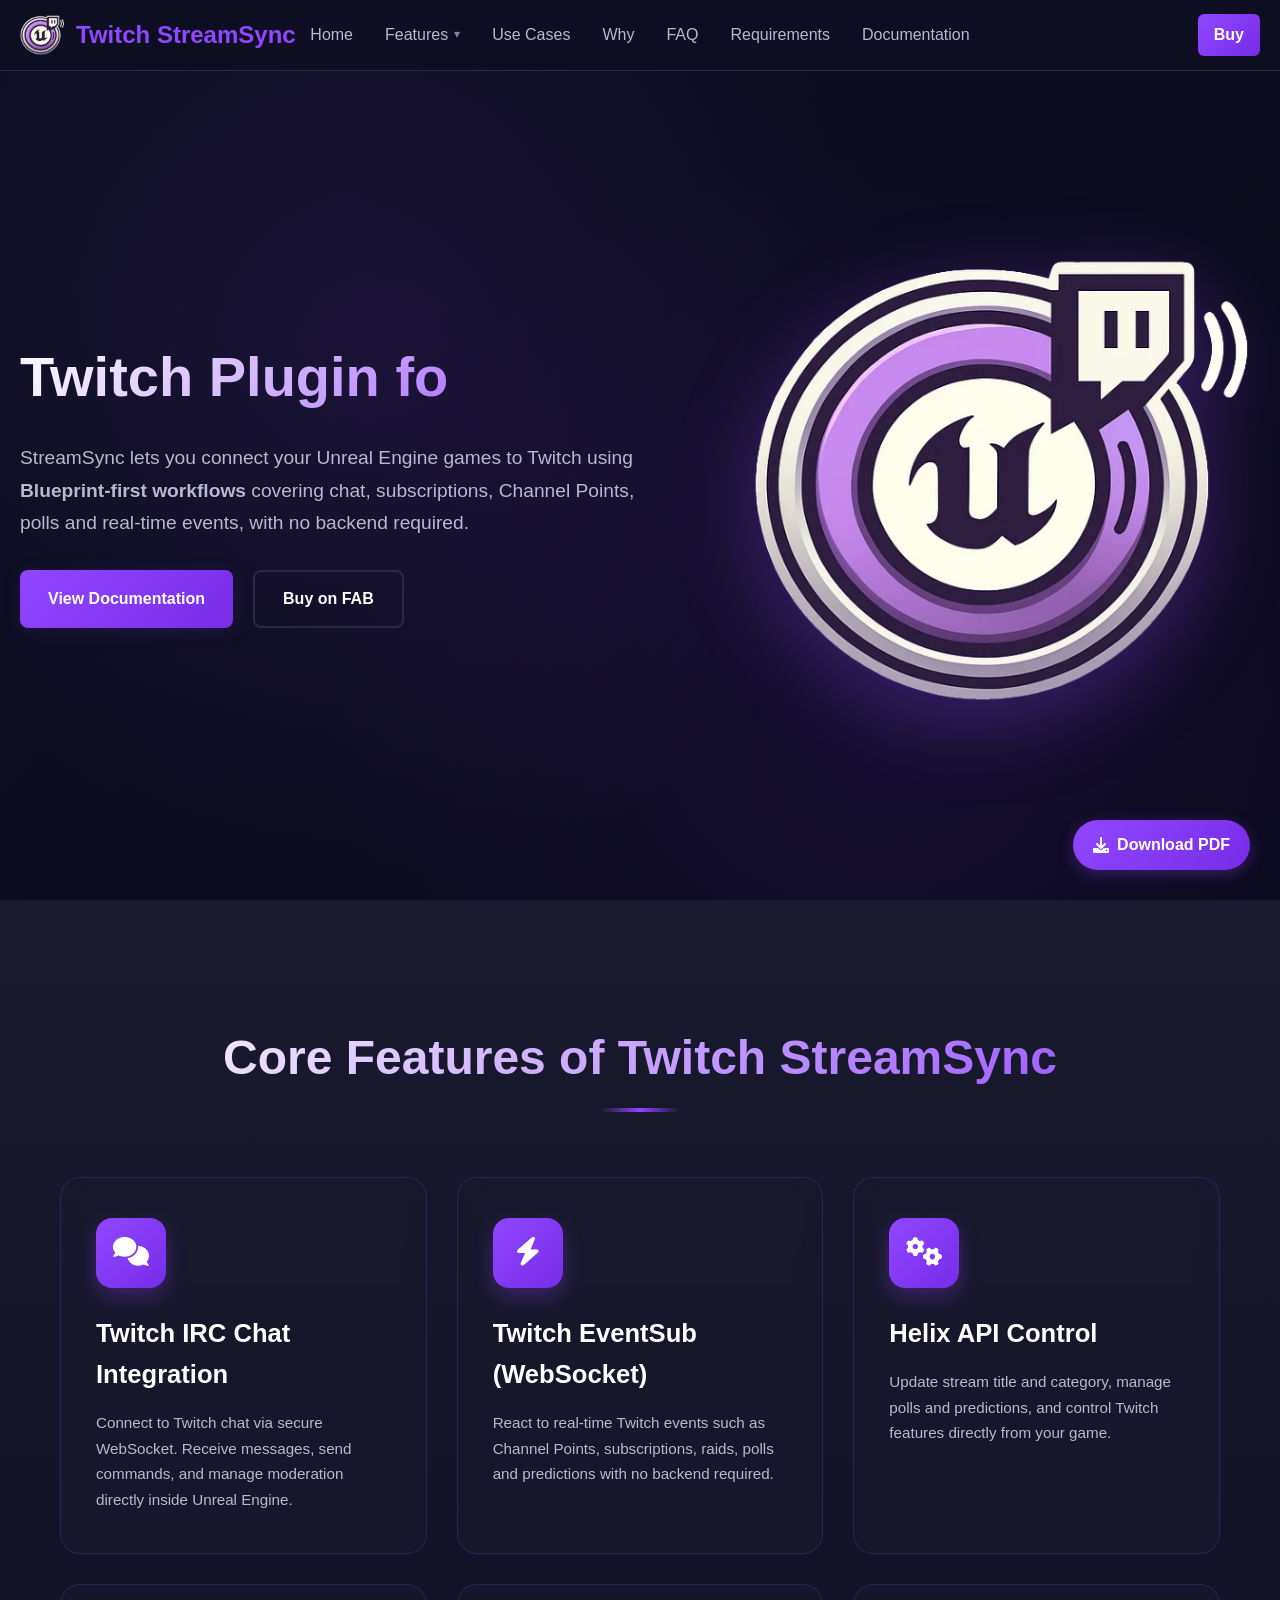
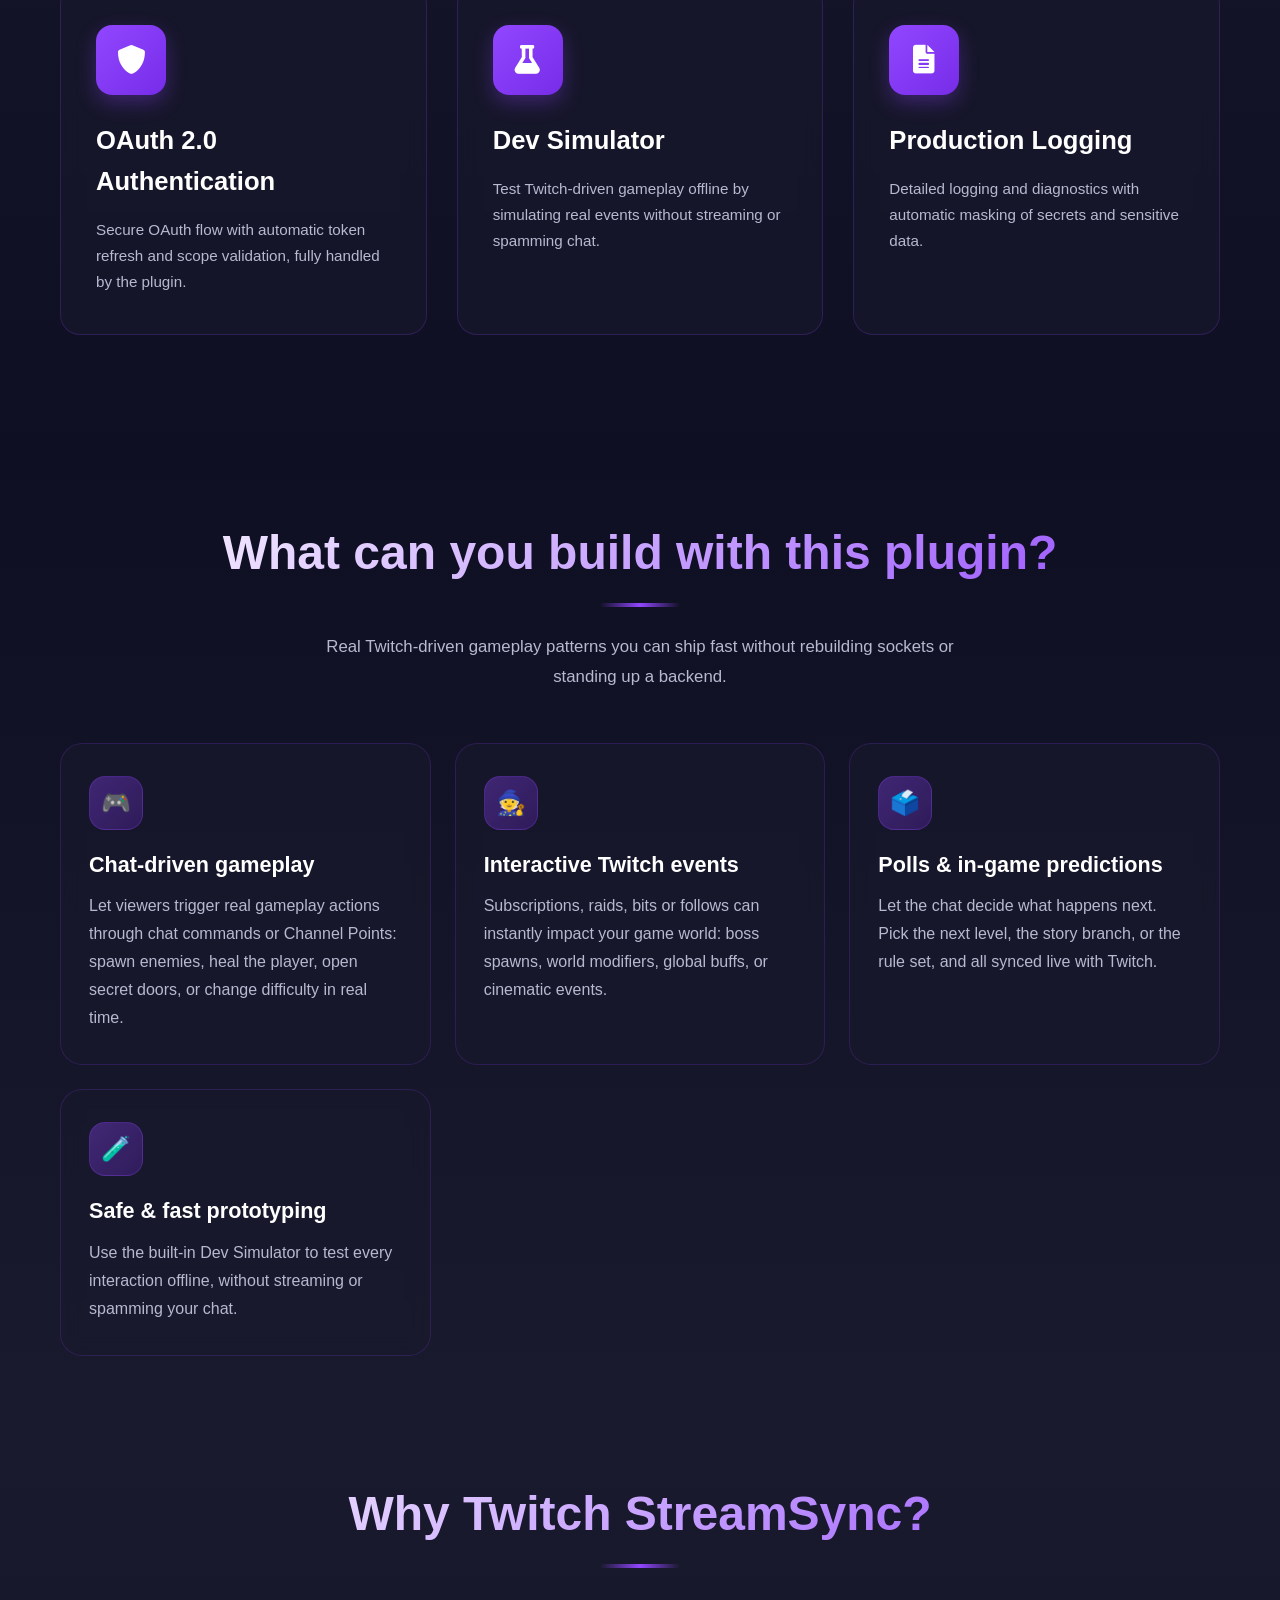
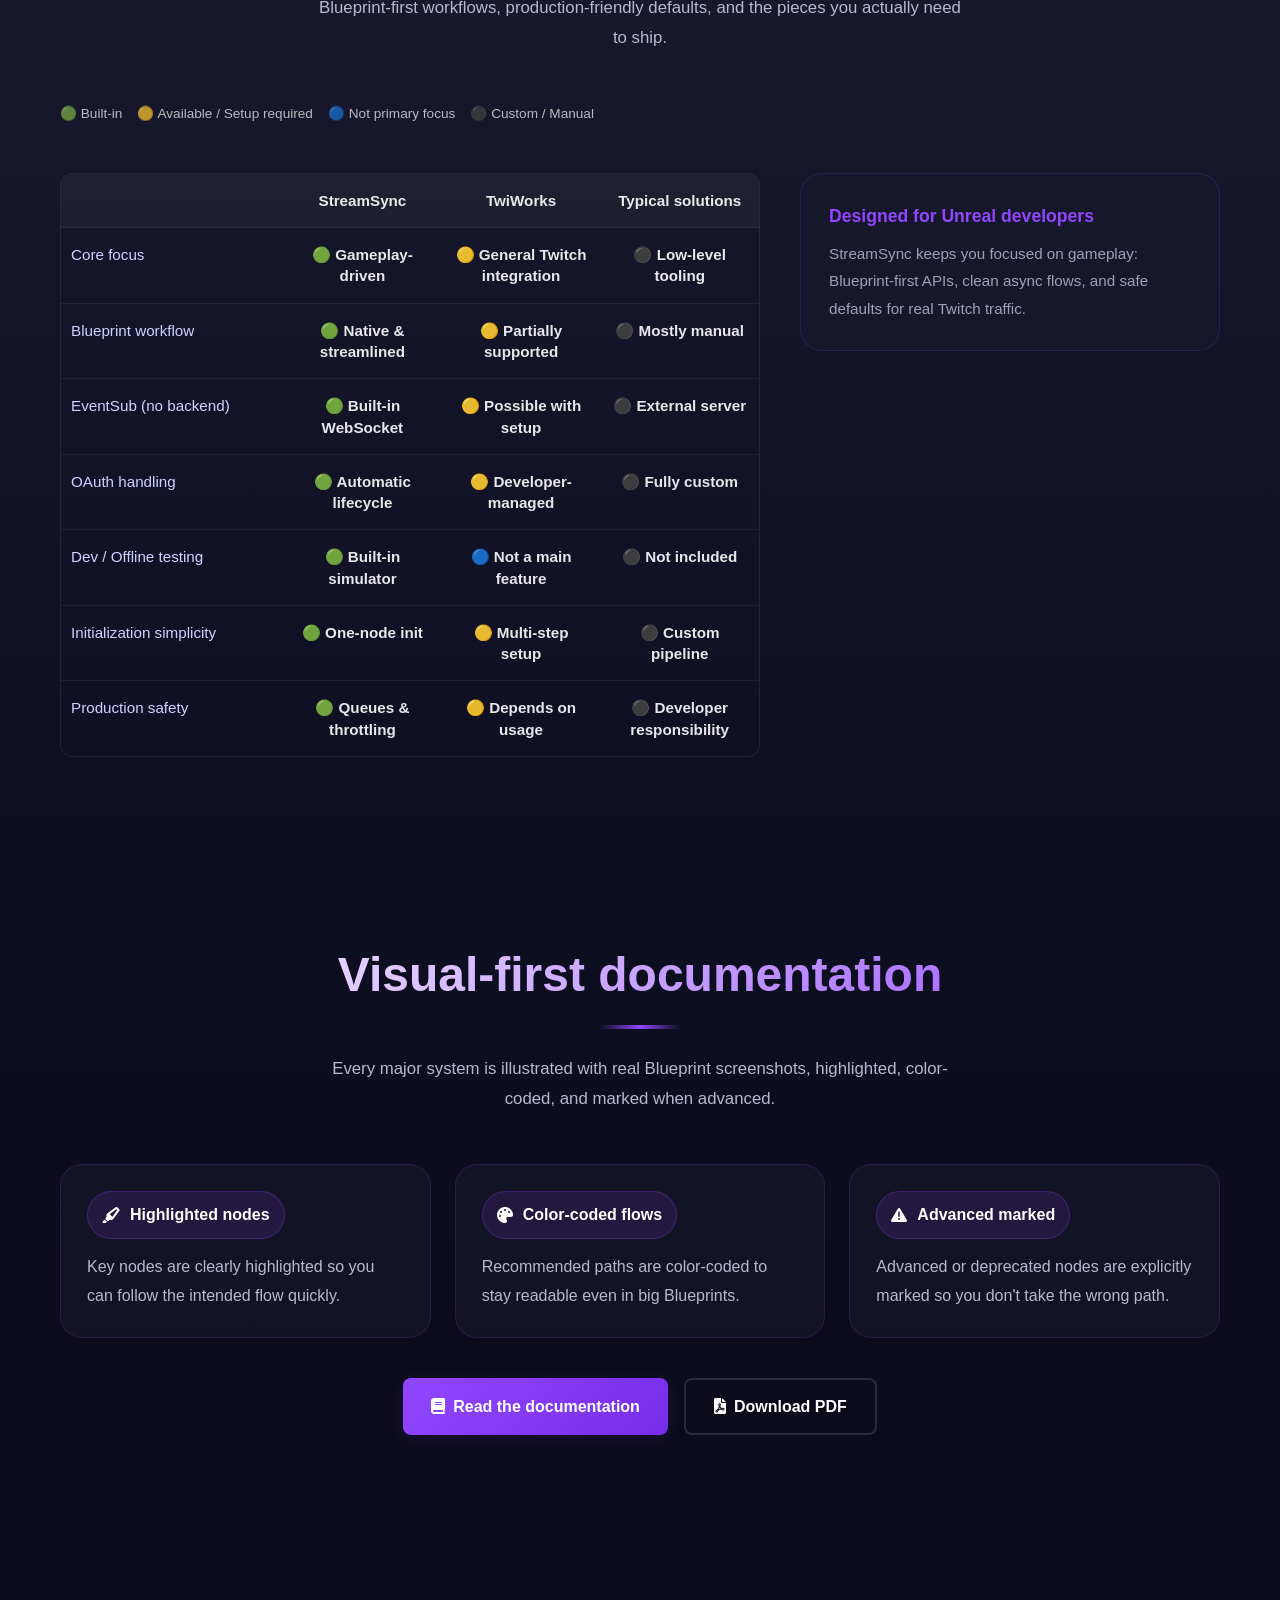
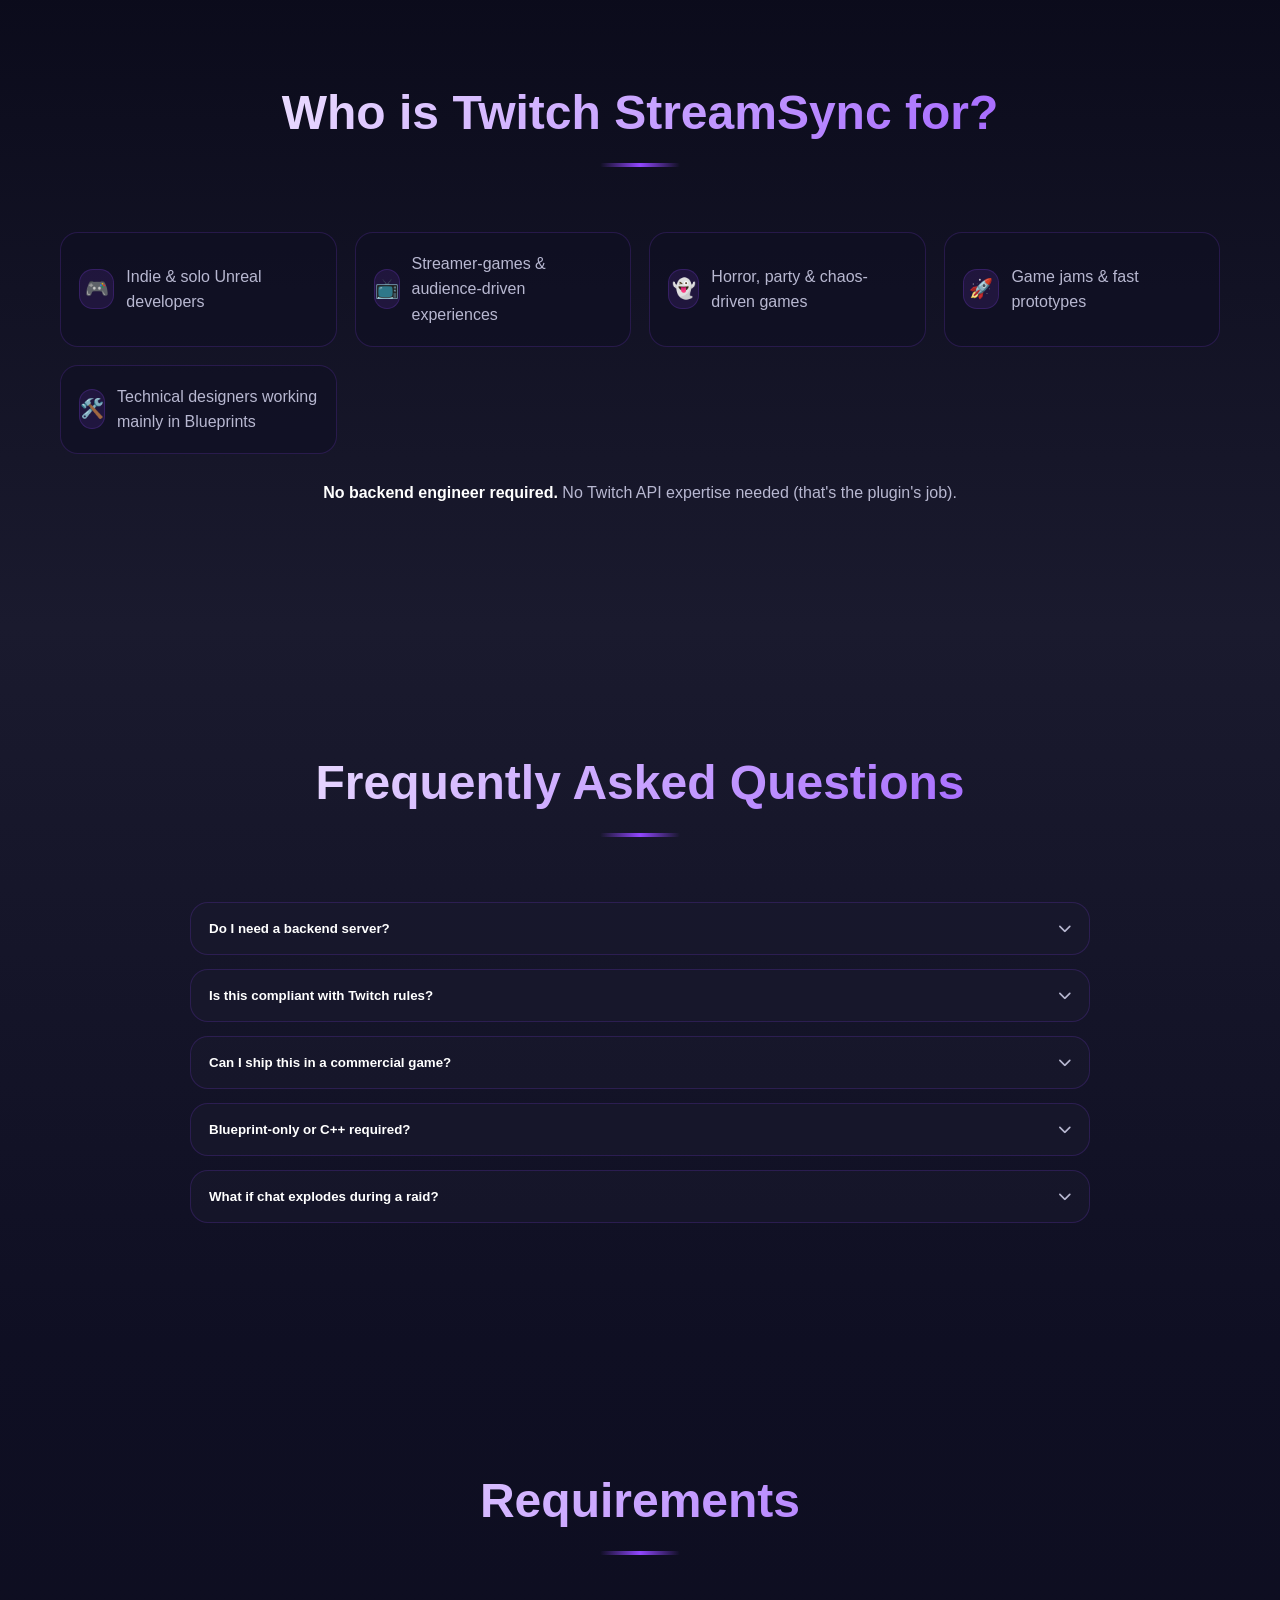
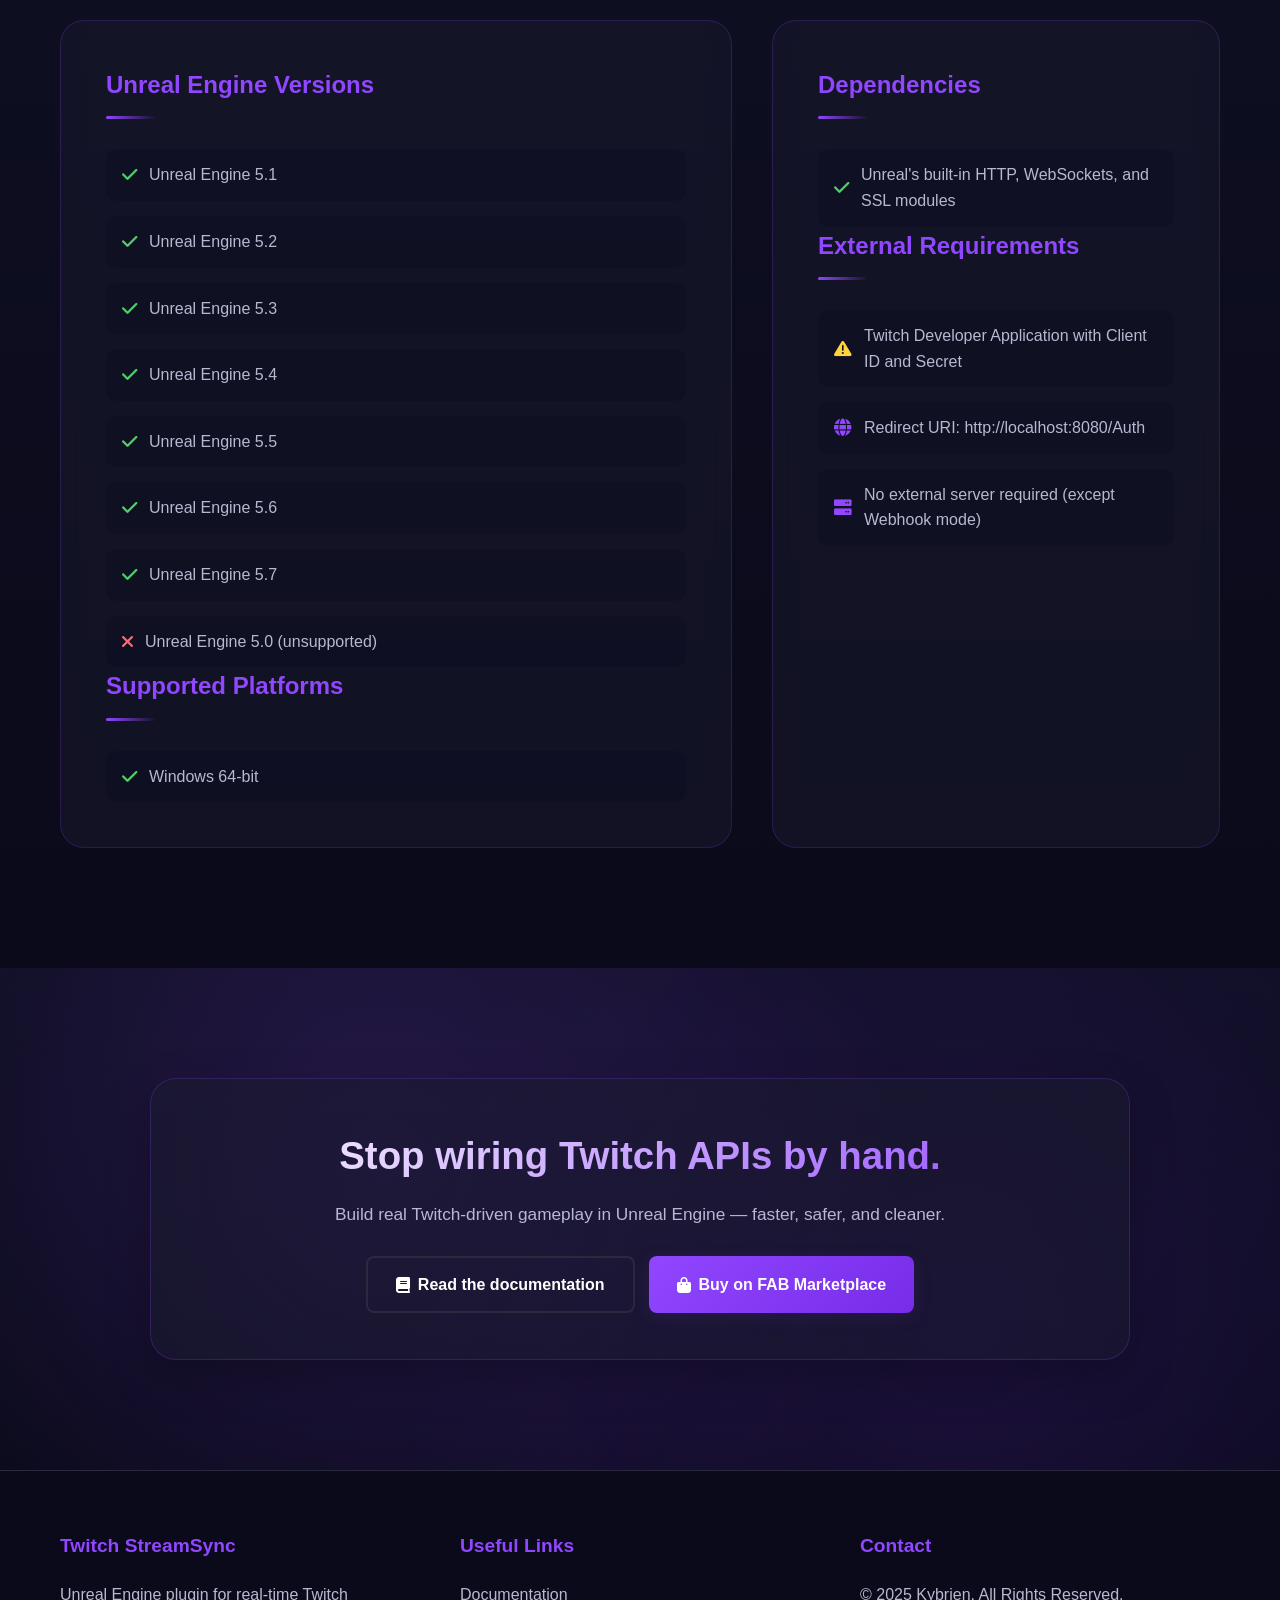
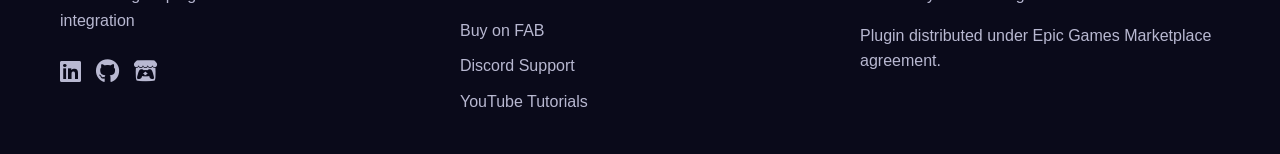
<file: Pages/index.html>
<!DOCTYPE html>
<html lang="en">
<head>
    <meta charset="UTF-8">

    <title>Twitch Plugin for Unreal Engine | StreamSync (Chat, EventSub, Blueprint)</title>

    <meta name="description"
          content="StreamSync is a production-ready Twitch plugin for Unreal Engine. Integrate Twitch chat, EventSub, Channel Points, polls and subscriptions directly in Blueprints - no backend required.">
    <meta name="viewport" content="width=device-width, initial-scale=1.0">

    <!-- SEO basics -->
    <meta name="robots" content="index, follow">
    <meta name="author" content="Kybrien">
    <link rel="canonical" href="https://your-domain.com/">

    <!-- Open Graph -->
    <meta property="og:title" content="Twitch Plugin for Unreal Engine - StreamSync">
    <meta property="og:description" content="Build real Twitch-driven gameplay in Unreal Engine using Blueprints. Chat, EventSub, Channel Points, and more.">
    <meta property="og:type" content="website">
    <meta property="og:image" content="LogoStreamSync.png">

    <!-- Styles -->
    <link rel="stylesheet" href="styles.css">
    <link rel="stylesheet" href="navbar.css">
    <link href="https://cdnjs.cloudflare.com/ajax/libs/font-awesome/6.0.0/css/all.min.css" rel="stylesheet">
</head>
<body>
    <a class="skip-link" href="#home">Skip to content</a>
    <div id="navbar-root"></div>
    <main>
        <!-- Hero Section -->
        <section id="home" class="hero">
            <div class="hero-content">
                <div class="hero-text">
                    <!-- SEO CRITICAL H1 -->
                    <h1>
                        Twitch Plugin for Unreal Engine - Real-Time Chat & EventSub Integration
                    </h1>
                    <p class="hero-subtitle">
                        StreamSync lets you connect your Unreal Engine games to Twitch using
                        <strong>Blueprint-first workflows</strong> covering chat, subscriptions,
                        Channel Points, polls and real-time events, with no backend required.
                    </p>
                    <div class="hero-buttons">
                        <a href="./documentation.html" class="btn btn-primary">View Documentation</a>
                        <a href="https://www.fab.com/listings/97e1b3d0-df12-41eb-89f4-3e4e54f28fc4"
                           target="_blank"
                           rel="noopener"
                           class="btn btn-secondary">Buy on FAB</a>
                    </div>
                </div>
                <div class="hero-image">
                    <div class="logo-container">
                        <img src="../Logo/LogoStreamSync.png"
                             alt="StreamSync Unreal Engine Twitch integration logo"
                             class="hero-logo">
                    </div>
                </div>
            </div>
        </section>

        <!-- Features Section -->
        <section id="features" class="features">
            <div class="container">
                <h2 class="section-title">Core Features of Twitch StreamSync</h2>

                <div class="features-grid">
                    <div class="feature-card">
                        <div class="feature-icon"><i class="fas fa-comments"></i></div>
                        <h3>Twitch IRC Chat Integration</h3>
                        <p>
                            Connect to Twitch chat via secure WebSocket. Receive messages,
                            send commands, and manage moderation directly inside Unreal Engine.
                        </p>
                    </div>
                    <div class="feature-card">
                        <div class="feature-icon"><i class="fas fa-bolt"></i></div>
                        <h3>Twitch EventSub (WebSocket)</h3>
                        <p>
                            React to real-time Twitch events such as Channel Points,
                            subscriptions, raids, polls and predictions with no backend required.
                        </p>
                    </div>
                    <div class="feature-card">
                        <div class="feature-icon"><i class="fas fa-cogs"></i></div>
                        <h3>Helix API Control</h3>
                        <p>
                            Update stream title and category, manage polls and predictions,
                            and control Twitch features directly from your game.
                        </p>
                    </div>
                    <div class="feature-card">
                        <div class="feature-icon"><i class="fas fa-shield-alt"></i></div>
                        <h3>OAuth 2.0 Authentication</h3>
                        <p>
                            Secure OAuth flow with automatic token refresh and
                            scope validation, fully handled by the plugin.
                        </p>
                    </div>
                    <div class="feature-card">
                        <div class="feature-icon"><i class="fas fa-flask"></i></div>
                        <h3>Dev Simulator</h3>
                        <p>
                            Test Twitch-driven gameplay offline by simulating
                            real events without streaming or spamming chat.
                        </p>
                    </div>
                    <div class="feature-card">
                        <div class="feature-icon"><i class="fas fa-file-alt"></i></div>
                        <h3>Production Logging</h3>
                        <p>
                            Detailed logging and diagnostics with automatic
                            masking of secrets and sensitive data.
                        </p>
                    </div>
                </div>
            </div>
        </section>

        <!-- Use Cases Section -->
        <section id="use-cases" class="use-cases">
            <div class="container">
                <h2 class="section-title">What can you build with this plugin?</h2>
                <p class="section-lead">Real Twitch-driven gameplay patterns you can ship fast without rebuilding sockets or standing up a backend.</p>

                <div class="uc-grid">
                    <div class="uc-card">
                        <div class="uc-icon">🎮</div>
                        <h3>Chat-driven gameplay</h3>
                        <p>Let viewers trigger real gameplay actions through chat commands or Channel Points: spawn enemies, heal the player, open secret doors, or change difficulty in real time.</p>
                    </div>
                    <div class="uc-card">
                        <div class="uc-icon">🧙</div>
                        <h3>Interactive Twitch events</h3>
                        <p>Subscriptions, raids, bits or follows can instantly impact your game world: boss spawns, world modifiers, global buffs, or cinematic events.</p>
                    </div>
                    <div class="uc-card">
                        <div class="uc-icon">🗳️</div>
                        <h3>Polls & in-game predictions</h3>
                        <p>Let the chat decide what happens next. Pick the next level, the story branch, or the rule set, and all synced live with Twitch.</p>
                    </div>
                    <div class="uc-card">
                        <div class="uc-icon">🧪</div>
                        <h3>Safe & fast prototyping</h3>
                        <p>Use the built-in Dev Simulator to test every interaction offline, without streaming or spamming your chat.</p>
                    </div>
                </div>
            </div>
        </section>

        <!-- Comparison / Why Section -->
        <section id="why" class="why">
        <div class="container">
            <h2 class="section-title">Why Twitch StreamSync?</h2>
            <p class="section-lead">
                Blueprint-first workflows, production-friendly defaults,
                and the pieces you actually need to ship.
            </p>

            <p class="compare-legend">
                🟢 Built-in &nbsp;&nbsp;
                🟡 Available / Setup required &nbsp;&nbsp;
                🔵 Not primary focus &nbsp;&nbsp;
                ⚫ Custom / Manual
            </p>

            <div class="compare-wrap">
                <div class="compare-table" role="table" aria-label="Twitch plugins comparison">
                    <div class="compare-row compare-header">
                        <div class="compare-cell"></div>
                        <div class="compare-cell">StreamSync</div>
                        <div class="compare-cell">TwiWorks</div>
                        <div class="compare-cell">Typical solutions</div>
                    </div>
                    <div class="compare-row">
                        <div class="compare-cell">Core focus</div>
                        <div class="compare-cell">🟢 Gameplay-driven</div>
                        <div class="compare-cell">🟡 General Twitch integration</div>
                        <div class="compare-cell">⚫ Low-level tooling</div>
                    </div>

                    <div class="compare-row">
                        <div class="compare-cell">Blueprint workflow</div>
                        <div class="compare-cell">🟢 Native & streamlined</div>
                        <div class="compare-cell">🟡 Partially supported</div>
                        <div class="compare-cell">⚫ Mostly manual</div>
                    </div>

                    <div class="compare-row">
                        <div class="compare-cell">EventSub (no backend)</div>
                        <div class="compare-cell">🟢 Built-in WebSocket</div>
                        <div class="compare-cell">🟡 Possible with setup</div>
                        <div class="compare-cell">⚫ External server</div>
                    </div>

                    <div class="compare-row">
                        <div class="compare-cell">OAuth handling</div>
                        <div class="compare-cell">🟢 Automatic lifecycle</div>
                        <div class="compare-cell">🟡 Developer-managed</div>
                        <div class="compare-cell">⚫ Fully custom</div>
                    </div>

                    <div class="compare-row">
                        <div class="compare-cell">Dev / Offline testing</div>
                        <div class="compare-cell">🟢 Built-in simulator</div>
                        <div class="compare-cell">🔵 Not a main feature</div>
                        <div class="compare-cell">⚫ Not included</div>
                    </div>

                    <div class="compare-row">
                        <div class="compare-cell">Initialization simplicity</div>
                        <div class="compare-cell">🟢 One-node init</div>
                        <div class="compare-cell">🟡 Multi-step setup</div>
                        <div class="compare-cell">⚫ Custom pipeline</div>
                    </div>

                    <div class="compare-row">
                        <div class="compare-cell">Production safety</div>
                        <div class="compare-cell">🟢 Queues & throttling</div>
                        <div class="compare-cell">🟡 Depends on usage</div>
                        <div class="compare-cell">⚫ Developer responsibility</div>
                    </div>

                </div>

                <div class="compare-note">
                    <h3>Designed for Unreal developers</h3>
                    <p>
                        StreamSync keeps you focused on gameplay:
                        Blueprint-first APIs, clean async flows,
                        and safe defaults for real Twitch traffic.
                    </p>
                </div>
            </div>
        </div>
        </section>

        <!-- Visual Docs Section -->
        <section id="visual-docs" class="visual-docs">
            <div class="container">
                <h2 class="section-title">Visual-first documentation</h2>
                <p class="section-lead">Every major system is illustrated with real Blueprint screenshots, highlighted, color-coded, and marked when advanced.</p>

                <div class="visual-grid">
                    <div class="visual-card">
                        <div class="visual-badge"><i class="fas fa-highlighter"></i> Highlighted nodes</div>
                        <p>Key nodes are clearly highlighted so you can follow the intended flow quickly.</p>
                    </div>
                    <div class="visual-card">
                        <div class="visual-badge"><i class="fas fa-palette"></i> Color-coded flows</div>
                        <p>Recommended paths are color-coded to stay readable even in big Blueprints.</p>
                    </div>
                    <div class="visual-card">
                        <div class="visual-badge"><i class="fas fa-triangle-exclamation"></i> Advanced marked</div>
                        <p>Advanced or deprecated nodes are explicitly marked so you don't take the wrong path.</p>
                    </div>
                </div>

                <div class="visual-cta">
                    <a href="documentation.html" class="btn btn-primary"><i class="fas fa-book"></i> Read the documentation</a>
                    <a href="TwitchStreamSyncDOC.pdf" download class="btn btn-secondary"><i class="fas fa-file-pdf"></i> Download PDF</a>
                </div>
            </div>
        </section>

        <!-- Who Is It For -->
        <section id="who" class="who">
            <div class="container">
                <h2 class="section-title">Who is Twitch StreamSync for?</h2>
                <div class="who-grid">
                    <div class="who-card"><span class="who-emoji">🎮</span><span>Indie & solo Unreal developers</span></div>
                    <div class="who-card"><span class="who-emoji">📺</span><span>Streamer-games & audience-driven experiences</span></div>
                    <div class="who-card"><span class="who-emoji">👻</span><span>Horror, party & chaos-driven games</span></div>
                    <div class="who-card"><span class="who-emoji">🚀</span><span>Game jams & fast prototypes</span></div>
                    <div class="who-card"><span class="who-emoji">🛠️</span><span>Technical designers working mainly in Blueprints</span></div>
                </div>

                <div class="who-foot">
                    <p><strong>No backend engineer required.</strong> No Twitch API expertise needed (that's the plugin's job).</p>
                </div>
            </div>
        </section>

        <!-- FAQ -->
        <section id="faq" class="faq">
            <div class="container">
                <h2 class="section-title">Frequently Asked Questions</h2>

                <div class="faq-list" data-accordion>
                    <div class="faq-item">
                        <button class="faq-q" type="button" aria-expanded="false">
                            <span>Do I need a backend server?</span>
                            <i class="fas fa-chevron-down"></i>
                        </button>
                        <div class="faq-a" hidden>
                            <p>Absolutely not. WebSocket EventSub works without any external server.</p>
                        </div>
                    </div>

                    <div class="faq-item">
                        <button class="faq-q" type="button" aria-expanded="false">
                            <span>Is this compliant with Twitch rules?</span>
                            <i class="fas fa-chevron-down"></i>
                        </button>
                        <div class="faq-a" hidden>
                            <p>Yes. StreamSync uses official Twitch APIs and respects rate limits and OAuth requirements.</p>
                        </div>
                    </div>

                    <div class="faq-item">
                        <button class="faq-q" type="button" aria-expanded="false">
                            <span>Can I ship this in a commercial game?</span>
                            <i class="fas fa-chevron-down"></i>
                        </button>
                        <div class="faq-a" hidden>
                            <p>Yes. The plugin is designed for production use.</p>
                        </div>
                    </div>

                    <div class="faq-item">
                        <button class="faq-q" type="button" aria-expanded="false">
                            <span>Blueprint-only or C++ required?</span>
                            <i class="fas fa-chevron-down"></i>
                        </button>
                        <div class="faq-a" hidden>
                            <p>Fully usable in Blueprints. Optional C++ helpers are included but not recommended.</p>
                        </div>
                    </div>

                    <div class="faq-item">
                        <button class="faq-q" type="button" aria-expanded="false">
                            <span>What if chat explodes during a raid?</span>
                            <i class="fas fa-chevron-down"></i>
                        </button>
                        <div class="faq-a" hidden>
                            <p>Built-in message queueing and throttling protect your FPS.</p>
                        </div>
                    </div>
                </div>
            </div>
        </section>
        <!-- Requirements Section -->
        <section id="requirements" class="requirements">
            <div class="container">
                <h2 class="section-title" >Requirements</h2>
                <div class="requirements-content">
                    <div class="requirements-left">
                        <h3 >Unreal Engine Versions</h3>
                        <ul class="req-list">
                            <li><i class="fas fa-check"></i> Unreal Engine 5.1</li>
                            <li><i class="fas fa-check"></i> Unreal Engine 5.2</li>
                            <li><i class="fas fa-check"></i> Unreal Engine 5.3</li>
                            <li><i class="fas fa-check"></i> Unreal Engine 5.4</li>
                            <li><i class="fas fa-check"></i> Unreal Engine 5.5</li>
                            <li><i class="fas fa-check"></i> Unreal Engine 5.6</li>
                            <li><i class="fas fa-check"></i> Unreal Engine 5.7</li>
                            <li><i class="fas fa-times"></i> Unreal Engine 5.0 (unsupported)</li>
                        </ul>

                        <h3 >Supported Platforms</h3>
                        <ul class="req-list">
                            <li><i class="fas fa-check"></i> Windows 64-bit</li>
                        </ul>
                    </div>
                    <div class="requirements-right">
                        <h3 >Dependencies</h3>
                        <ul class="req-list">
                            <li><i class="fas fa-check"></i> Unreal's built-in HTTP, WebSockets, and SSL modules</li>
                        </ul>

                        <h3 >External Requirements</h3>
                        <ul class="req-list">
                            <li><i class="fas fa-exclamation-triangle"></i> Twitch Developer Application with Client ID and Secret</li>
                            <li><i class="fas fa-globe"></i> Redirect URI: http://localhost:8080/Auth</li>
                            <li><i class="fas fa-server"></i> No external server required (except Webhook mode)</li>
                        </ul>
                    </div>
                </div>
            </div>
        </section>
        <!-- Final CTA -->
        <section class="final-cta">
            <div class="container">
                <div class="final-cta-card">
                    <h2>Stop wiring Twitch APIs by hand.</h2>
                    <p>Build real Twitch-driven gameplay in Unreal Engine — faster, safer, and cleaner.</p>
                    <div class="final-cta-actions">
                        <a href="documentation.html" class="btn btn-secondary"><i class="fas fa-book"></i> Read the documentation</a>
                        <a href="https://www.fab.com/listings/97e1b3d0-df12-41eb-89f4-3e4e54f28fc4" target="_blank" class="btn btn-primary"><i class="fas fa-bag-shopping"></i> Buy on FAB Marketplace</a>
                    </div>
                </div>
            </div>
        </section>
        <!-- Footer -->
        <footer class="footer">
            <div class="container">
                <div class="footer-content">
                    <div class="footer-section">
                        <h3>Twitch StreamSync</h3>
                        <p >Unreal Engine plugin for real-time Twitch integration</p>
                        <div class="social-links">
                            <a href="https://www.linkedin.com/in/adrien-patte/" target="_blank"><i class="fab fa-linkedin"></i></a>
                            <a href="https://github.com/Kybrien" target="_blank"><i class="fab fa-github"></i></a>
                            <a href="https://kybrien.itch.io" target="_blank"><i class="fab fa-itch-io"></i></a>
                        </div>
                    </div>
                    <div class="footer-section">
                        <h3 >Useful Links</h3>
                        <ul>
                            <li><a href="documentation.html" >Documentation</a></li>
                            <li><a href="https://www.fab.com/listings/97e1b3d0-df12-41eb-89f4-3e4e54f28fc4" target="_blank" >Buy on FAB</a></li>
                            <li><a href="https://discord.gg/BwhyxQAAUn" target="_blank">Discord Support</a></li>
                            <li><a href="https://www.youtube.com/@AdriensDiscoveries" target="_blank">YouTube Tutorials</a></li>
                        </ul>
                    </div>
                    <div class="footer-section">
                        <h3 >Contact</h3>
                        <p >© 2025 Kybrien. All Rights Reserved.</p>
                        <p >Plugin distributed under Epic Games Marketplace agreement.</p>
                    </div>
                </div>
            </div>
        </footer>
    </main>
    <!-- Floating Download Button -->
    <a href="TwitchStreamSyncDOC.pdf" download class="download-btn">
        <i class="fas fa-download"></i>
        <span >Download PDF</span>
    </a>
    <script>
    fetch("navbar.html")
        .then(res => res.text())
        .then(html => {
            document.getElementById("navbar-root").innerHTML = html;
        });
    </script>
    <script src="script.js"></script>
</body>
</html>
</file>
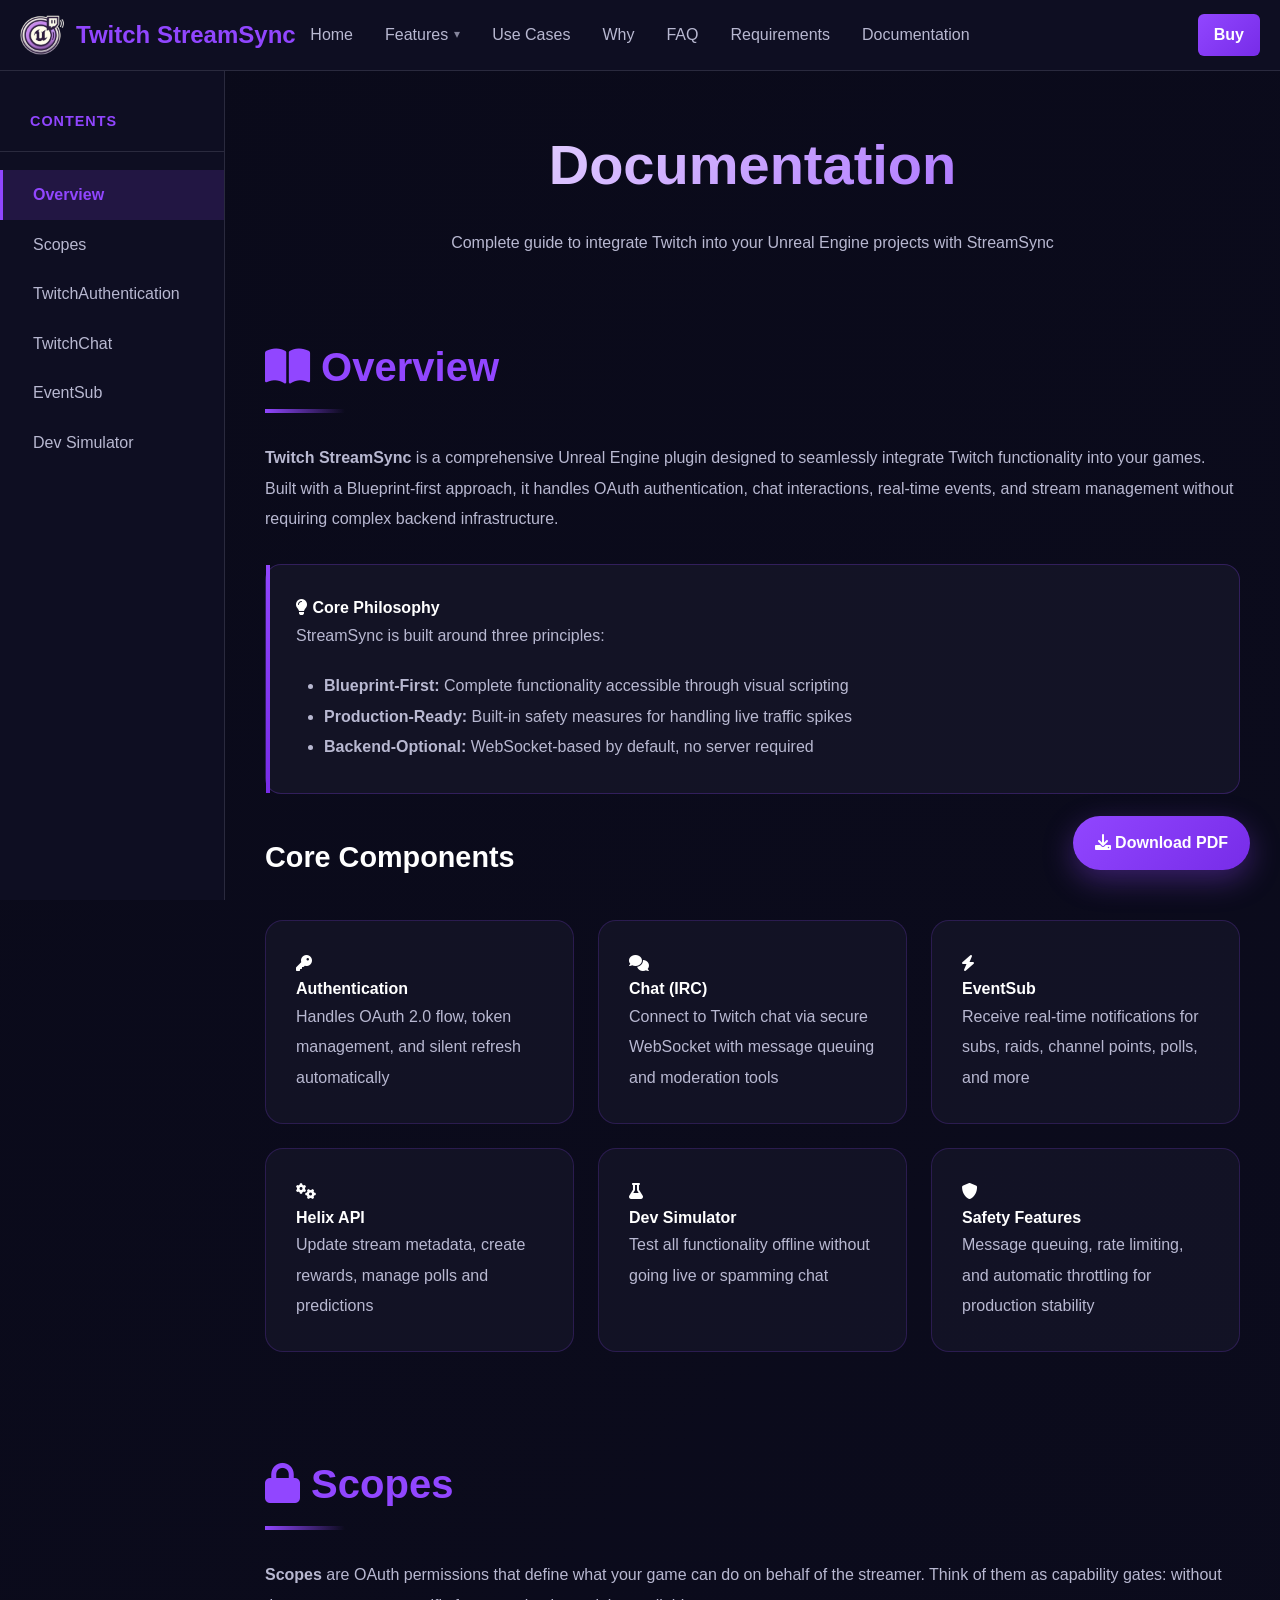
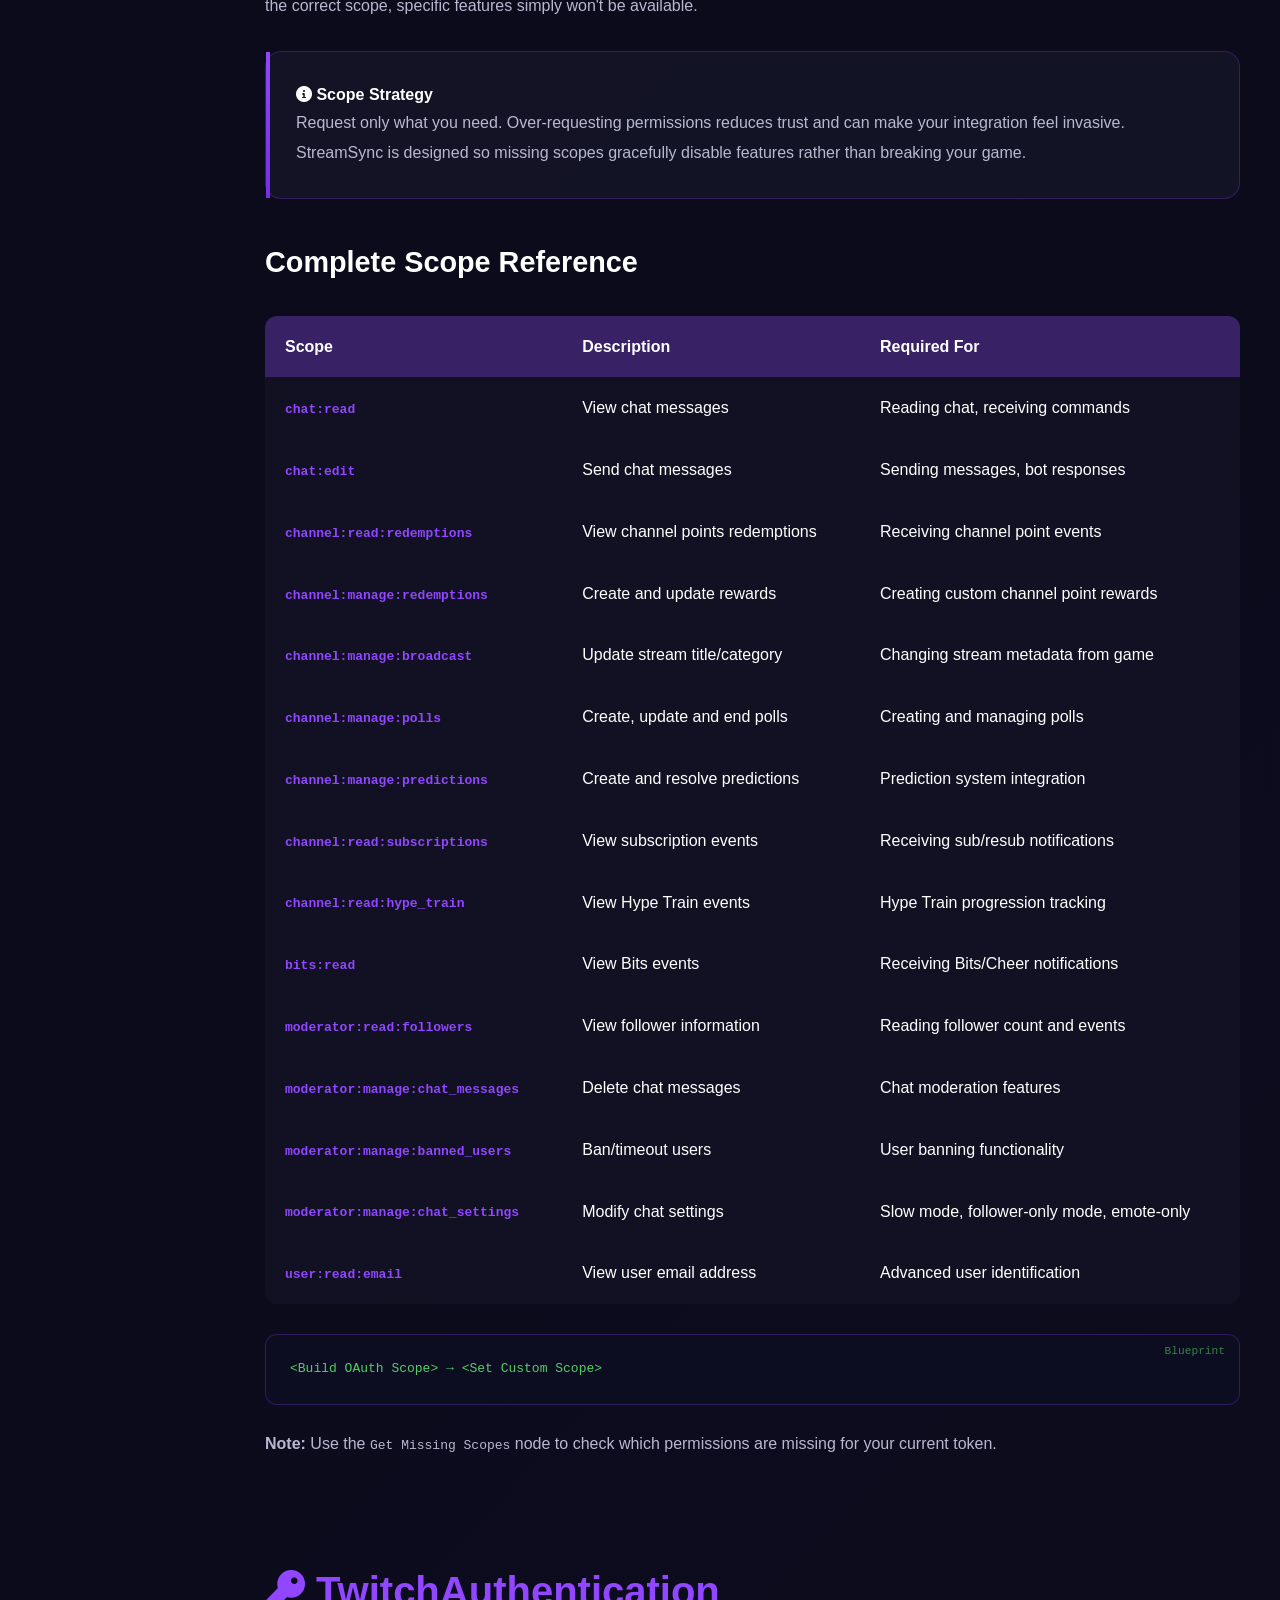
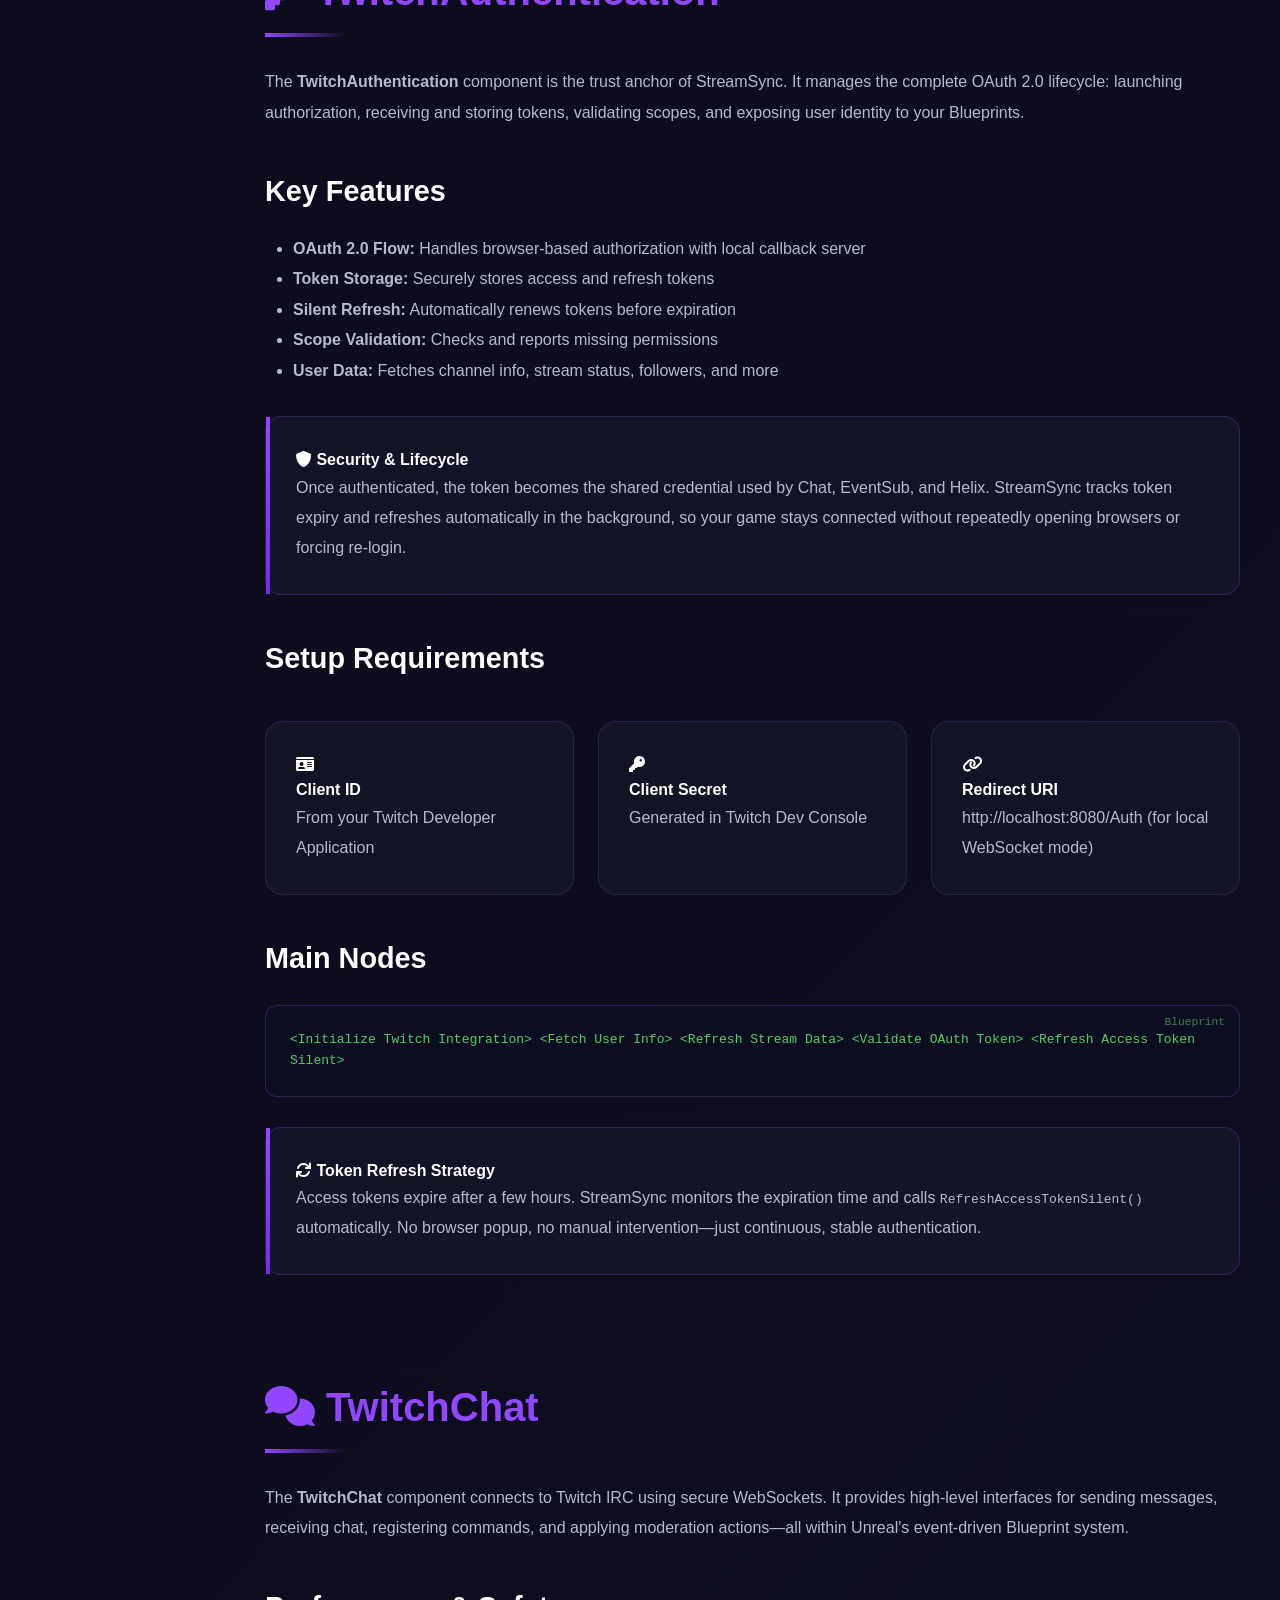
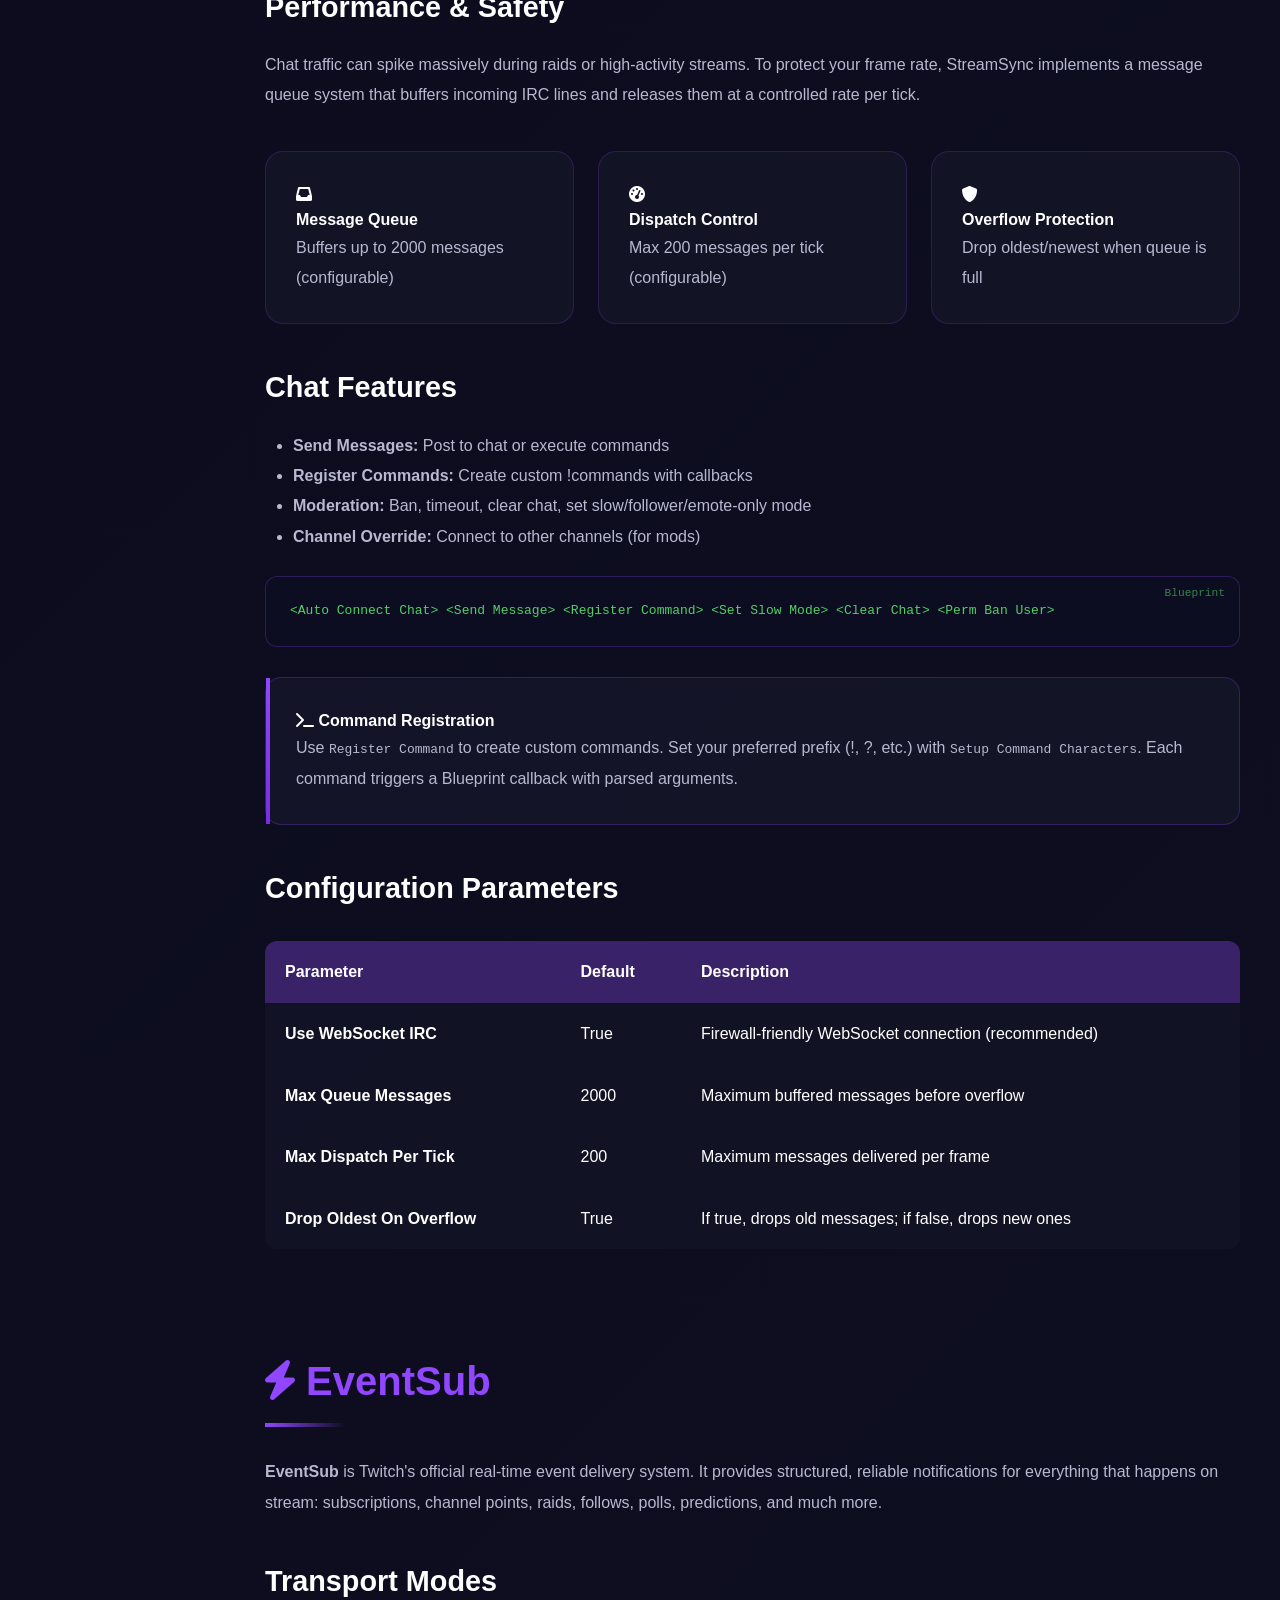
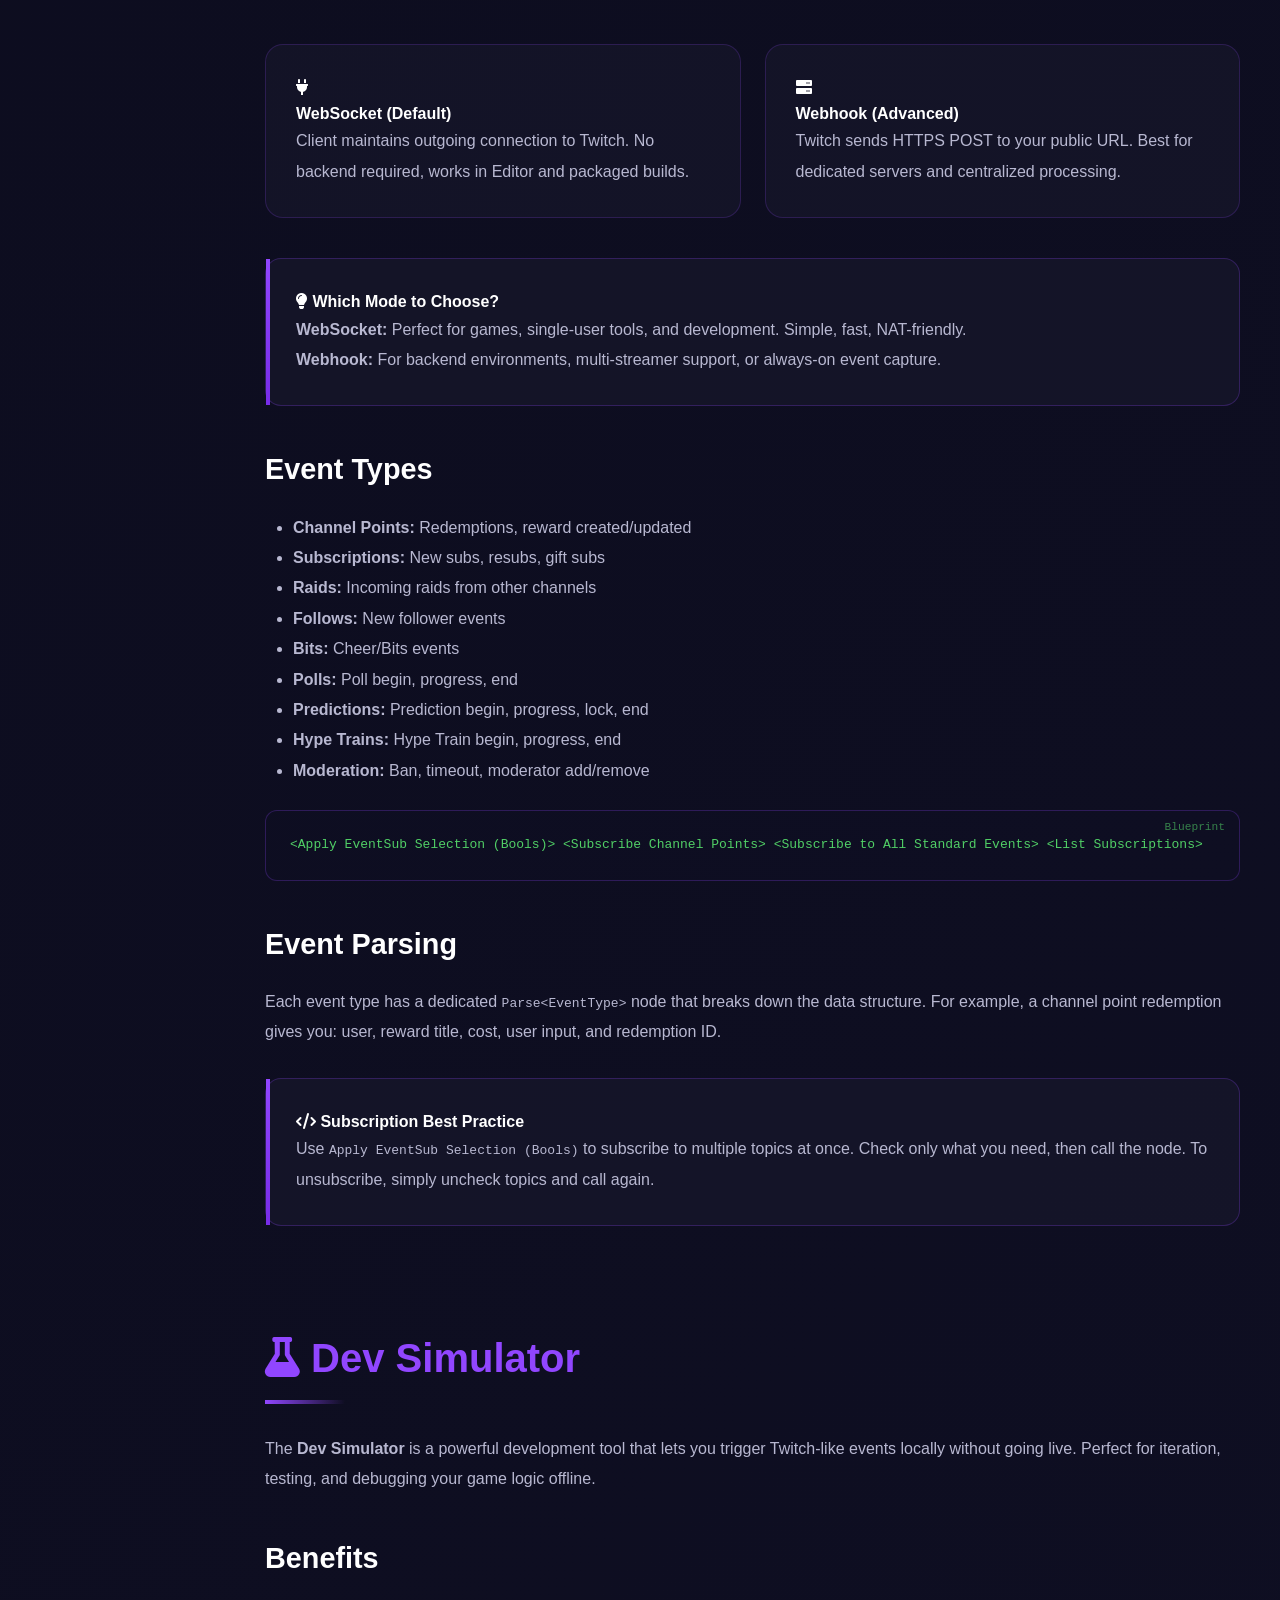
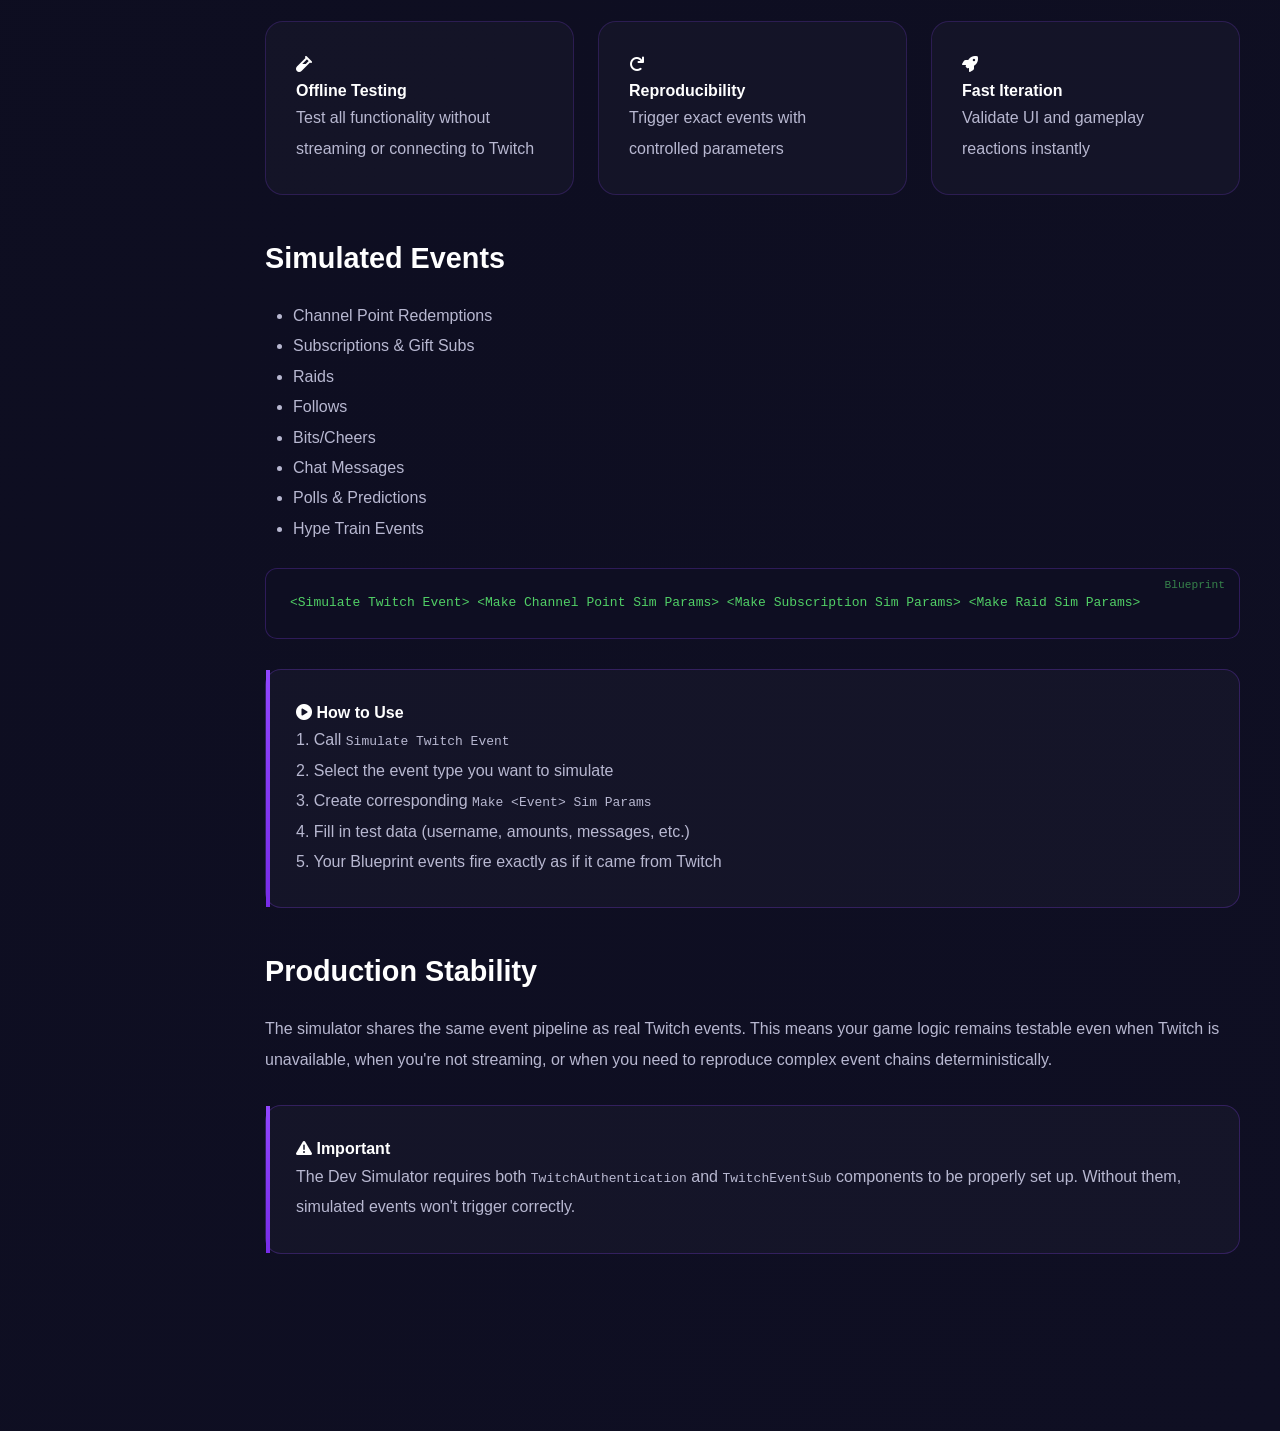
<file: Pages/documentation.html>
<!DOCTYPE html>
<html lang="en">
<head>
    <meta charset="UTF-8">
    <meta name="viewport" content="width=device-width, initial-scale=1.0">
    <title>Twitch StreamSync - Documentation</title>
    <link rel="stylesheet" href="documentation.css">
    <link rel="stylesheet" href="navbar.css">
    <link href="https://cdnjs.cloudflare.com/ajax/libs/font-awesome/6.0.0/css/all.min.css" rel="stylesheet">
</head>
<body>
    <!-- Navigation -->
    <div id="navbar-root"></div>
    <!-- Sidebar TOC -->
    <aside class="doc-sidebar" id="docSidebar">
      <h3 class="doc-sidebar-title">Contents</h3>
      <ul class="doc-sidebar-menu">
        <li><a class="doc-sidebar-link active" href="#overview">Overview</a></li>
        <li><a class="doc-sidebar-link" href="#scopes">Scopes</a></li>
        <li><a class="doc-sidebar-link" href="#authentication">TwitchAuthentication</a></li>
        <li><a class="doc-sidebar-link" href="#chat">TwitchChat</a></li>
        <li><a class="doc-sidebar-link" href="#eventsub">EventSub</a></li>
        <li><a class="doc-sidebar-link" href="#devsim">Dev Simulator</a></li>
      </ul>
    </aside>

    <!-- Main Content -->
    <main class="doc-content">
        <!-- Header -->
        <div class="doc-header">
            <h1>Documentation</h1>
            <p>Complete guide to integrate Twitch into your Unreal Engine projects with StreamSync</p>
        </div>

        <!-- Overview Section -->
        <section id="overview" class="doc-section">
            <h2><i class="fas fa-book-open"></i> Overview</h2>
            <p>
                <strong>Twitch StreamSync</strong> is a comprehensive Unreal Engine plugin designed to seamlessly integrate Twitch functionality into your games. Built with a Blueprint-first approach, it handles OAuth authentication, chat interactions, real-time events, and stream management without requiring complex backend infrastructure.
            </p>

            <div class="info-card">
                <h4><i class="fas fa-lightbulb"></i> Core Philosophy</h4>
                <p>StreamSync is built around three principles:</p>
                <ul>
                    <li><strong>Blueprint-First:</strong> Complete functionality accessible through visual scripting</li>
                    <li><strong>Production-Ready:</strong> Built-in safety measures for handling live traffic spikes</li>
                    <li><strong>Backend-Optional:</strong> WebSocket-based by default, no server required</li>
                </ul>
            </div>

            <h3>Core Components</h3>
            <div class="feature-grid">
                <div class="feature-item">
                    <div class="feature-icon">
                        <i class="fas fa-key"></i>
                    </div>
                    <h4>Authentication</h4>
                    <p>Handles OAuth 2.0 flow, token management, and silent refresh automatically</p>
                </div>
                <div class="feature-item">
                    <div class="feature-icon">
                        <i class="fas fa-comments"></i>
                    </div>
                    <h4>Chat (IRC)</h4>
                    <p>Connect to Twitch chat via secure WebSocket with message queuing and moderation tools</p>
                </div>
                <div class="feature-item">
                    <div class="feature-icon">
                        <i class="fas fa-bolt"></i>
                    </div>
                    <h4>EventSub</h4>
                    <p>Receive real-time notifications for subs, raids, channel points, polls, and more</p>
                </div>
                <div class="feature-item">
                    <div class="feature-icon">
                        <i class="fas fa-cogs"></i>
                    </div>
                    <h4>Helix API</h4>
                    <p>Update stream metadata, create rewards, manage polls and predictions</p>
                </div>
                <div class="feature-item">
                    <div class="feature-icon">
                        <i class="fas fa-flask"></i>
                    </div>
                    <h4>Dev Simulator</h4>
                    <p>Test all functionality offline without going live or spamming chat</p>
                </div>
                <div class="feature-item">
                    <div class="feature-icon">
                        <i class="fas fa-shield-alt"></i>
                    </div>
                    <h4>Safety Features</h4>
                    <p>Message queuing, rate limiting, and automatic throttling for production stability</p>
                </div>
            </div>
        </section>

        <!-- Scopes Section -->
        <section id="scopes" class="doc-section">
            <h2><i class="fas fa-lock"></i> Scopes</h2>
            <p>
                <strong>Scopes</strong> are OAuth permissions that define what your game can do on behalf of the streamer. Think of them as capability gates: without the correct scope, specific features simply won't be available.
            </p>

            <div class="info-card">
                <h4><i class="fas fa-info-circle"></i> Scope Strategy</h4>
                <p>
                    Request only what you need. Over-requesting permissions reduces trust and can make your integration feel invasive. StreamSync is designed so missing scopes gracefully disable features rather than breaking your game.
                </p>
            </div>

            <h3>Complete Scope Reference</h3>
            <table class="scope-table">
                <thead>
                    <tr>
                        <th>Scope</th>
                        <th>Description</th>
                        <th>Required For</th>
                    </tr>
                </thead>
                <tbody>
                    <tr>
                        <td><span class="scope-name">chat:read</span></td>
                        <td>View chat messages</td>
                        <td>Reading chat, receiving commands</td>
                    </tr>
                    <tr>
                        <td><span class="scope-name">chat:edit</span></td>
                        <td>Send chat messages</td>
                        <td>Sending messages, bot responses</td>
                    </tr>
                    <tr>
                        <td><span class="scope-name">channel:read:redemptions</span></td>
                        <td>View channel points redemptions</td>
                        <td>Receiving channel point events</td>
                    </tr>
                    <tr>
                        <td><span class="scope-name">channel:manage:redemptions</span></td>
                        <td>Create and update rewards</td>
                        <td>Creating custom channel point rewards</td>
                    </tr>
                    <tr>
                        <td><span class="scope-name">channel:manage:broadcast</span></td>
                        <td>Update stream title/category</td>
                        <td>Changing stream metadata from game</td>
                    </tr>
                    <tr>
                        <td><span class="scope-name">channel:manage:polls</span></td>
                        <td>Create, update and end polls</td>
                        <td>Creating and managing polls</td>
                    </tr>
                    <tr>
                        <td><span class="scope-name">channel:manage:predictions</span></td>
                        <td>Create and resolve predictions</td>
                        <td>Prediction system integration</td>
                    </tr>
                    <tr>
                        <td><span class="scope-name">channel:read:subscriptions</span></td>
                        <td>View subscription events</td>
                        <td>Receiving sub/resub notifications</td>
                    </tr>
                    <tr>
                        <td><span class="scope-name">channel:read:hype_train</span></td>
                        <td>View Hype Train events</td>
                        <td>Hype Train progression tracking</td>
                    </tr>
                    <tr>
                        <td><span class="scope-name">bits:read</span></td>
                        <td>View Bits events</td>
                        <td>Receiving Bits/Cheer notifications</td>
                    </tr>
                    <tr>
                        <td><span class="scope-name">moderator:read:followers</span></td>
                        <td>View follower information</td>
                        <td>Reading follower count and events</td>
                    </tr>
                    <tr>
                        <td><span class="scope-name">moderator:manage:chat_messages</span></td>
                        <td>Delete chat messages</td>
                        <td>Chat moderation features</td>
                    </tr>
                    <tr>
                        <td><span class="scope-name">moderator:manage:banned_users</span></td>
                        <td>Ban/timeout users</td>
                        <td>User banning functionality</td>
                    </tr>
                    <tr>
                        <td><span class="scope-name">moderator:manage:chat_settings</span></td>
                        <td>Modify chat settings</td>
                        <td>Slow mode, follower-only mode, emote-only</td>
                    </tr>
                    <tr>
                        <td><span class="scope-name">user:read:email</span></td>
                        <td>View user email address</td>
                        <td>Advanced user identification</td>
                    </tr>
                </tbody>
            </table>

            <div class="code-block">
                &lt;Build OAuth Scope&gt; → &lt;Set Custom Scope&gt;
            </div>

            <p><strong>Note:</strong> Use the <code>Get Missing Scopes</code> node to check which permissions are missing for your current token.</p>
        </section>

        <!-- Authentication Section -->
        <section id="authentication" class="doc-section">
            <h2><i class="fas fa-key"></i> TwitchAuthentication</h2>
            <p>
                The <strong>TwitchAuthentication</strong> component is the trust anchor of StreamSync. It manages the complete OAuth 2.0 lifecycle: launching authorization, receiving and storing tokens, validating scopes, and exposing user identity to your Blueprints.
            </p>

            <h3>Key Features</h3>
            <ul>
                <li><strong>OAuth 2.0 Flow:</strong> Handles browser-based authorization with local callback server</li>
                <li><strong>Token Storage:</strong> Securely stores access and refresh tokens</li>
                <li><strong>Silent Refresh:</strong> Automatically renews tokens before expiration</li>
                <li><strong>Scope Validation:</strong> Checks and reports missing permissions</li>
                <li><strong>User Data:</strong> Fetches channel info, stream status, followers, and more</li>
            </ul>

            <div class="info-card">
                <h4><i class="fas fa-shield-alt"></i> Security & Lifecycle</h4>
                <p>
                    Once authenticated, the token becomes the shared credential used by Chat, EventSub, and Helix. StreamSync tracks token expiry and refreshes automatically in the background, so your game stays connected without repeatedly opening browsers or forcing re-login.
                </p>
            </div>

            <h3>Setup Requirements</h3>
            <div class="feature-grid">
                <div class="feature-item">
                    <div class="feature-icon">
                        <i class="fas fa-id-card"></i>
                    </div>
                    <h4>Client ID</h4>
                    <p>From your Twitch Developer Application</p>
                </div>
                <div class="feature-item">
                    <div class="feature-icon">
                        <i class="fas fa-key"></i>
                    </div>
                    <h4>Client Secret</h4>
                    <p>Generated in Twitch Dev Console</p>
                </div>
                <div class="feature-item">
                    <div class="feature-icon">
                        <i class="fas fa-link"></i>
                    </div>
                    <h4>Redirect URI</h4>
                    <p>http://localhost:8080/Auth (for local WebSocket mode)</p>
                </div>
            </div>

            <h3>Main Nodes</h3>
            <div class="code-block">
                &lt;Initialize Twitch Integration&gt;
                &lt;Fetch User Info&gt;
                &lt;Refresh Stream Data&gt;
                &lt;Validate OAuth Token&gt;
                &lt;Refresh Access Token Silent&gt;
            </div>

            <div class="info-card">
                <h4><i class="fas fa-sync"></i> Token Refresh Strategy</h4>
                <p>
                    Access tokens expire after a few hours. StreamSync monitors the expiration time and calls <code>RefreshAccessTokenSilent()</code> automatically. No browser popup, no manual intervention—just continuous, stable authentication.
                </p>
            </div>
        </section>

        <!-- Chat Section -->
        <section id="chat" class="doc-section">
            <h2><i class="fas fa-comments"></i> TwitchChat</h2>
            <p>
                The <strong>TwitchChat</strong> component connects to Twitch IRC using secure WebSockets. It provides high-level interfaces for sending messages, receiving chat, registering commands, and applying moderation actions—all within Unreal's event-driven Blueprint system.
            </p>

            <h3>Performance & Safety</h3>
            <p>
                Chat traffic can spike massively during raids or high-activity streams. To protect your frame rate, StreamSync implements a message queue system that buffers incoming IRC lines and releases them at a controlled rate per tick.
            </p>

            <div class="feature-grid">
                <div class="feature-item">
                    <div class="feature-icon">
                        <i class="fas fa-inbox"></i>
                    </div>
                    <h4>Message Queue</h4>
                    <p>Buffers up to 2000 messages (configurable)</p>
                </div>
                <div class="feature-item">
                    <div class="feature-icon">
                        <i class="fas fa-tachometer-alt"></i>
                    </div>
                    <h4>Dispatch Control</h4>
                    <p>Max 200 messages per tick (configurable)</p>
                </div>
                <div class="feature-item">
                    <div class="feature-icon">
                        <i class="fas fa-shield-alt"></i>
                    </div>
                    <h4>Overflow Protection</h4>
                    <p>Drop oldest/newest when queue is full</p>
                </div>
            </div>

            <h3>Chat Features</h3>
            <ul>
                <li><strong>Send Messages:</strong> Post to chat or execute commands</li>
                <li><strong>Register Commands:</strong> Create custom !commands with callbacks</li>
                <li><strong>Moderation:</strong> Ban, timeout, clear chat, set slow/follower/emote-only mode</li>
                <li><strong>Channel Override:</strong> Connect to other channels (for mods)</li>
            </ul>

            <div class="code-block">
                &lt;Auto Connect Chat&gt;
                &lt;Send Message&gt;
                &lt;Register Command&gt;
                &lt;Set Slow Mode&gt;
                &lt;Clear Chat&gt;
                &lt;Perm Ban User&gt;
            </div>

            <div class="info-card">
                <h4><i class="fas fa-terminal"></i> Command Registration</h4>
                <p>
                    Use <code>Register Command</code> to create custom commands. Set your preferred prefix (!, ?, etc.) with <code>Setup Command Characters</code>. Each command triggers a Blueprint callback with parsed arguments.
                </p>
            </div>

            <h3>Configuration Parameters</h3>
            <table class="scope-table">
                <thead>
                    <tr>
                        <th>Parameter</th>
                        <th>Default</th>
                        <th>Description</th>
                    </tr>
                </thead>
                <tbody>
                    <tr>
                        <td><strong>Use WebSocket IRC</strong></td>
                        <td>True</td>
                        <td>Firewall-friendly WebSocket connection (recommended)</td>
                    </tr>
                    <tr>
                        <td><strong>Max Queue Messages</strong></td>
                        <td>2000</td>
                        <td>Maximum buffered messages before overflow</td>
                    </tr>
                    <tr>
                        <td><strong>Max Dispatch Per Tick</strong></td>
                        <td>200</td>
                        <td>Maximum messages delivered per frame</td>
                    </tr>
                    <tr>
                        <td><strong>Drop Oldest On Overflow</strong></td>
                        <td>True</td>
                        <td>If true, drops old messages; if false, drops new ones</td>
                    </tr>
                </tbody>
            </table>
        </section>

        <!-- EventSub Section -->
        <section id="eventsub" class="doc-section">
            <h2><i class="fas fa-bolt"></i> EventSub</h2>
            <p>
                <strong>EventSub</strong> is Twitch's official real-time event delivery system. It provides structured, reliable notifications for everything that happens on stream: subscriptions, channel points, raids, follows, polls, predictions, and much more.
            </p>

            <h3>Transport Modes</h3>
            <div class="feature-grid">
                <div class="feature-item">
                    <div class="feature-icon">
                        <i class="fas fa-plug"></i>
                    </div>
                    <h4>WebSocket (Default)</h4>
                    <p>Client maintains outgoing connection to Twitch. No backend required, works in Editor and packaged builds.</p>
                </div>
                <div class="feature-item">
                    <div class="feature-icon">
                        <i class="fas fa-server"></i>
                    </div>
                    <h4>Webhook (Advanced)</h4>
                    <p>Twitch sends HTTPS POST to your public URL. Best for dedicated servers and centralized processing.</p>
                </div>
            </div>

            <div class="info-card">
                <h4><i class="fas fa-lightbulb"></i> Which Mode to Choose?</h4>
                <p>
                    <strong>WebSocket:</strong> Perfect for games, single-user tools, and development. Simple, fast, NAT-friendly.<br>
                    <strong>Webhook:</strong> For backend environments, multi-streamer support, or always-on event capture.
                </p>
            </div>

            <h3>Event Types</h3>
            <ul>
                <li><strong>Channel Points:</strong> Redemptions, reward created/updated</li>
                <li><strong>Subscriptions:</strong> New subs, resubs, gift subs</li>
                <li><strong>Raids:</strong> Incoming raids from other channels</li>
                <li><strong>Follows:</strong> New follower events</li>
                <li><strong>Bits:</strong> Cheer/Bits events</li>
                <li><strong>Polls:</strong> Poll begin, progress, end</li>
                <li><strong>Predictions:</strong> Prediction begin, progress, lock, end</li>
                <li><strong>Hype Trains:</strong> Hype Train begin, progress, end</li>
                <li><strong>Moderation:</strong> Ban, timeout, moderator add/remove</li>
            </ul>

            <div class="code-block">
                &lt;Apply EventSub Selection (Bools)&gt;
                &lt;Subscribe Channel Points&gt;
                &lt;Subscribe to All Standard Events&gt;
                &lt;List Subscriptions&gt;
            </div>

            <h3>Event Parsing</h3>
            <p>
                Each event type has a dedicated <code>Parse&lt;EventType&gt;</code> node that breaks down the data structure. For example, a channel point redemption gives you: user, reward title, cost, user input, and redemption ID.
            </p>

            <div class="info-card">
                <h4><i class="fas fa-code"></i> Subscription Best Practice</h4>
                <p>
                    Use <code>Apply EventSub Selection (Bools)</code> to subscribe to multiple topics at once. Check only what you need, then call the node. To unsubscribe, simply uncheck topics and call again.
                </p>
            </div>
        </section>

        <!-- Dev Simulator Section -->
        <section id="devsim" class="doc-section">
            <h2><i class="fas fa-flask"></i> Dev Simulator</h2>
            <p>
                The <strong>Dev Simulator</strong> is a powerful development tool that lets you trigger Twitch-like events locally without going live. Perfect for iteration, testing, and debugging your game logic offline.
            </p>

            <h3>Benefits</h3>
            <div class="feature-grid">
                <div class="feature-item">
                    <div class="feature-icon">
                        <i class="fas fa-vial"></i>
                    </div>
                    <h4>Offline Testing</h4>
                    <p>Test all functionality without streaming or connecting to Twitch</p>
                </div>
                <div class="feature-item">
                    <div class="feature-icon">
                        <i class="fas fa-redo"></i>
                    </div>
                    <h4>Reproducibility</h4>
                    <p>Trigger exact events with controlled parameters</p>
                </div>
                <div class="feature-item">
                    <div class="feature-icon">
                        <i class="fas fa-rocket"></i>
                    </div>
                    <h4>Fast Iteration</h4>
                    <p>Validate UI and gameplay reactions instantly</p>
                </div>
            </div>

            <h3>Simulated Events</h3>
            <ul>
                <li>Channel Point Redemptions</li>
                <li>Subscriptions & Gift Subs</li>
                <li>Raids</li>
                <li>Follows</li>
                <li>Bits/Cheers</li>
                <li>Chat Messages</li>
                <li>Polls & Predictions</li>
                <li>Hype Train Events</li>
            </ul>

            <div class="code-block">
                &lt;Simulate Twitch Event&gt;
                &lt;Make Channel Point Sim Params&gt;
                &lt;Make Subscription Sim Params&gt;
                &lt;Make Raid Sim Params&gt;
            </div>

            <div class="info-card">
                <h4><i class="fas fa-play-circle"></i> How to Use</h4>
                <p>
                    1. Call <code>Simulate Twitch Event</code><br>
                    2. Select the event type you want to simulate<br>
                    3. Create corresponding <code>Make &lt;Event&gt; Sim Params</code><br>
                    4. Fill in test data (username, amounts, messages, etc.)<br>
                    5. Your Blueprint events fire exactly as if it came from Twitch
                </p>
            </div>

            <h3>Production Stability</h3>
            <p>
                The simulator shares the same event pipeline as real Twitch events. This means your game logic remains testable even when Twitch is unavailable, when you're not streaming, or when you need to reproduce complex event chains deterministically.
            </p>

            <div class="info-card">
                <h4><i class="fas fa-exclamation-triangle"></i> Important</h4>
                <p>
                    The Dev Simulator requires both <code>TwitchAuthentication</code> and <code>TwitchEventSub</code> components to be properly set up. Without them, simulated events won't trigger correctly.
                </p>
            </div>
        </section>
    </main>

    <!-- Download Button -->
    <a href="TwitchStreamSyncDOC.pdf" download class="download-btn">
        <i class="fas fa-download"></i>
        <span>Download PDF</span>
    </a>
    <script>
    fetch("navbar.html")
        .then(res => res.text())
        .then(html => {
            document.getElementById("navbar-root").innerHTML = html;
        });
    </script>
    <script src="script.js"></script>
</body>
</html>
</file>
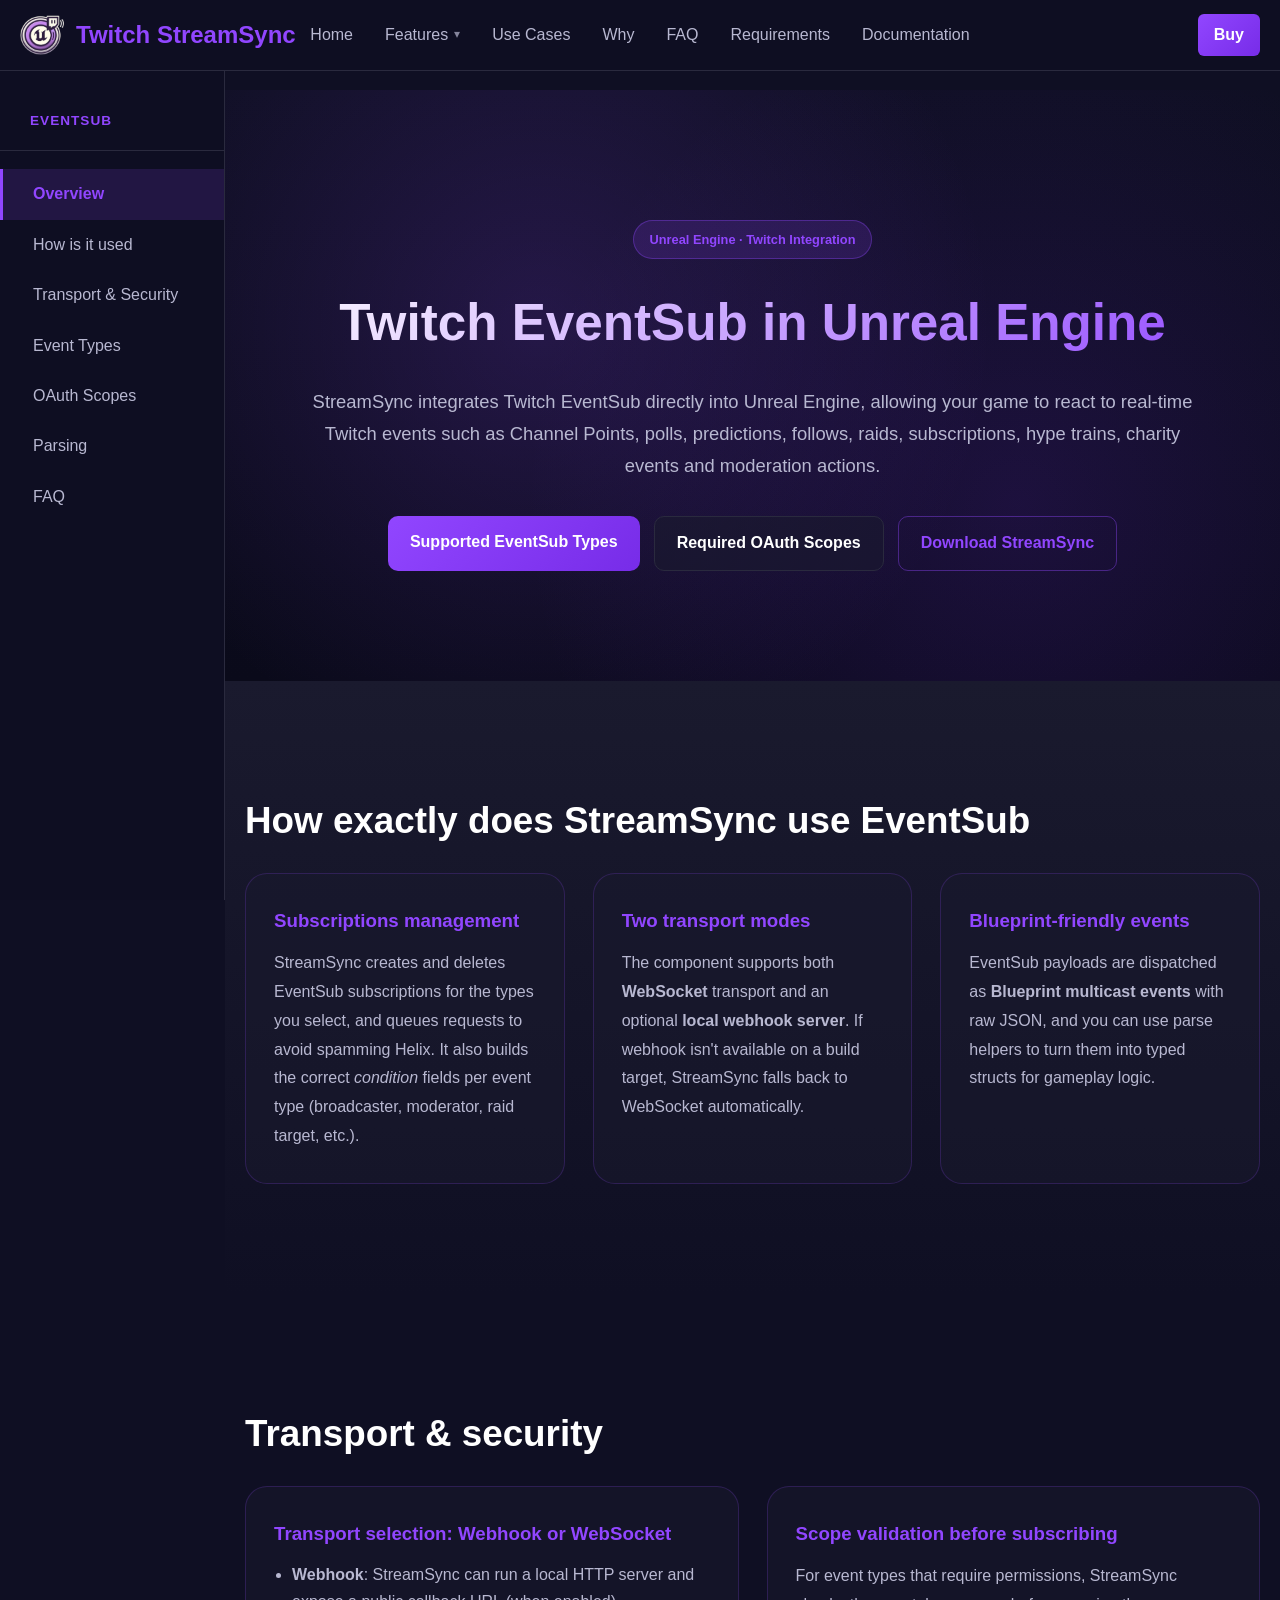
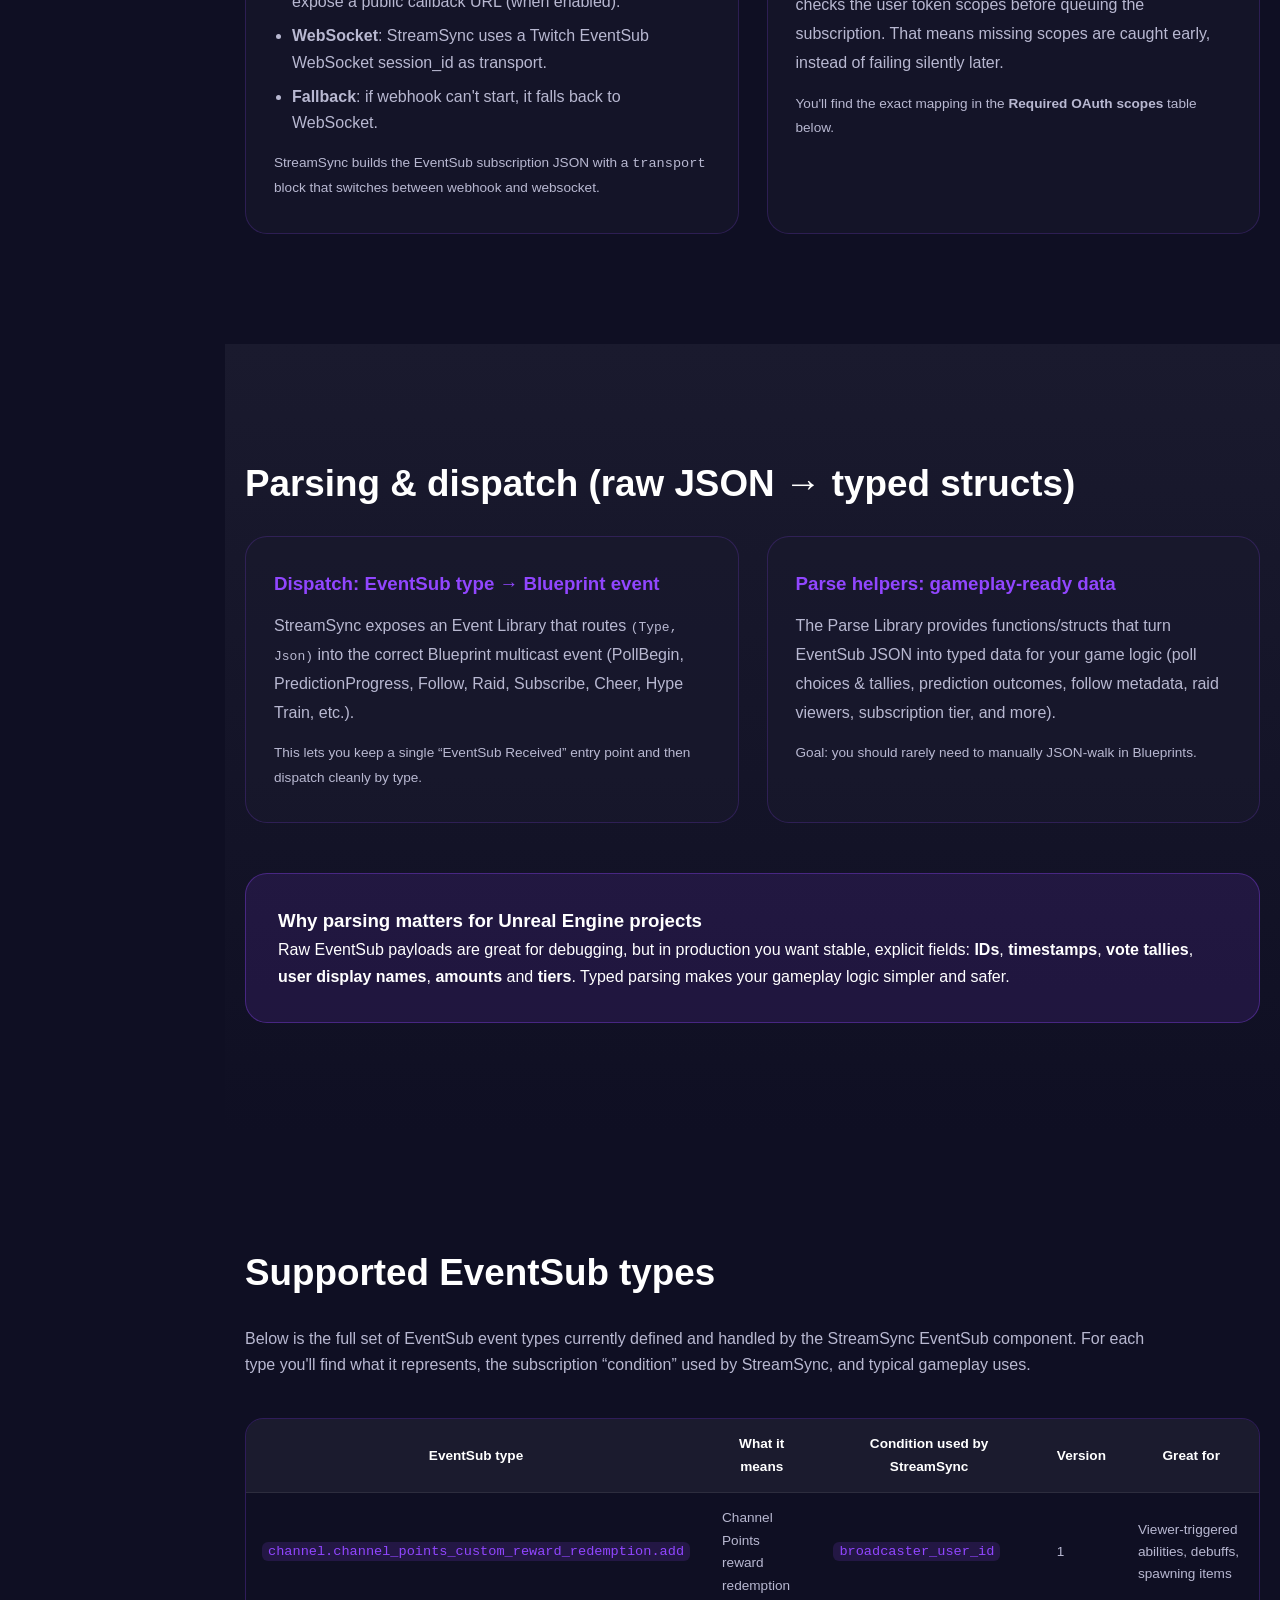
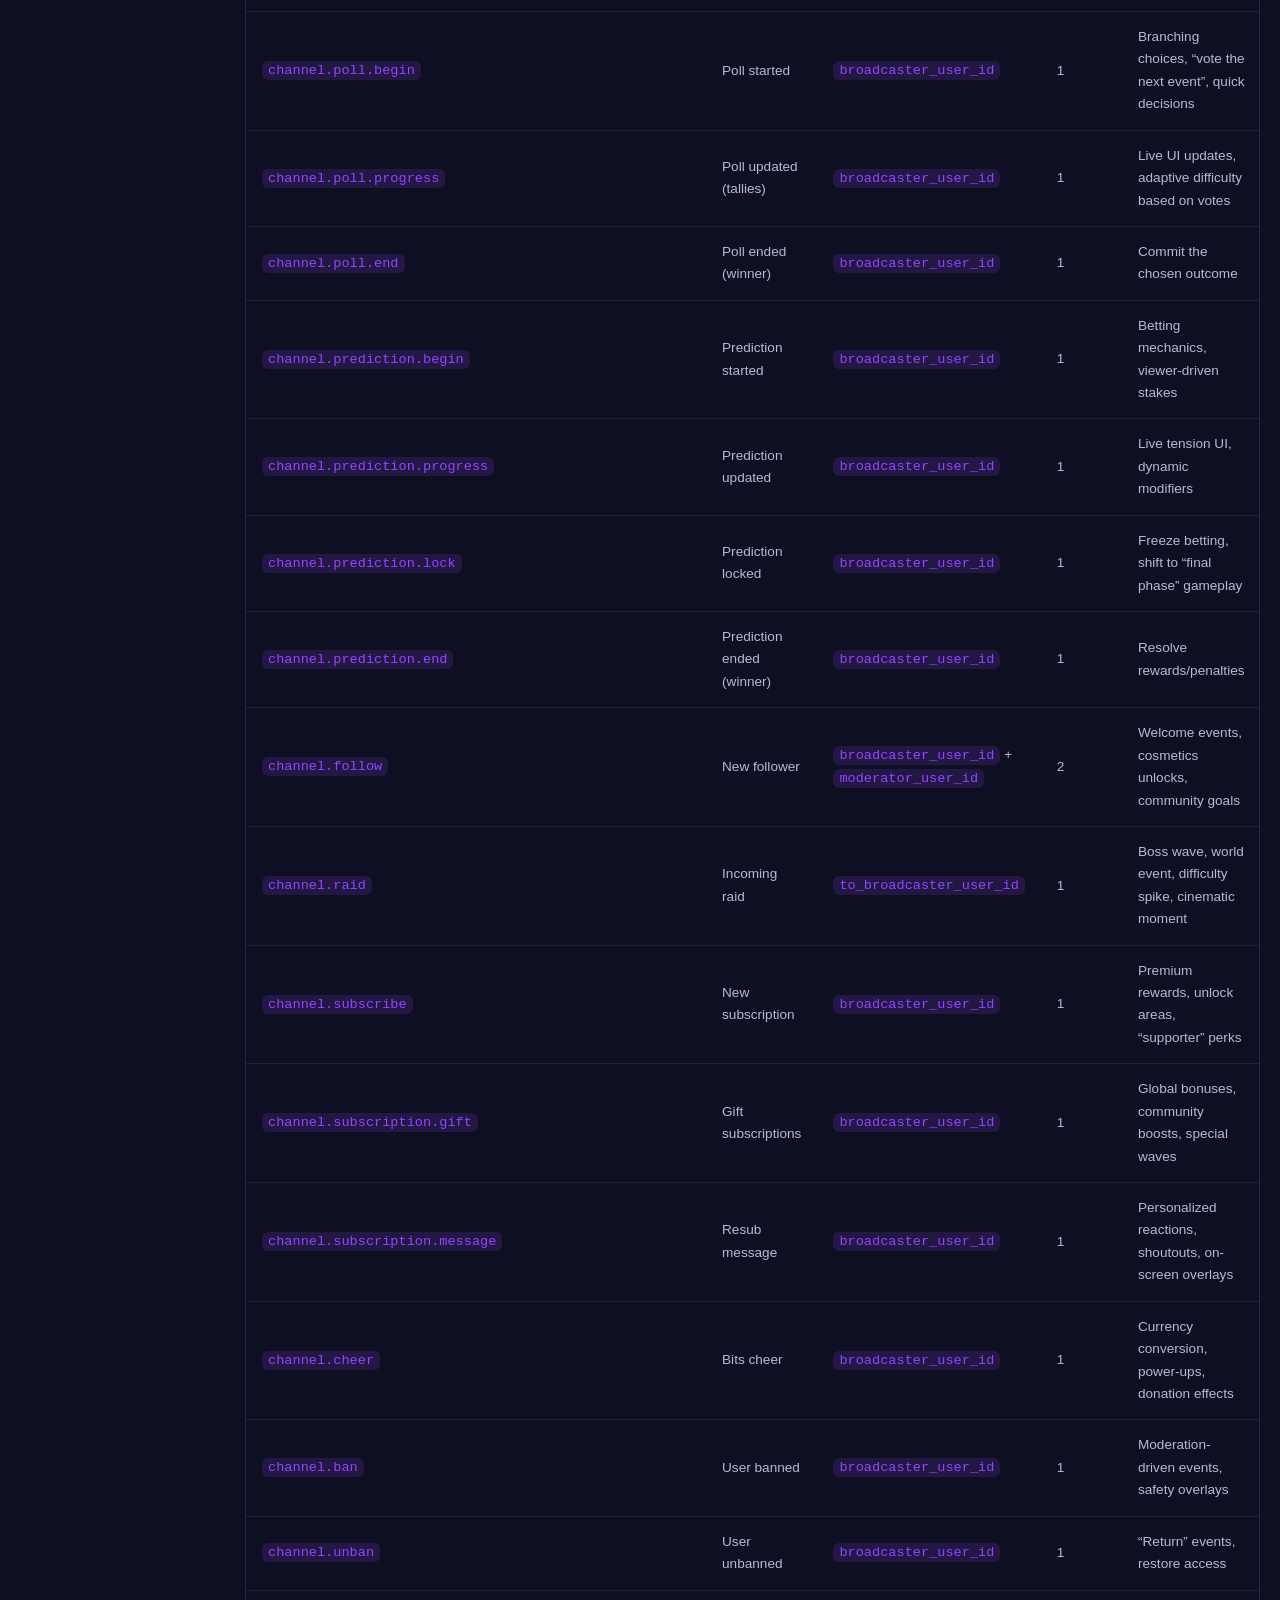
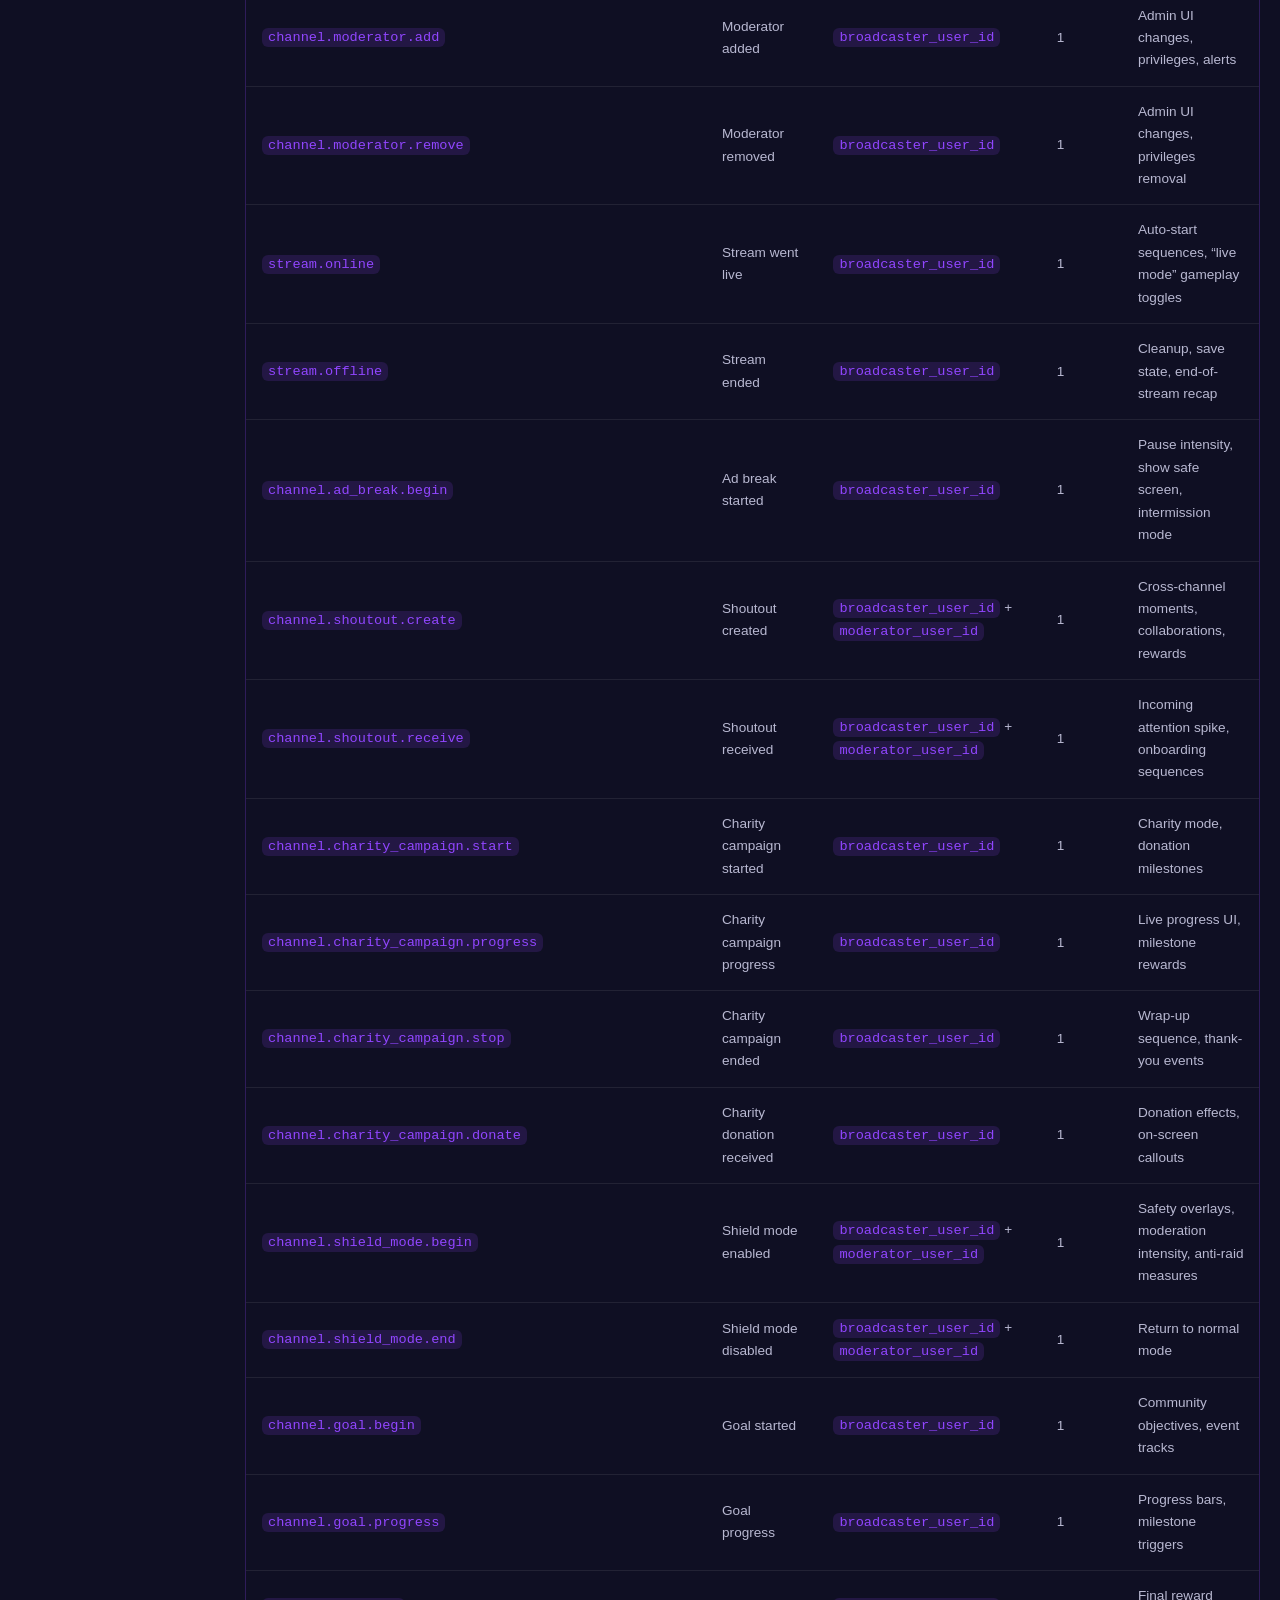
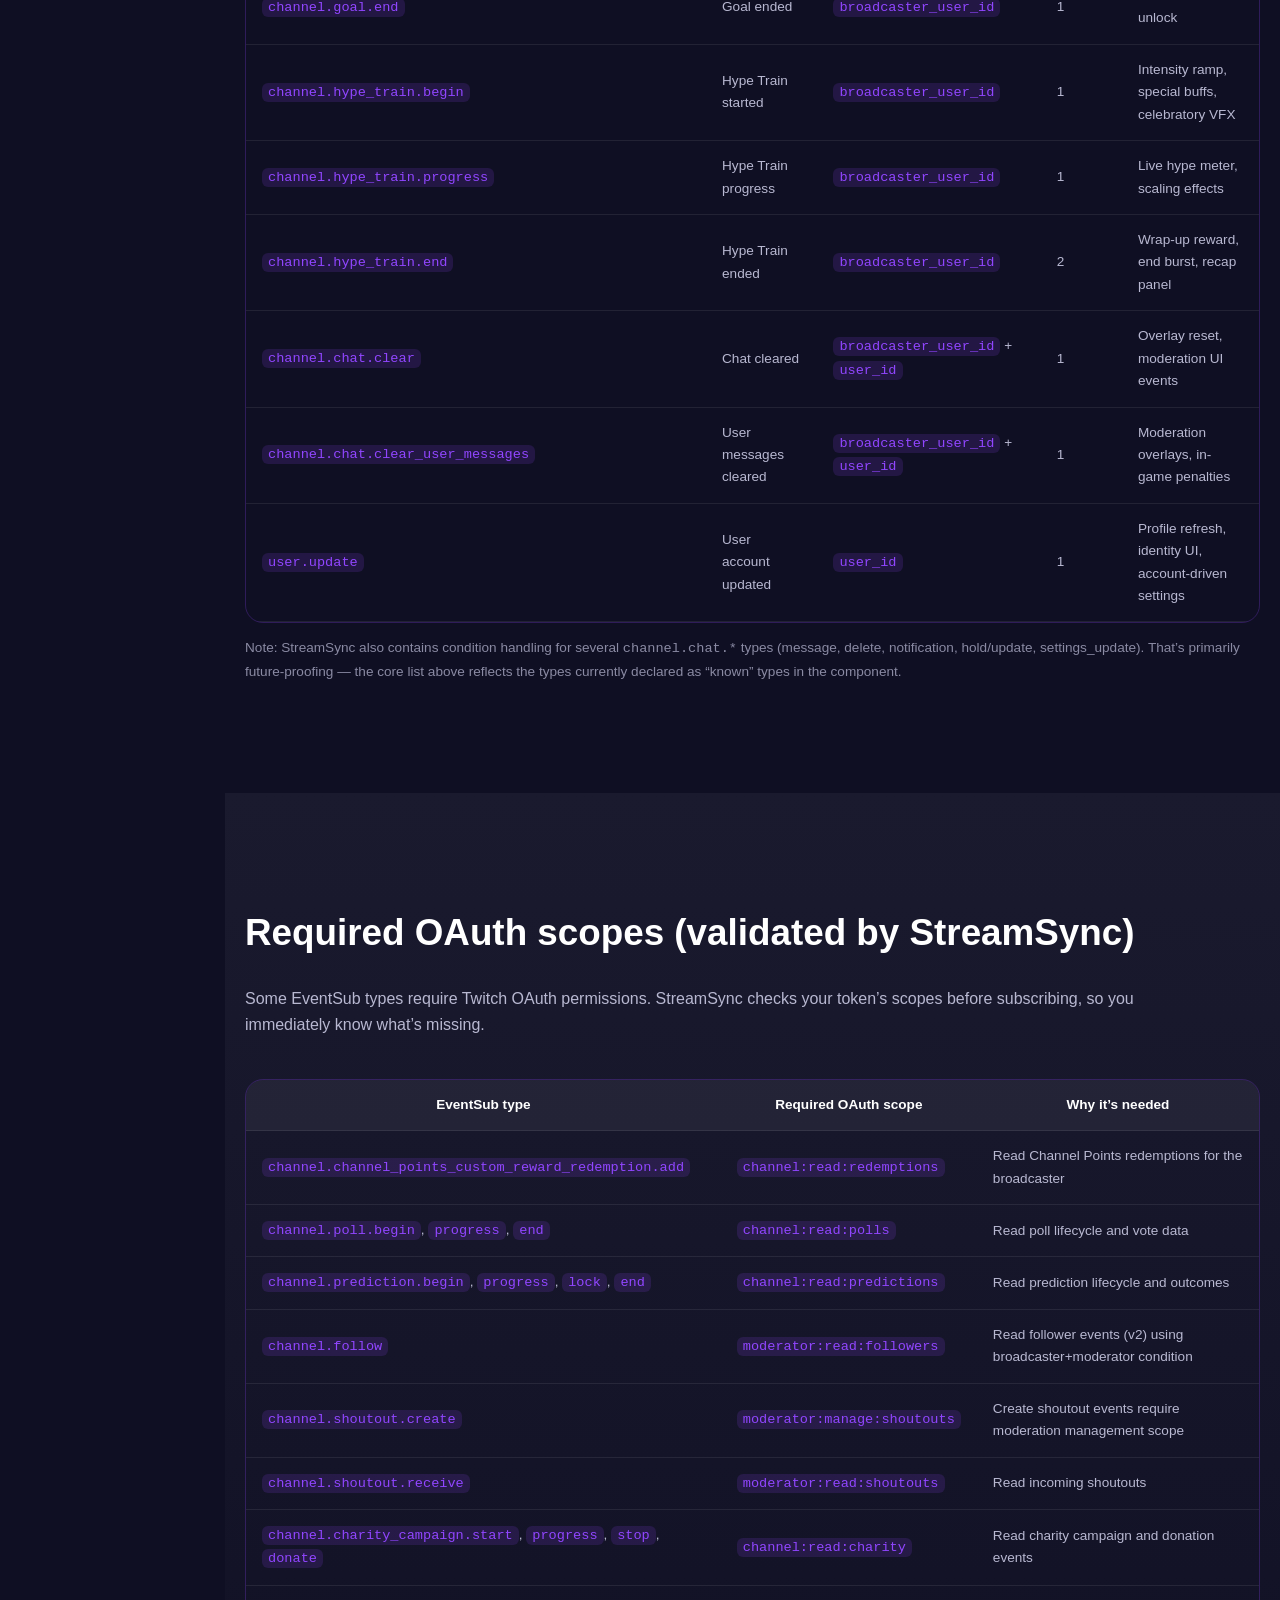
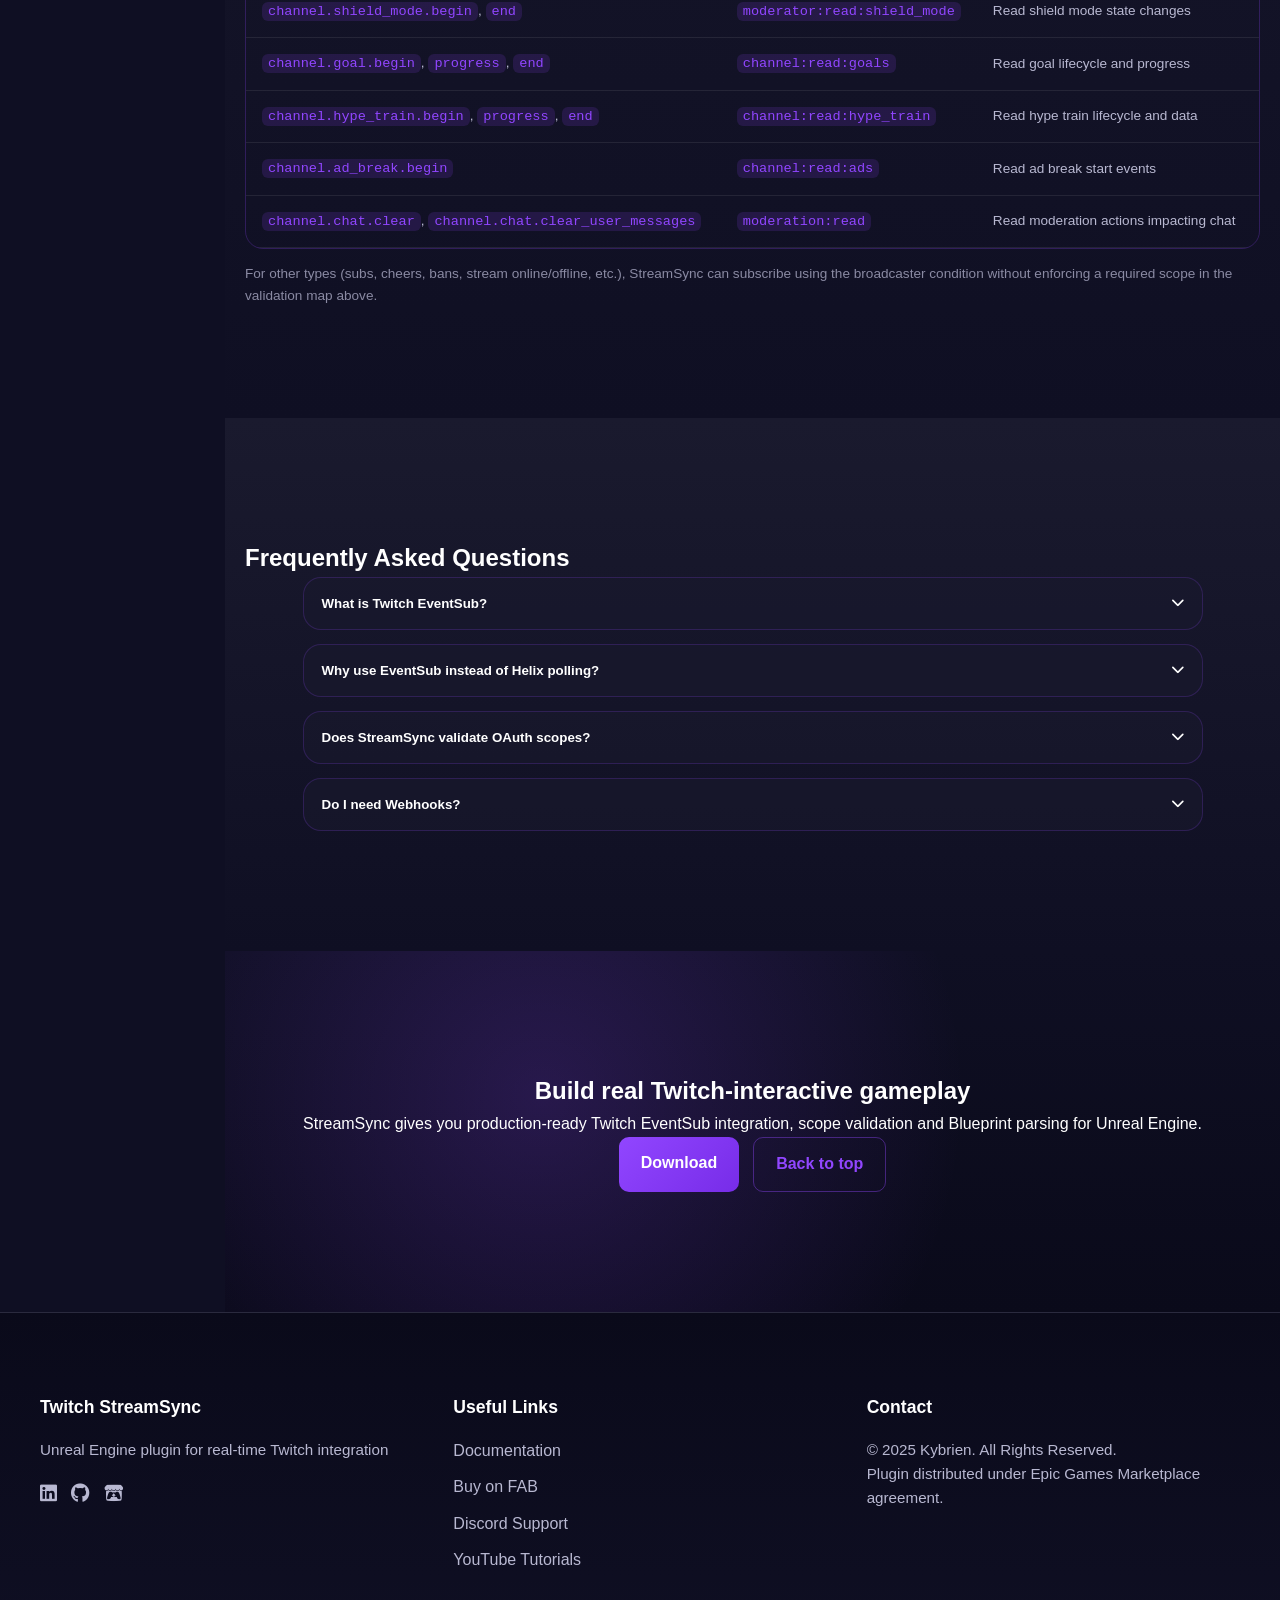
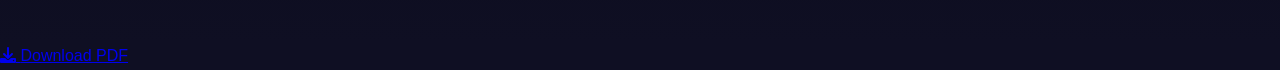
<file: Pages/eventsub.html>
<!DOCTYPE html>
<html lang="en">
<head>
  <meta charset="UTF-8" />
  <meta name="viewport" content="width=device-width, initial-scale=1.0" />

  <title>Twitch EventSub in Unreal Engine (StreamSync) — Real-time Twitch Events, Scopes & Parsing</title>
  <meta name="description"
        content="StreamSync brings Twitch EventSub to Unreal Engine: real-time channel point redemptions, polls, predictions, follows, raids, subs, hype trains, goals, charity, moderation events and more — with scope validation and Blueprint-friendly parsing." />

  <meta property="og:title" content="Twitch EventSub for Unreal Engine — StreamSync" />
  <meta property="og:description" content="Receive Twitch events in real time inside Unreal Engine: EventSub subscriptions, required scopes, secure transport, parsing & Blueprint callbacks." />
  <meta property="og:type" content="website" />

  <link rel="stylesheet" href="eventsub.css" />
  <link rel="stylesheet" href="navbar.css" />
  <link href="https://cdnjs.cloudflare.com/ajax/libs/font-awesome/6.0.0/css/all.min.css" rel="stylesheet">
</head>

<body>
  <div id="navbar-root"></div>

  <!-- Sidebar -->
  <aside class="doc-sidebar" id="docSidebar">
    <h3 class="doc-sidebar-title">EventSub</h3>
    <ul class="doc-sidebar-menu">
      <li><a class="doc-sidebar-link active" href="#top">Overview</a></li>
      <li><a class="doc-sidebar-link" href="#how-is-it-used">How is it used</a></li>
      <li><a class="doc-sidebar-link" href="#transport-security">Transport & Security</a></li>
      <li><a class="doc-sidebar-link" href="#supported-eventsub-types">Event Types</a></li>
      <li><a class="doc-sidebar-link" href="#required-oauth-scopes">OAuth Scopes</a></li>
      <li><a class="doc-sidebar-link" href="#parsing-and-dispatch">Parsing</a></li>
      <li><a class="doc-sidebar-link" href="#faq">FAQ</a></li>
    </ul>
  </aside>

  <!-- Main -->
  <main class="eventsub-page" id="main">
    <!-- HERO -->
    <section class="es-hero" id="top">
      <div class="es-hero-inner">
        <div class="es-badge">Unreal Engine · Twitch Integration</div>
        <h1>Twitch EventSub in Unreal Engine</h1>
        <p class="es-lead">
          StreamSync integrates Twitch EventSub directly into Unreal Engine,
          allowing your game to react to real-time Twitch events such as
          Channel Points, polls, predictions, follows, raids, subscriptions,
          hype trains, charity events and moderation actions.
        </p>
        <div class="es-cta-row">
          <a class="es-btn primary" href="#supported-eventsub-types">Supported EventSub Types</a>
          <a class="es-btn" href="#required-oauth-scopes">Required OAuth Scopes</a>
          <a class="es-btn ghost" href="index.html#download">Download StreamSync</a>
        </div>
      </div>
    </section>

    <!-- HOW STREAMSYNC USES EVENTSUB -->
    <section class="es-section alt" id="how-is-it-used">
      <div class="es-section-inner">
        <h2>How exactly does StreamSync use EventSub</h2>
        <div class="es-grid-3">
          <article class="es-card">
            <h3>Subscriptions management</h3>
            <p>
              StreamSync creates and deletes EventSub subscriptions for the types you select, and queues requests to avoid spamming Helix.
              It also builds the correct <em>condition</em> fields per event type (broadcaster, moderator, raid target, etc.).
            </p>
          </article>

          <article class="es-card">
            <h3>Two transport modes</h3>
            <p>
              The component supports both <strong>WebSocket</strong> transport and an optional <strong>local webhook server</strong>.
              If webhook isn't available on a build target, StreamSync falls back to WebSocket automatically.
            </p>
          </article>

          <article class="es-card">
            <h3>Blueprint-friendly events</h3>
            <p>
              EventSub payloads are dispatched as <strong>Blueprint multicast events</strong> with raw JSON,
              and you can use parse helpers to turn them into typed structs for gameplay logic.
            </p>
          </article>
        </div>
      </div>
    </section>

    <!-- TRANSPORT & SECURITY -->
    <section class="es-section" id="transport-security">
      <div class="es-section-inner">
        <h2>Transport & security</h2>
        <div class="es-grid-2">
          <article class="es-card">
            <h3>Transport selection: Webhook or WebSocket</h3>
            <ul class="es-list">
              <li><strong>Webhook</strong>: StreamSync can run a local HTTP server and expose a public callback URL (when enabled).</li>
              <li><strong>WebSocket</strong>: StreamSync uses a Twitch EventSub WebSocket session_id as transport.</li>
              <li><strong>Fallback</strong>: if webhook can't start, it falls back to WebSocket.</li>
            </ul>
            <p class="es-note">
              StreamSync builds the EventSub subscription JSON with a <code>transport</code> block that switches between webhook and websocket.
            </p>
          </article>

          <article class="es-card">
            <h3>Scope validation before subscribing</h3>
            <p>
              For event types that require permissions, StreamSync checks the user token scopes before queuing the subscription.
              That means missing scopes are caught early, instead of failing silently later.
            </p>
            <p class="es-note">
              You'll find the exact mapping in the <strong>Required OAuth scopes</strong> table below.
            </p>
          </article>
        </div>
      </div>
    </section>

    <!-- PARSING & DISPATCH -->
    <section class="es-section alt" id="parsing-and-dispatch">
      <div class="es-section-inner">
        <h2>Parsing & dispatch (raw JSON → typed structs)</h2>

        <div class="es-grid-2">
          <article class="es-card">
            <h3>Dispatch: EventSub type → Blueprint event</h3>
            <p>
              StreamSync exposes an Event Library that routes <code>(Type, Json)</code> into the correct Blueprint multicast event
              (PollBegin, PredictionProgress, Follow, Raid, Subscribe, Cheer, Hype Train, etc.).
            </p>
            <p class="es-note">
              This lets you keep a single “EventSub Received” entry point and then dispatch cleanly by type.
            </p>
          </article>

          <article class="es-card">
            <h3>Parse helpers: gameplay-ready data</h3>
            <p>
              The Parse Library provides functions/structs that turn EventSub JSON into typed data for your game logic
              (poll choices & tallies, prediction outcomes, follow metadata, raid viewers, subscription tier, and more).
            </p>
            <p class="es-note">
              Goal: you should rarely need to manually JSON-walk in Blueprints.
            </p>
          </article>
        </div>

        <div class="es-callout">
          <h3>Why parsing matters for Unreal Engine projects</h3>
          <p>
            Raw EventSub payloads are great for debugging, but in production you want stable, explicit fields:
            <strong>IDs</strong>, <strong>timestamps</strong>, <strong>vote tallies</strong>, <strong>user display names</strong>,
            <strong>amounts</strong> and <strong>tiers</strong>. Typed parsing makes your gameplay logic simpler and safer.
          </p>
        </div>
      </div>
    </section>

    <!-- SUPPORTED EVENTSUB TYPES -->
    <section class="es-section" id="supported-eventsub-types">
      <div class="es-section-inner">
        <h2>Supported EventSub types</h2>
        <p class="es-sub">
          Below is the full set of EventSub event types currently defined and handled by the StreamSync EventSub component.
          For each type you'll find what it represents, the subscription “condition” used by StreamSync, and typical gameplay uses.
        </p>

        <div class="es-table-wrap">
          <table class="es-table">
            <thead>
              <tr>
                <th>EventSub type</th>
                <th>What it means</th>
                <th>Condition used by StreamSync</th>
                <th>Version</th>
                <th>Great for</th>
              </tr>
            </thead>
            <tbody>
              <tr>
                <td><code>channel.channel_points_custom_reward_redemption.add</code></td>
                <td>Channel Points reward redemption</td>
                <td><code>broadcaster_user_id</code></td>
                <td>1</td>
                <td>Viewer-triggered abilities, debuffs, spawning items</td>
              </tr>
              <tr>
                <td><code>channel.poll.begin</code></td>
                <td>Poll started</td>
                <td><code>broadcaster_user_id</code></td>
                <td>1</td>
                <td>Branching choices, “vote the next event”, quick decisions</td>
              </tr>
              <tr>
                <td><code>channel.poll.progress</code></td>
                <td>Poll updated (tallies)</td>
                <td><code>broadcaster_user_id</code></td>
                <td>1</td>
                <td>Live UI updates, adaptive difficulty based on votes</td>
              </tr>
              <tr>
                <td><code>channel.poll.end</code></td>
                <td>Poll ended (winner)</td>
                <td><code>broadcaster_user_id</code></td>
                <td>1</td>
                <td>Commit the chosen outcome</td>
              </tr>
              <tr>
                <td><code>channel.prediction.begin</code></td>
                <td>Prediction started</td>
                <td><code>broadcaster_user_id</code></td>
                <td>1</td>
                <td>Betting mechanics, viewer-driven stakes</td>
              </tr>
              <tr>
                <td><code>channel.prediction.progress</code></td>
                <td>Prediction updated</td>
                <td><code>broadcaster_user_id</code></td>
                <td>1</td>
                <td>Live tension UI, dynamic modifiers</td>
              </tr>
              <tr>
                <td><code>channel.prediction.lock</code></td>
                <td>Prediction locked</td>
                <td><code>broadcaster_user_id</code></td>
                <td>1</td>
                <td>Freeze betting, shift to “final phase” gameplay</td>
              </tr>
              <tr>
                <td><code>channel.prediction.end</code></td>
                <td>Prediction ended (winner)</td>
                <td><code>broadcaster_user_id</code></td>
                <td>1</td>
                <td>Resolve rewards/penalties</td>
              </tr>
              <tr>
                <td><code>channel.follow</code></td>
                <td>New follower</td>
                <td><code>broadcaster_user_id</code> + <code>moderator_user_id</code></td>
                <td>2</td>
                <td>Welcome events, cosmetics unlocks, community goals</td>
              </tr>
              <tr>
                <td><code>channel.raid</code></td>
                <td>Incoming raid</td>
                <td><code>to_broadcaster_user_id</code></td>
                <td>1</td>
                <td>Boss wave, world event, difficulty spike, cinematic moment</td>
              </tr>
              <tr>
                <td><code>channel.subscribe</code></td>
                <td>New subscription</td>
                <td><code>broadcaster_user_id</code></td>
                <td>1</td>
                <td>Premium rewards, unlock areas, “supporter” perks</td>
              </tr>
              <tr>
                <td><code>channel.subscription.gift</code></td>
                <td>Gift subscriptions</td>
                <td><code>broadcaster_user_id</code></td>
                <td>1</td>
                <td>Global bonuses, community boosts, special waves</td>
              </tr>
              <tr>
                <td><code>channel.subscription.message</code></td>
                <td>Resub message</td>
                <td><code>broadcaster_user_id</code></td>
                <td>1</td>
                <td>Personalized reactions, shoutouts, on-screen overlays</td>
              </tr>
              <tr>
                <td><code>channel.cheer</code></td>
                <td>Bits cheer</td>
                <td><code>broadcaster_user_id</code></td>
                <td>1</td>
                <td>Currency conversion, power-ups, donation effects</td>
              </tr>
              <tr>
                <td><code>channel.ban</code></td>
                <td>User banned</td>
                <td><code>broadcaster_user_id</code></td>
                <td>1</td>
                <td>Moderation-driven events, safety overlays</td>
              </tr>
              <tr>
                <td><code>channel.unban</code></td>
                <td>User unbanned</td>
                <td><code>broadcaster_user_id</code></td>
                <td>1</td>
                <td>“Return” events, restore access</td>
              </tr>
              <tr>
                <td><code>channel.moderator.add</code></td>
                <td>Moderator added</td>
                <td><code>broadcaster_user_id</code></td>
                <td>1</td>
                <td>Admin UI changes, privileges, alerts</td>
              </tr>
              <tr>
                <td><code>channel.moderator.remove</code></td>
                <td>Moderator removed</td>
                <td><code>broadcaster_user_id</code></td>
                <td>1</td>
                <td>Admin UI changes, privileges removal</td>
              </tr>
              <tr>
                <td><code>stream.online</code></td>
                <td>Stream went live</td>
                <td><code>broadcaster_user_id</code></td>
                <td>1</td>
                <td>Auto-start sequences, “live mode” gameplay toggles</td>
              </tr>
              <tr>
                <td><code>stream.offline</code></td>
                <td>Stream ended</td>
                <td><code>broadcaster_user_id</code></td>
                <td>1</td>
                <td>Cleanup, save state, end-of-stream recap</td>
              </tr>
              <tr>
                <td><code>channel.ad_break.begin</code></td>
                <td>Ad break started</td>
                <td><code>broadcaster_user_id</code></td>
                <td>1</td>
                <td>Pause intensity, show safe screen, intermission mode</td>
              </tr>
              <tr>
                <td><code>channel.shoutout.create</code></td>
                <td>Shoutout created</td>
                <td><code>broadcaster_user_id</code> + <code>moderator_user_id</code></td>
                <td>1</td>
                <td>Cross-channel moments, collaborations, rewards</td>
              </tr>
              <tr>
                <td><code>channel.shoutout.receive</code></td>
                <td>Shoutout received</td>
                <td><code>broadcaster_user_id</code> + <code>moderator_user_id</code></td>
                <td>1</td>
                <td>Incoming attention spike, onboarding sequences</td>
              </tr>
              <tr>
                <td><code>channel.charity_campaign.start</code></td>
                <td>Charity campaign started</td>
                <td><code>broadcaster_user_id</code></td>
                <td>1</td>
                <td>Charity mode, donation milestones</td>
              </tr>
              <tr>
                <td><code>channel.charity_campaign.progress</code></td>
                <td>Charity campaign progress</td>
                <td><code>broadcaster_user_id</code></td>
                <td>1</td>
                <td>Live progress UI, milestone rewards</td>
              </tr>
              <tr>
                <td><code>channel.charity_campaign.stop</code></td>
                <td>Charity campaign ended</td>
                <td><code>broadcaster_user_id</code></td>
                <td>1</td>
                <td>Wrap-up sequence, thank-you events</td>
              </tr>
              <tr>
                <td><code>channel.charity_campaign.donate</code></td>
                <td>Charity donation received</td>
                <td><code>broadcaster_user_id</code></td>
                <td>1</td>
                <td>Donation effects, on-screen callouts</td>
              </tr>
              <tr>
                <td><code>channel.shield_mode.begin</code></td>
                <td>Shield mode enabled</td>
                <td><code>broadcaster_user_id</code> + <code>moderator_user_id</code></td>
                <td>1</td>
                <td>Safety overlays, moderation intensity, anti-raid measures</td>
              </tr>
              <tr>
                <td><code>channel.shield_mode.end</code></td>
                <td>Shield mode disabled</td>
                <td><code>broadcaster_user_id</code> + <code>moderator_user_id</code></td>
                <td>1</td>
                <td>Return to normal mode</td>
              </tr>
              <tr>
                <td><code>channel.goal.begin</code></td>
                <td>Goal started</td>
                <td><code>broadcaster_user_id</code></td>
                <td>1</td>
                <td>Community objectives, event tracks</td>
              </tr>
              <tr>
                <td><code>channel.goal.progress</code></td>
                <td>Goal progress</td>
                <td><code>broadcaster_user_id</code></td>
                <td>1</td>
                <td>Progress bars, milestone triggers</td>
              </tr>
              <tr>
                <td><code>channel.goal.end</code></td>
                <td>Goal ended</td>
                <td><code>broadcaster_user_id</code></td>
                <td>1</td>
                <td>Final reward unlock</td>
              </tr>
              <tr>
                <td><code>channel.hype_train.begin</code></td>
                <td>Hype Train started</td>
                <td><code>broadcaster_user_id</code></td>
                <td>1</td>
                <td>Intensity ramp, special buffs, celebratory VFX</td>
              </tr>
              <tr>
                <td><code>channel.hype_train.progress</code></td>
                <td>Hype Train progress</td>
                <td><code>broadcaster_user_id</code></td>
                <td>1</td>
                <td>Live hype meter, scaling effects</td>
              </tr>
              <tr>
                <td><code>channel.hype_train.end</code></td>
                <td>Hype Train ended</td>
                <td><code>broadcaster_user_id</code></td>
                <td>2</td>
                <td>Wrap-up reward, end burst, recap panel</td>
              </tr>
              <tr>
                <td><code>channel.chat.clear</code></td>
                <td>Chat cleared</td>
                <td><code>broadcaster_user_id</code> + <code>user_id</code></td>
                <td>1</td>
                <td>Overlay reset, moderation UI events</td>
              </tr>
              <tr>
                <td><code>channel.chat.clear_user_messages</code></td>
                <td>User messages cleared</td>
                <td><code>broadcaster_user_id</code> + <code>user_id</code></td>
                <td>1</td>
                <td>Moderation overlays, in-game penalties</td>
              </tr>
              <tr>
                <td><code>user.update</code></td>
                <td>User account updated</td>
                <td><code>user_id</code></td>
                <td>1</td>
                <td>Profile refresh, identity UI, account-driven settings</td>
              </tr>
            </tbody>
          </table>
        </div>

        <p class="es-note">
          Note: StreamSync also contains condition handling for several <code>channel.chat.*</code> types
          (message, delete, notification, hold/update, settings_update). That’s primarily future-proofing —
          the core list above reflects the types currently declared as “known” types in the component.
        </p>
      </div>
    </section>

    <!-- REQUIRED OAUTH SCOPES -->
    <section class="es-section alt" id="required-oauth-scopes">
      <div class="es-section-inner">
        <h2>Required OAuth scopes (validated by StreamSync)</h2>
        <p class="es-sub">
          Some EventSub types require Twitch OAuth permissions. StreamSync checks your token’s scopes before subscribing,
          so you immediately know what’s missing.
        </p>

        <div class="es-table-wrap">
          <table class="es-table">
            <thead>
              <tr>
                <th>EventSub type</th>
                <th>Required OAuth scope</th>
                <th>Why it’s needed</th>
              </tr>
            </thead>
            <tbody>
              <tr>
                <td><code>channel.channel_points_custom_reward_redemption.add</code></td>
                <td><code>channel:read:redemptions</code></td>
                <td>Read Channel Points redemptions for the broadcaster</td>
              </tr>
              <tr>
                <td><code>channel.poll.begin</code>, <code>progress</code>, <code>end</code></td>
                <td><code>channel:read:polls</code></td>
                <td>Read poll lifecycle and vote data</td>
              </tr>
              <tr>
                <td><code>channel.prediction.begin</code>, <code>progress</code>, <code>lock</code>, <code>end</code></td>
                <td><code>channel:read:predictions</code></td>
                <td>Read prediction lifecycle and outcomes</td>
              </tr>
              <tr>
                <td><code>channel.follow</code></td>
                <td><code>moderator:read:followers</code></td>
                <td>Read follower events (v2) using broadcaster+moderator condition</td>
              </tr>
              <tr>
                <td><code>channel.shoutout.create</code></td>
                <td><code>moderator:manage:shoutouts</code></td>
                <td>Create shoutout events require moderation management scope</td>
              </tr>
              <tr>
                <td><code>channel.shoutout.receive</code></td>
                <td><code>moderator:read:shoutouts</code></td>
                <td>Read incoming shoutouts</td>
              </tr>
              <tr>
                <td><code>channel.charity_campaign.start</code>, <code>progress</code>, <code>stop</code>, <code>donate</code></td>
                <td><code>channel:read:charity</code></td>
                <td>Read charity campaign and donation events</td>
              </tr>
              <tr>
                <td><code>channel.shield_mode.begin</code>, <code>end</code></td>
                <td><code>moderator:read:shield_mode</code></td>
                <td>Read shield mode state changes</td>
              </tr>
              <tr>
                <td><code>channel.goal.begin</code>, <code>progress</code>, <code>end</code></td>
                <td><code>channel:read:goals</code></td>
                <td>Read goal lifecycle and progress</td>
              </tr>
              <tr>
                <td><code>channel.hype_train.begin</code>, <code>progress</code>, <code>end</code></td>
                <td><code>channel:read:hype_train</code></td>
                <td>Read hype train lifecycle and data</td>
              </tr>
              <tr>
                <td><code>channel.ad_break.begin</code></td>
                <td><code>channel:read:ads</code></td>
                <td>Read ad break start events</td>
              </tr>
              <tr>
                <td><code>channel.chat.clear</code>, <code>channel.chat.clear_user_messages</code></td>
                <td><code>moderation:read</code></td>
                <td>Read moderation actions impacting chat</td>
              </tr>
            </tbody>
          </table>
        </div>

        <p class="es-note">
          For other types (subs, cheers, bans, stream online/offline, etc.), StreamSync can subscribe using the broadcaster condition
          without enforcing a required scope in the validation map above.
        </p>
      </div>
    </section>

    <!-- FAQ -->
    <section class="faq" id="faq">
      <div class="container">
        <h2 class="section-title">Frequently Asked Questions</h2>

        <div class="faq-list" data-accordion>
          <div class="faq-item">
            <button class="faq-q" aria-expanded="false" type="button">
              What is Twitch EventSub?
              <i class="fas fa-chevron-down"></i>
            </button>
            <div class="faq-a" hidden>
              EventSub is Twitch’s real-time event delivery system. Instead of polling APIs,
              Twitch pushes events whenever something happens on a channel.
            </div>
          </div>

          <div class="faq-item">
            <button class="faq-q" aria-expanded="false" type="button">
              Why use EventSub instead of Helix polling?
              <i class="fas fa-chevron-down"></i>
            </button>
            <div class="faq-a" hidden>
              EventSub is instant, scalable and rate-limit friendly, making it ideal
              for interactive Unreal Engine projects.
            </div>
          </div>

          <div class="faq-item">
            <button class="faq-q" aria-expanded="false" type="button">
              Does StreamSync validate OAuth scopes?
              <i class="fas fa-chevron-down"></i>
            </button>
            <div class="faq-a" hidden>
              Yes. StreamSync checks required scopes before subscribing to EventSub types,
              preventing silent failures.
            </div>
          </div>

          <div class="faq-item">
            <button class="faq-q" aria-expanded="false" type="button">
              Do I need Webhooks?
              <i class="fas fa-chevron-down"></i>
            </button>
            <div class="faq-a" hidden>
              No. StreamSync supports EventSub WebSocket transport, which is the easiest way to get started.
            </div>
          </div>
        </div>
      </div>
    </section>

    <!-- FOOTER CTA -->
    <section class="es-footer-cta">
      <div class="es-footer-cta-inner">
        <h2>Build real Twitch-interactive gameplay</h2>
        <p>
          StreamSync gives you production-ready Twitch EventSub integration,
          scope validation and Blueprint parsing for Unreal Engine.
        </p>
        <div class="es-cta-row">
          <a class="es-btn primary" href="index.html#download">Download</a>
          <a class="es-btn ghost" href="#top">Back to top</a>
        </div>
      </div>
    </section>
  </main>

  <!-- Footer -->
  <footer class="footer">
    <div class="container">
      <div class="footer-content">
        <div class="footer-section">
          <h3>Twitch StreamSync</h3>
          <p>Unreal Engine plugin for real-time Twitch integration</p>
          <div class="social-links">
            <a href="https://www.linkedin.com/in/adrien-patte/" target="_blank" rel="noopener"><i class="fab fa-linkedin"></i></a>
            <a href="https://github.com/Kybrien" target="_blank" rel="noopener"><i class="fab fa-github"></i></a>
            <a href="https://kybrien.itch.io" target="_blank" rel="noopener"><i class="fab fa-itch-io"></i></a>
          </div>
        </div>

        <div class="footer-section">
          <h3>Useful Links</h3>
          <ul>
            <li><a href="documentation.html">Documentation</a></li>
            <li><a href="https://www.fab.com/listings/97e1b3d0-df12-41eb-89f4-3e4e54f28fc4" target="_blank" rel="noopener">Buy on FAB</a></li>
            <li><a href="https://discord.gg/BwhyxQAAUn" target="_blank" rel="noopener">Discord Support</a></li>
            <li><a href="https://www.youtube.com/@AdriensDiscoveries" target="_blank" rel="noopener">YouTube Tutorials</a></li>
          </ul>
        </div>

        <div class="footer-section">
          <h3>Contact</h3>
          <p>© 2025 Kybrien. All Rights Reserved.</p>
          <p>Plugin distributed under Epic Games Marketplace agreement.</p>
        </div>
      </div>
    </div>
  </footer>

  <!-- Floating Download Button (same style as index) -->
  <a href="TwitchStreamSyncDOC.pdf" download class="download-btn">
    <i class="fas fa-download"></i>
    <span>Download PDF</span>
  </a>

  <script>
    fetch("navbar.html")
      .then(res => res.text())
      .then(html => {
        document.getElementById("navbar-root").innerHTML = html;
      });
  </script>
  <script src="script.js"></script>
</body>
</html>
</file>
<file: Pages/styles.css>
/* Reset et Variables CSS */
:root {
    --primary-color: #9146FF; /* Violet Twitch */
    --secondary-color: #772CE8; /* Violet plus foncé */
    --dark-bg: #0F0F23; /* Noir très foncé */
    --darker-bg: #0A0A1A; /* Noir encore plus foncé */
    --light-bg: #1A1A2E; /* Fond légèrement plus clair */
    --text-primary: #FFFFFF; /* Blanc */
    --text-secondary: #B8B8D1; /* Gris clair */
    --text-muted: #666666; /* Gris */
    --accent-color: #FF6B6B; /* Rouge accent */
    --success-color: #51CF66; /* Vert succès */
    --warning-color: #FFD43B; /* Jaune warning */
    --border-color: #2A2A3E; /* Bordure subtile */
    --shadow: 0 4px 20px rgba(145, 70, 255, 0.1);
    --shadow-dark: 0 8px 32px rgba(0, 0, 0, 0.3);
}

* {
    margin: 0;
    padding: 0;
    box-sizing: border-box;
}

body {
    font-family: 'Inter', -apple-system, BlinkMacSystemFont, 'Segoe UI', Roboto, sans-serif;
    background-color: var(--dark-bg);
    color: var(--text-primary);
    line-height: 1.6;
    overflow-x: hidden;
}

/* Navigation */
.navbar {
    position: fixed;
    top: 0;
    width: 100%;
    background-color: rgba(15, 15, 35, 0.95);
    backdrop-filter: blur(10px);
    border-bottom: 1px solid var(--border-color);
    z-index: 1000;
    transition: all 0.3s ease;
}

.nav-container {
    max-width: 1500px;
    margin: 0 auto;
    padding: 0 20px 0 10px;
    display: flex;
    align-items: center;
    justify-content: space-between;
    height: 70px;
    width: 100%;
    position: relative;
}

.nav-logo {
    display: flex;
    align-items: left;
    gap: 12px;
    font-size: 1.5rem;
    font-weight: 700;
    color: var(--primary-color);
}

.nav-logo .logo-img {
    height: 40px;
    width: auto;
}

.nav-logo i {
    font-size: 2rem;
}

.hero-logo {
    max-width: 500px;
    width: 100%;
    height: auto;
    animation: float 6s ease-in-out infinite;
    filter: drop-shadow(0 20px 40px rgba(145, 70, 255, 0.3));
    transition: all 0.3s ease;
}

.hero-logo:hover {
    filter: drop-shadow(0 25px 50px rgba(145, 70, 255, 0.5));
    transform: scale(1.05);
}

.nav-menu {
    display: flex;
    gap: 32px;
    align-items: center;
    white-space: nowrap;
    flex-shrink: 0;
    position: absolute;
    left: 50%;
    transform: translateX(-50%);
    margin-left: auto;
    margin-right: auto;
}

.nav-link {
    color: var(--text-secondary);
    text-decoration: none;
    font-weight: 500;
    transition: color 0.3s ease;
    position: relative;
    white-space: nowrap;
}

.nav-link:hover,
.nav-link.active {
    color: var(--primary-color);
}

.nav-link.cta {
    background: linear-gradient(135deg, var(--primary-color), var(--secondary-color));
    padding: 8px 16px;
    border-radius: 6px;
    color: white;
    font-weight: 600;
}

.nav-link.cta:hover {
    transform: translateY(-2px);
    box-shadow: var(--shadow);
}

.nav-toggle {
    display: none;
    flex-direction: column;
    cursor: pointer;
}

.nav-right {
    display: flex;
    align-items: center;
    gap: 16px;
    position: absolute;
    right: 20px;
    flex-shrink: 0;
}


.nav-toggle span {
    width: 25px;
    height: 3px;
    background-color: var(--text-primary);
    margin: 3px 0;
    transition: 0.3s;
}

/* Hero Section */
.hero {
    min-height: 100vh;
    display: flex;
    align-items: center;
    background: linear-gradient(135deg, var(--dark-bg) 0%, var(--darker-bg) 100%);
    position: relative;
    overflow: hidden;
}

.hero::before {
    content: '';
    position: absolute;
    top: 0;
    left: 0;
    right: 0;
    bottom: 0;
    background: radial-gradient(circle at 30% 40%, rgba(145, 70, 255, 0.1) 0%, transparent 50%),
                radial-gradient(circle at 70% 80%, rgba(119, 44, 232, 0.1) 0%, transparent 50%);
}

.hero-content {
    max-width: 1400px;
    margin: 0 auto;
    padding: 120px 20px 60px;
    display: grid;
    grid-template-columns: 1.1fr 0.9fr;
    gap: 80px;
    align-items: center;
    position: relative;
    z-index: 1;
}

.hero-text h1 {
    font-size: 3.5rem;
    font-weight: 800;
    margin-bottom: 20px;
    background: linear-gradient(135deg, var(--text-primary), var(--primary-color));
    -webkit-background-clip: text;
    -webkit-text-fill-color: transparent;
    background-clip: text;
}

.hero-subtitle {
    font-size: 1.2rem;
    color: var(--text-secondary);
    margin-bottom: 30px;
    line-height: 1.7;
}

.hero-buttons {
    display: flex;
    gap: 20px;
}

.btn {
    padding: 14px 28px;
    border-radius: 8px;
    text-decoration: none;
    font-weight: 600;
    font-size: 1rem;
    transition: all 0.3s ease;
    display: inline-flex;
    align-items: center;
    gap: 8px;
}

.btn-primary {
    background: linear-gradient(135deg, var(--primary-color), var(--secondary-color));
    color: white;
    box-shadow: var(--shadow);
}

.btn-primary:hover {
    transform: translateY(-3px);
    box-shadow: 0 8px 25px rgba(145, 70, 255, 0.3);
}

.btn-secondary {
    background: transparent;
    color: var(--text-primary);
    border: 2px solid var(--border-color);
}

.btn-secondary:hover {
    border-color: var(--primary-color);
    background: rgba(145, 70, 255, 0.1);
}

.hero-image {
    display: flex;
    justify-content: center;
    align-items: center;
}

.logo-container {
    display: flex;
    justify-content: center;
    align-items: center;
    width: 100%;
    height: 100%;
}

@keyframes float {
    0%, 100% { transform: translateY(0px); }
    50% { transform: translateY(-10px); }
}

/* Features Section */
.features {
    padding: 120px 0;
    background: linear-gradient(180deg, var(--light-bg) 0%, var(--dark-bg) 100%);
    position: relative;
    overflow: hidden;
}

.features::before {
    content: '';
    position: absolute;
    top: -50%;
    right: -10%;
    width: 600px;
    height: 600px;
    background: radial-gradient(circle, rgba(145, 70, 255, 0.15) 0%, transparent 70%);
    border-radius: 50%;
    animation: pulse 8s ease-in-out infinite;
}

@keyframes pulse {
    0%, 100% { transform: scale(1); opacity: 0.5; }
    50% { transform: scale(1.1); opacity: 0.8; }
}

.container {
    max-width: 1200px;
    margin: 0 auto;
    padding: 0 20px;
    position: relative;
    z-index: 1;
}

.section-title {
    font-size: 3rem;
    font-weight: 800;
    text-align: center;
    margin-bottom: 80px;
    color: var(--text-primary);
    background: linear-gradient(135deg, var(--text-primary), var(--primary-color));
    -webkit-background-clip: text;
    -webkit-text-fill-color: transparent;
    background-clip: text;
    position: relative;
}

.section-title::after {
    content: '';
    position: absolute;
    bottom: -15px;
    left: 50%;
    transform: translateX(-50%);
    width: 80px;
    height: 4px;
    background: linear-gradient(90deg, transparent, var(--primary-color), transparent);
    border-radius: 2px;
}

/* Section lead text */
.section-lead {
    max-width: 900px;
    margin: -40px auto 50px;
    text-align: center;
    color: var(--text-secondary);
    font-size: 1.05rem;
    line-height: 1.8;
}

/* Use Cases */
.use-cases {
    padding: 60px 0;
    background: linear-gradient(180deg, var(--dark-bg) 0%, var(--light-bg) 100%);
    position: relative;
}

.uc-grid {
    display: grid;
    grid-template-columns: repeat(auto-fit, minmax(280px, 1fr));
    gap: 24px;
}

.uc-card {
    background: rgba(26, 26, 46, 0.55);
    backdrop-filter: blur(10px);
    border: 1px solid rgba(145, 70, 255, 0.18);
    border-radius: 22px;
    padding: 32px 28px;
    transition: all 0.35s ease;
    position: relative;
    overflow: hidden;
}

.uc-card::before {
    content: '';
    position: absolute;
    top: 0;
    left: 0;
    right: 0;
    height: 3px;
    background: linear-gradient(90deg, var(--primary-color), var(--secondary-color));
    opacity: 0.8;
    transform: scaleX(0);
    transform-origin: left;
    transition: transform 0.35s ease;
}

.uc-card:hover::before { transform: scaleX(1); }

.uc-card:hover {
    transform: translateY(-6px);
    border-color: rgba(145, 70, 255, 0.45);
    box-shadow: 0 18px 35px rgba(145, 70, 255, 0.14);
    background: rgba(26, 26, 46, 0.75);
}

.uc-icon {
    width: 54px;
    height: 54px;
    border-radius: 16px;
    display: flex;
    align-items: center;
    justify-content: center;
    background: linear-gradient(135deg, rgba(145, 70, 255, 0.35), rgba(119, 44, 232, 0.25));
    border: 1px solid rgba(145, 70, 255, 0.25);
    font-size: 1.5rem;
    margin-bottom: 18px;
}

.uc-card h3 {
    font-size: 1.35rem;
    margin-bottom: 10px;
}

.uc-card p {
    color: var(--text-secondary);
    line-height: 1.75;
}

/* Why / Comparison */
.why {
    padding: 60px 0;
    background: linear-gradient(180deg, var(--light-bg) 0%, var(--dark-bg) 100%);
}
.compare-header {
    background: rgba(255, 255, 255, 0.04);
    font-weight: 700;
}

.compare-header .compare-cell {
    text-align: center;
    color: var(--text-primary);
    font-size: 0.95rem;
}

.compare-header .compare-cell:first-child {
    text-align: left;
    opacity: 0;
}
.compare-legend {
    margin-top: 16px;
    font-size: 0.9rem;
    opacity: 0.75;
}

.compare-wrap {
    margin-top: 48px;
    display: grid;
    grid-template-columns: 1fr 0.6fr;
    gap: 40px;
    align-items: start;
}

.compare-table {
    border: 1px solid rgba(255, 255, 255, 0.08);
    border-radius: 12px;
    overflow: hidden;
}
.compare-row {
    display: grid;
    grid-template-columns: 1.4fr 1fr 1fr 1fr;
    border-bottom: 1px solid rgba(255, 255, 255, 0.06);
}
.compare-row:not(.compare-header) .compare-cell {
    font-weight: 500;
}
.compare-row:last-child {
    border-bottom: none;
}
.compare-cell:first-child {
    color: #cfd3ff;
    font-weight: 500;
}
.compare-cell {
    padding: 16px 10px;
    font-size: 0.95rem;
    line-height: 1.4;
}
.compare-cell:not(:first-child) {
    text-align: center;
    opacity: 0.9;
}
.compare-note {
    background: rgba(145, 70, 255, 0.08);
    border: 1px solid rgba(145, 70, 255, 0.25);
    border-radius: 12px;
    padding: 24px;
}
.compare-row:last-child .compare-cell { border-bottom: none; }
.compare-note h3 {
    margin-bottom: 8px;
    font-size: 1.1rem;
}
.compare-row .compare-cell:nth-child(2),
.compare-row .compare-cell:nth-child(3) { text-align: center; }
.compare-row .compare-cell:nth-child(n+2) {
    text-align: center;
    font-weight: 600;
}
.compare-row:hover {
    background: rgba(255, 255, 255, 0.03);
}

/* RESPONSIVE */

@media (max-width: 900px) {
    .compare-wrap {
        grid-template-columns: 1fr;
    }

    .compare-row {
        grid-template-columns: 1fr;
        padding: 12px 0;
    }

    .compare-cell {
        padding: 6px 18px;
        text-align: left !important;
    }

    .compare-cell:first-child {
        font-weight: 600;
        margin-bottom: 6px;
    }

    .compare-header {
        display: none;
    }
}
.compare-note p {
    font-size: 0.95rem;
    opacity: 0.85;
}
.compare-cell {
  font-size: 0.95rem;
}
.compare-cell span {
  opacity: 0.85;
}
.compare-legend {
  font-size: 0.85rem;
  opacity: 0.7;
  margin-bottom: 16px;
}
.compare-row:hover {
  background: rgba(255,255,255,0.035);
}
.compare-note {
    background: rgba(26, 26, 46, 0.55);
    backdrop-filter: blur(10px);
    border: 1px solid rgba(145, 70, 255, 0.18);
    border-radius: 22px;
    padding: 28px;
}

.compare-note h3 {
    color: var(--primary-color);
    margin-bottom: 10px;
}

.compare-note p { color: var(--text-secondary); line-height: 1.8; }

/* Visual Docs */
.visual-docs {
    padding: 120px 0;
    background: linear-gradient(180deg, var(--dark-bg) 0%, var(--darker-bg) 100%);
}

.visual-grid {
    display: grid;
    grid-template-columns: repeat(auto-fit, minmax(260px, 1fr));
    gap: 24px;
}

.visual-card {
    background: rgba(26, 26, 46, 0.5);
    border: 1px solid rgba(145, 70, 255, 0.18);
    border-radius: 22px;
    padding: 26px;
}

.visual-badge {
    display: inline-flex;
    align-items: center;
    gap: 10px;
    padding: 10px 14px;
    border-radius: 999px;
    border: 1px solid rgba(145, 70, 255, 0.25);
    background: rgba(145, 70, 255, 0.12);
    color: var(--text-primary);
    font-weight: 600;
    margin-bottom: 14px;
}

.visual-card p { color: var(--text-secondary); line-height: 1.8; }

.visual-cta {
    display: flex;
    gap: 16px;
    justify-content: center;
    margin-top: 40px;
    flex-wrap: wrap;
}

/* Who */
.who {
    padding: 120px 0;
    background: linear-gradient(180deg, var(--darker-bg) 0%, var(--light-bg) 100%);
}

.who-grid {
    display: grid;
    grid-template-columns: repeat(auto-fit, minmax(260px, 1fr));
    gap: 18px;
    margin-top: 10px;
}

.who-card {
    display: flex;
    align-items: center;
    gap: 12px;
    padding: 18px 18px;
    border-radius: 18px;
    background: rgba(15, 15, 35, 0.55);
    border: 1px solid rgba(145, 70, 255, 0.18);
    color: var(--text-secondary);
    transition: all 0.3s ease;
}

.who-card:hover {
    transform: translateY(-4px);
    border-color: rgba(145, 70, 255, 0.38);
    background: rgba(15, 15, 35, 0.75);
}

.who-emoji {
    width: 40px;
    height: 40px;
    border-radius: 14px;
    display: flex;
    align-items: center;
    justify-content: center;
    background: rgba(145, 70, 255, 0.12);
    border: 1px solid rgba(145, 70, 255, 0.2);
    font-size: 1.2rem;
}

.who-foot {
    text-align: center;
    margin-top: 26px;
    color: var(--text-secondary);
}

.who-foot strong { color: var(--text-primary); }

/* FAQ */
.faq {
    padding: 120px 0;
    background: linear-gradient(180deg, var(--light-bg) 0%, var(--dark-bg) 100%);
}

.faq-list {
    max-width: 900px;
    margin: 0 auto;
    display: flex;
    flex-direction: column;
    gap: 14px;
}

.faq-item {
    background: rgba(26, 26, 46, 0.55);
    border: 1px solid rgba(145, 70, 255, 0.18);
    border-radius: 18px;
    overflow: hidden;
}

.faq-q {
    width: 100%;
    text-align: left;
    padding: 18px 18px;
    background: transparent;
    border: none;
    color: var(--text-primary);
    font-weight: 700;
    display: flex;
    align-items: center;
    justify-content: space-between;
    gap: 16px;
    cursor: pointer;
}

.faq-q i {
    color: var(--text-secondary);
    transition: transform 0.25s ease;
}

.faq-item.is-open .faq-q i { transform: rotate(180deg); }

.faq-a {
    padding: 0 18px 18px;
    color: var(--text-secondary);
    line-height: 1.85;
}

/* Final CTA */
.final-cta {
    padding: 110px 0;
    background: radial-gradient(circle at 30% 40%, rgba(145, 70, 255, 0.18) 0%, transparent 55%),
                radial-gradient(circle at 75% 70%, rgba(119, 44, 232, 0.16) 0%, transparent 55%),
                linear-gradient(180deg, var(--dark-bg) 0%, var(--darker-bg) 100%);
}

.final-cta-card {
    max-width: 980px;
    margin: 0 auto;
    background: rgba(26, 26, 46, 0.55);
    border: 1px solid rgba(145, 70, 255, 0.22);
    border-radius: 26px;
    padding: 46px 34px;
    text-align: center;
    box-shadow: 0 18px 45px rgba(0, 0, 0, 0.25);
}

.final-cta-card h2 {
    font-size: 2.4rem;
    margin-bottom: 12px;
    background: linear-gradient(135deg, var(--text-primary), var(--primary-color));
    -webkit-background-clip: text;
    -webkit-text-fill-color: transparent;
    background-clip: text;
}

.final-cta-card p {
    color: var(--text-secondary);
    font-size: 1.08rem;
    line-height: 1.8;
    margin-bottom: 26px;
}

.final-cta-actions {
    display: flex;
    gap: 14px;
    justify-content: center;
    flex-wrap: wrap;
}

/* Responsive tweaks for added sections */
@media (max-width: 980px) {
    .compare-wrap { grid-template-columns: 1fr; }
}

@media (max-width: 600px) {
    .section-lead { margin: -35px auto 40px; }
    .compare-row { grid-template-columns: 1fr 0.4fr 0.6fr; }
}

.features-grid {
    display: grid;
    grid-template-columns: repeat(auto-fit, minmax(320px, 1fr));
    gap: 30px;
    margin-top: 60px;
}

.feature-card {
    background: rgba(26, 26, 46, 0.6);
    backdrop-filter: blur(10px);
    padding: 40px 35px;
    border-radius: 20px;
    border: 1px solid rgba(145, 70, 255, 0.2);
    transition: all 0.4s cubic-bezier(0.4, 0, 0.2, 1);
    text-align: left;
    position: relative;
    overflow: hidden;
}

.feature-card::before {
    content: '';
    position: absolute;
    top: 0;
    left: 0;
    right: 0;
    height: 3px;
    background: linear-gradient(90deg, var(--primary-color), var(--secondary-color));
    transform: scaleX(0);
    transform-origin: left;
    transition: transform 0.4s ease;
}

.feature-card:hover::before {
    transform: scaleX(1);
}

.feature-card:hover {
    transform: translateY(-8px) scale(1.02);
    box-shadow: 0 20px 40px rgba(145, 70, 255, 0.2),
                0 0 0 1px rgba(145, 70, 255, 0.3);
    border-color: rgba(145, 70, 255, 0.5);
    background: rgba(26, 26, 46, 0.8);
}

.feature-icon {
    width: 70px;
    height: 70px;
    background: linear-gradient(135deg, var(--primary-color), var(--secondary-color));
    border-radius: 16px;
    display: flex;
    align-items: center;
    justify-content: center;
    margin-bottom: 25px;
    font-size: 1.8rem;
    color: white;
    box-shadow: 0 8px 20px rgba(145, 70, 255, 0.3);
    transition: all 0.3s ease;
}

.feature-card:hover .feature-icon {
    transform: rotate(5deg) scale(1.1);
    box-shadow: 0 12px 30px rgba(145, 70, 255, 0.4);
}

.feature-card h3 {
    font-size: 1.6rem;
    margin-bottom: 15px;
    color: var(--text-primary);
    font-weight: 700;
}

.feature-card p {
    color: var(--text-secondary);
    line-height: 1.7;
    font-size: 0.95rem;
}

/* Requirements Section */
.requirements {
    padding: 120px 0;
    background: linear-gradient(180deg, var(--dark-bg) 0%, var(--darker-bg) 100%);
    position: relative;
}

.requirements-content {
    display: grid;
    grid-template-columns: 1.2fr 0.8fr;
    gap: 40px;
    margin-top: 60px;
}

.requirements-left,
.requirements-right {
    background: rgba(26, 26, 46, 0.5);
    backdrop-filter: blur(10px);
    padding: 45px;
    border-radius: 24px;
    border: 1px solid rgba(145, 70, 255, 0.2);
    transition: all 0.4s ease;
    position: relative;
    overflow: hidden;
}

.requirements-left::before,
.requirements-right::before {
    content: '';
    position: absolute;
    top: -50%;
    right: -50%;
    width: 200%;
    height: 200%;
    background: radial-gradient(circle, rgba(145, 70, 255, 0.1) 0%, transparent 70%);
    opacity: 0;
    transition: opacity 0.4s ease;
}

.requirements-left:hover::before,
.requirements-right:hover::before {
    opacity: 1;
}

.requirements-left:hover,
.requirements-right:hover {
    transform: translateY(-5px);
    border-color: rgba(145, 70, 255, 0.4);
    box-shadow: 0 15px 35px rgba(145, 70, 255, 0.15);
}

.requirements-left h3,
.requirements-right h3 {
    color: var(--primary-color);
    margin-bottom: 30px;
    font-size: 1.5rem;
    font-weight: 700;
    position: relative;
    padding-bottom: 15px;
}

.requirements-left h3::after,
.requirements-right h3::after {
    content: '';
    position: absolute;
    bottom: 0;
    left: 0;
    width: 50px;
    height: 3px;
    background: linear-gradient(90deg, var(--primary-color), transparent);
    border-radius: 2px;
}

.req-list {
    list-style: none;
    display: flex;
    flex-direction: column;
    gap: 15px;
}

.req-list li {
    display: flex;
    align-items: center;
    gap: 12px;
    padding: 12px 15px;
    background: rgba(15, 15, 35, 0.5);
    border-radius: 10px;
    color: var(--text-secondary);
    transition: all 0.3s ease;
    border: 1px solid transparent;
}

.req-list li:hover {
    background: rgba(145, 70, 255, 0.1);
    border-color: rgba(145, 70, 255, 0.3);
    transform: translateX(5px);
}

.req-list i.fa-check {
    color: var(--success-color);
    font-size: 1.1rem;
}

.req-list i.fa-times {
    color: var(--accent-color);
    font-size: 1.1rem;
}

.req-list i.fa-exclamation-triangle {
    color: var(--warning-color);
    font-size: 1.1rem;
}

.req-list i.fa-globe,
.req-list i.fa-server {
    color: var(--primary-color);
    font-size: 1.1rem;
}

/* Footer */
.footer {
    background-color: var(--darker-bg);
    padding: 60px 0 30px;
    border-top: 1px solid var(--border-color);
}

.footer-content {
    display: grid;
    grid-template-columns: repeat(auto-fit, minmax(250px, 1fr));
    gap: 40px;
}

.footer-section h3 {
    color: var(--primary-color);
    margin-bottom: 20px;
    font-size: 1.2rem;
}

.footer-section p {
    color: var(--text-secondary);
    line-height: 1.6;
    margin-bottom: 15px;
}

.social-links {
    display: flex;
    gap: 15px;
    margin-top: 20px;
}

.social-links a {
    color: var(--text-secondary);
    font-size: 1.5rem;
    transition: color 0.3s ease;
}

.social-links a:hover {
    color: var(--primary-color);
}

.footer-section ul {
    list-style: none;
}

.footer-section ul li {
    margin-bottom: 10px;
}

.footer-section ul a {
    color: var(--text-secondary);
    text-decoration: none;
    transition: color 0.3s ease;
}

.footer-section ul a:hover {
    color: var(--primary-color);
}

/* Sidebar responsive */
@media (max-width: 768px) {

    .sidebar-toc.active {
        box-shadow: 2px 0 25px rgba(0, 0, 0, 0.6);
    }

    body.sidebar-open .doc-content {
        margin-left: 200px;
        max-width: calc(100vw - 200px);
    }
}

/* Responsive */
@media (max-width: 768px) {
    .nav-container {
        flex-direction: column;
        height: auto;
        padding: 10px 20px;
    }

    .nav-logo {
        margin-bottom: 10px;
    }

    .nav-menu {
        order: 2;
        width: 100%;
        justify-content: center;
        margin-bottom: 10px;
        position: static;
        transform: none;
    }

    .nav-right {
        order: 3;
        position: static;
        margin-left: 0;
        justify-content: center;
        width: 100%;
    }


    .nav-menu {
        display: none;
        position: absolute;
        top: 70px;
        left: 0;
        width: 100%;
        background-color: var(--darker-bg);
        flex-direction: column;
        padding: 20px;
        border-top: 1px solid var(--border-color);
    }

    .nav-menu.active {
        display: flex;
    }

    .nav-toggle {
        display: flex;
    }

    .hero-content {
        grid-template-columns: 1fr;
        text-align: center;
        gap: 40px;
    }

    .hero-text h1 {
        font-size: 2.5rem;
    }

    .hero-buttons {
        justify-content: center;
        flex-direction: column;
    }

    .requirements-content {
        grid-template-columns: 1fr;
        gap: 30px;
    }

    .features-grid {
        grid-template-columns: 1fr;
    }
}

/* Animations */
@keyframes fadeInUp {
    from {
        opacity: 0;
        transform: translateY(30px);
    }
    to {
        opacity: 1;
        transform: translateY(0);
    }
}

/* Scrollbar */
::-webkit-scrollbar {
    width: 8px;
}

::-webkit-scrollbar-track {
    background: var(--dark-bg);
}

::-webkit-scrollbar-thumb {
    background: var(--primary-color);
    border-radius: 4px;
}

/* Floating Download Button */
.download-btn {
    position: fixed;
    bottom: 30px;
    right: 30px;
    background: linear-gradient(135deg, var(--primary-color), var(--secondary-color));
    color: white;
    text-decoration: none;
    padding: 12px 20px;
    border-radius: 50px;
    box-shadow: 0 4px 15px rgba(145, 70, 255, 0.3);
    transition: all 0.3s ease;
    display: flex;
    align-items: center;
    gap: 8px;
    font-weight: 600;
    z-index: 1000;
}

.download-btn:hover {
    transform: translateY(-3px);
    box-shadow: 0 8px 25px rgba(145, 70, 255, 0.4);
}

.download-btn i {
    font-size: 1rem;
}

/* Mobile adjustments for download button */
@media (max-width: 768px) {
    .download-btn {
        bottom: 20px;
        right: 20px;
        padding: 10px 16px;
        font-size: 0.9rem;
    }
}

::-webkit-scrollbar-thumb:hover {
    background: var(--secondary-color);
}

/* Documentation Styles */

.doc-content {
    padding: 60px 30px;
    background-color: var(--dark-bg);
    margin-left: 0;
    transition: margin-left 0.3s ease;
}


/* Image Placeholders */

/* Sidebar Table of Contents - Unreal Engine Style */
.sidebar-toc {
    position: fixed;
    left: -240px; /* Hidden by default */
    top: 70px;
    width: 240px;
    height: calc(100vh - 70px);
    background: linear-gradient(135deg, var(--darker-bg), var(--dark-bg));
    border-right: 1px solid var(--border-color);
    overflow-y: auto;
    padding: 25px 0;
    z-index: 100;
    box-shadow: 2px 0 15px rgba(0, 0, 0, 0.4);
    transition: left 0.3s ease;
}

.sidebar-toc.active {
    left: 0; /* Visible when active */
}

/* Content shift when sidebar is active */
body.sidebar-open .doc-content {
    margin-left: 240px;
    max-width: calc(100vw - 240px);
}

.doc-content {
    transition: margin-left 0.3s ease;
    max-width: 100vw;
}


/* Sidebar toggle button */

.sidebar-toc h3 {
    color: var(--primary-color);
    font-size: 1rem;
    margin-bottom: 25px;
    padding: 0 25px;
    border-bottom: 1px solid var(--border-color);
    padding-bottom: 15px;
    font-weight: 600;
    letter-spacing: 0.5px;
}

.sidebar-toc ul {
    list-style: none;
    padding: 0;
    margin: 0;
}

.sidebar-toc li {
    margin-bottom: 2px;
}

.sidebar-toc a {
    color: var(--text-secondary);
    text-decoration: none;
    padding: 6px 15px 6px 25px;
    border-radius: 0;
    transition: all 0.2s ease;
    display: block;
    font-size: 0.8rem;
    line-height: 1.4;
    position: relative;
    border-left: 2px solid transparent;
}

.sidebar-toc a:hover {
    background: rgba(145, 70, 255, 0.05);
    color: var(--text-primary);
    border-left-color: var(--primary-color);
    padding-left: 27px;
}

.sidebar-toc a.active {
    background: linear-gradient(90deg, rgba(145, 70, 255, 0.1), rgba(145, 70, 255, 0.05));
    color: var(--primary-color);
    border-left-color: var(--primary-color);
    font-weight: 500;
}

.sidebar-toc a.active::before {
    content: '';
    position: absolute;
    left: 0;
    top: 50%;
    transform: translateY(-50%);
    width: 2px;
    height: 60%;
    background: var(--primary-color);
}

.doc-content {
    padding: 60px 0;
    background-color: var(--dark-bg);
    width: 100%;
    max-width: 100%;
    box-sizing: border-box;
    margin-left: 0;
}

.doc-section {
    margin-bottom: 100px;
}

.doc-section h2 {
    font-size: 2.2rem;
    margin-bottom: 30px;
    color: var(--primary-color);
    font-weight: 700;
    border-bottom: 2px solid var(--border-color);
    padding-bottom: 15px;
}

/* If you replace the slot by an <img>, keep nice rounding */

/* Slightly more "doc" spacing */
.doc-section h2 {
  scroll-margin-top: 90px;
}

.doc-section {
  padding: 70px 0;
  background: transparent;
}
.doc-section:nth-of-type(even) {
  background: linear-gradient(180deg, rgba(26, 26, 46, 0.35), rgba(15, 15, 35, 0));
}
.doc-section .container {
  max-width: 980px; /* center + comfortable width */
}
.doc-section h2 {
  text-align: center;
  font-size: clamp(1.6rem, 2.4vw, 2.2rem);
  font-weight: 850;
  margin-bottom: 16px;
  color: var(--text-primary);
}
.doc-section p {
  color: var(--text-secondary);
  line-height: 1.9;
  font-size: 1.03rem;
  margin-bottom: 18px;
}
@media (max-width: 640px) {
  .doc-section { padding: 55px 0; }
}
/* Responsive Documentation */
@media (max-width: 768px) {
    /* Hero responsive */
    .hero-content {
        grid-template-columns: 1fr;
        gap: 40px;
        padding: 100px 20px 40px;
    }

    .hero-text h1 {
        font-size: 2.5rem;
    }

    .hero-buttons {
        flex-direction: column;
        gap: 15px;
    }

    .hero-logo {
        max-width: 300px;
    }

    /* Features responsive */
    .features-grid {
        grid-template-columns: 1fr;
        gap: 25px;
    }

    .section-title {
        font-size: 2.2rem;
        margin-bottom: 50px;
    }

    /* Requirements responsive */
    .requirements-content {
        grid-template-columns: 1fr;
        gap: 30px;
    }

    .requirements-left,
    .requirements-right {
        padding: 30px;
    }

    /* Documentation responsive */

    .doc-section h2 {
        font-size: 2rem;
    }

    .doc-content {
        padding: 40px 20px;
    }
}

/* =========================================================
   SEO & ACCESSIBILITY PATCH
   (ADD-ONLY — DO NOT REMOVE EXISTING CSS)
========================================================= */

/* Skip link (accessibility + SEO indirect) */
.skip-link {
    position: absolute;
    left: -9999px;
}

.skip-link:focus {
    left: 20px;
    top: 20px;
}

/* Better keyboard focus visibility */
a:focus-visible,
button:focus-visible {
    outline: 3px solid var(--primary-color);
    outline-offset: 3px;
    border-radius: 4px;
}

/* Prevent anchor jump under fixed navbar */
section[id] {
    scroll-margin-top: 90px;
}

/* Improve long text readability (SEO + UX) */
.hero-subtitle,
.section-lead,
.feature-card p,
.uc-card p,
.compare-note p,
.faq-a,
.footer-section p {
    max-width: 70ch;
}

/* Reduce motion for accessibility (safe SEO signal) */
@media (prefers-reduced-motion: reduce) {
    * {
        animation: none !important;
        transition: none !important;
        scroll-behavior: auto !important;
    }
}

/* Ensure images never cause CLS */
img {
    max-width: 100%;
    height: auto;
}

/* =========================================================
   NAVBAR FEATURES DROPDOWN (ADD ONLY)
========================================================= */

.nav-item {
    position: relative;
}

.has-dropdown {
    display: flex;
    align-items: center;
}

.nav-features {
    display: flex;
    align-items: center;
    gap: 6px;
}

.nav-chevron {
    font-size: 0.75rem;
    opacity: 0.7;
}

/* Dropdown panel */
.dropdown {
    position: absolute;
    top: 100%;
    left: 0;
    min-width: 220px;
    background: rgba(15, 15, 35, 0.98);
    border: 1px solid var(--border-color);
    border-radius: 10px;
    padding: 10px 0;
    opacity: 0;
    pointer-events: none;
    transform: translateY(10px);
    transition: opacity 0.25s ease, transform 0.25s ease;
    z-index: 1000;
}

/* Links */
.dropdown a {
    display: block;
    padding: 10px 18px;
    color: var(--text-secondary);
    text-decoration: none;
    font-weight: 500;
}
/* Mobile dropdown open */
.dropdown.open {
    opacity: 1;
    pointer-events: auto;
    transform: translateY(0);
}

.dropdown a:hover {
    background: rgba(145, 70, 255, 0.12);
    color: var(--primary-color);
}

/* Hover open (desktop) */
.has-dropdown:hover .dropdown {
    opacity: 1;
    pointer-events: auto;
    transform: translateY(0);
}

/* Mobile safety */
@media (max-width: 768px) {
    .has-dropdown:hover .dropdown {
        opacity: 0;
        pointer-events: none;
    }
}
</file>
<file: Pages/navbar.css>
/* ======================
   NAVBAR – SHARED
   ====================== */

.navbar {
    position: fixed;
    top: 0;
    width: 100%;
    background: rgba(15, 15, 35, 0.95);
    backdrop-filter: blur(10px);
    border-bottom: 1px solid var(--border-color);
    z-index: 1000;
}

.nav-container {
    max-width: 1500px;
    margin: 0 auto;
    padding: 0 20px;
    height: 70px;
    display: flex;
    align-items: center;
    justify-content: space-between;
    position: relative;
}

.nav-logo {
    display: flex;
    align-items: center;
    gap: 12px;
    font-size: 1.5rem;
    font-weight: 700;
    color: var(--primary-color);
}

.logo-img {
    height: 40px;
}

.nav-menu {
    display: flex;
    gap: 32px;
    align-items: center;
    position: absolute;
    left: 50%;
    transform: translateX(-50%);
}

.nav-link {
    color: var(--text-secondary);
    text-decoration: none;
    font-weight: 500;
    white-space: nowrap;
    transition: color 0.25s ease;
}

.nav-link:hover,
.nav-link.active {
    color: var(--primary-color);
}

.nav-link.cta {
    background: linear-gradient(135deg, var(--primary-color), var(--secondary-color));
    padding: 8px 16px;
    border-radius: 6px;
    color: #fff;
    font-weight: 600;
}

.nav-right {
    display: flex;
    align-items: center;
    gap: 16px;
}

/* ======================
   DROPDOWN
   ====================== */

.nav-item {
    position: relative;
}

.has-dropdown {
    display: flex;
    align-items: center;
}

.nav-features {
    display: flex;
    align-items: center;
    gap: 6px;
}

.nav-chevron {
    font-size: 0.75rem;
    opacity: 0.7;
}

.dropdown {
    position: absolute;
    top: 100%;
    left: 0;
    min-width: 220px;
    background: rgba(15, 15, 35, 0.98);
    border: 1px solid var(--border-color);
    border-radius: 10px;
    padding: 10px 0;
    opacity: 0;
    pointer-events: none;
    transform: translateY(10px);
    transition: opacity 0.25s ease, transform 0.25s ease;
    z-index: 1000;
}

.dropdown a {
    display: block;
    padding: 10px 18px;
    color: var(--text-secondary);
    text-decoration: none;
    font-weight: 500;
}

.dropdown a:hover {
    background: rgba(145, 70, 255, 0.12);
    color: var(--primary-color);
}

.has-dropdown:hover .dropdown {
    opacity: 1;
    pointer-events: auto;
    transform: translateY(0);
}

/* ======================
   MOBILE
   ====================== */

.nav-toggle {
    display: none;
    flex-direction: column;
    cursor: pointer;
}

.nav-toggle span {
    width: 25px;
    height: 3px;
    background: var(--text-primary);
    margin: 3px 0;
}

@media (max-width: 768px) {

    .nav-menu {
        display: none;
        position: absolute;
        top: 70px;
        left: 0;
        width: 100%;
        background: var(--darker-bg);
        flex-direction: column;
        padding: 20px;
        border-top: 1px solid var(--border-color);
        transform: none;
    }

    .nav-menu.active {
        display: flex;
    }

    .nav-toggle {
        display: flex;
    }

    .has-dropdown:hover .dropdown {
        opacity: 0;
        pointer-events: none;
    }

    .dropdown.open {
        opacity: 1;
        pointer-events: auto;
        transform: translateY(0);
        position: relative;
        border: none;
    }
}
</file>
<file: Pages/documentation.css>
/* ======================================================
   Twitch StreamSync – Documentation
   FULL AUTONOMOUS STYLESHEET
   (Includes Navbar + Sidebar + Documentation)
   ====================================================== */

/* ======================
   CSS VARIABLES
   ====================== */

:root {
    --primary-color: #9146FF;
    --secondary-color: #772CE8;
    --dark-bg: #0F0F23;
    --darker-bg: #0A0A1A;
    --light-bg: #1A1A2E;
    --text-primary: #FFFFFF;
    --text-secondary: #B8B8D1;
    --text-muted: #666666;
    --success-color: #51CF66;
    --warning-color: #FFD43B;
    --border-color: #2A2A3E;
    --shadow: 0 4px 20px rgba(145, 70, 255, 0.1);
}

/* ======================
   RESET
   ====================== */

* {
    margin: 0;
    padding: 0;
    box-sizing: border-box;
}

html, body {
    background: linear-gradient(135deg, var(--darker-bg), var(--dark-bg));
    color: var(--text-primary);
    font-family: 'Inter', -apple-system, BlinkMacSystemFont, 'Segoe UI', Roboto, sans-serif;
    line-height: 1.6;
    overflow-x: hidden;
}

/* ======================================================
   NAVBAR (IDENTICAL TO INDEX)
   ====================================================== */

.navbar {
    position: fixed;
    top: 0;
    width: 100%;
    background: rgba(15, 15, 35, 0.95);
    backdrop-filter: blur(10px);
    border-bottom: 1px solid var(--border-color);
    z-index: 1000;
}

.nav-container {
    max-width: 1500px;
    margin: 0 auto;
    padding: 0 20px;
    height: 70px;
    display: flex;
    align-items: center;
    justify-content: space-between;
    position: relative;
}

.nav-logo {
    display: flex;
    align-items: center;
    gap: 12px;
    font-size: 1.5rem;
    font-weight: 700;
    color: var(--primary-color);
}

.nav-logo img {
    height: 40px;
}

.nav-menu {
    display: flex;
    gap: 32px;
    align-items: center;
    position: absolute;
    left: 50%;
    transform: translateX(-50%);
}

.nav-link {
    color: var(--text-secondary);
    text-decoration: none;
    font-weight: 500;
    transition: color 0.25s ease;
}

.nav-link:hover,
.nav-link.active {
    color: var(--primary-color);
}

.nav-link.cta {
    background: linear-gradient(135deg, var(--primary-color), var(--secondary-color));
    padding: 8px 16px;
    border-radius: 6px;
    color: #fff;
    font-weight: 600;
}

.nav-right {
    display: flex;
    align-items: center;
    gap: 16px;
}

.nav-toggle {
    display: none;
    flex-direction: column;
    cursor: pointer;
}

.nav-toggle span {
    width: 24px;
    height: 3px;
    background: var(--text-primary);
    margin: 3px 0;
}

/* ======================================================
   SIDEBAR (DOC ONLY)
   ====================================================== */

.doc-sidebar {
    position: fixed;
    top: 70px;
    left: 0;
    width: 225px;
    height: calc(100vh - 70px);
    background: rgba(15, 15, 35, 0.95);
    border-right: 1px solid var(--border-color);
    padding: 40px 0;
    overflow-y: auto;
    z-index: 900;
}

.doc-sidebar-title {
    color: var(--primary-color);
    font-size: 0.9rem;
    padding: 0 30px 18px;
    margin-bottom: 18px;
    text-transform: uppercase;
    letter-spacing: 1px;
    border-bottom: 1px solid var(--border-color);
}

.doc-sidebar-menu {
    list-style: none;
}

.doc-sidebar-link {
    display: block;
    padding: 12px 30px;
    color: var(--text-secondary);
    text-decoration: none;
    border-left: 3px solid transparent;
    transition: all 0.25s ease;
}

.doc-sidebar-link:hover {
    background: rgba(145, 70, 255, 0.08);
    color: var(--text-primary);
    border-left-color: var(--primary-color);
}

.doc-sidebar-link.active {
    background: rgba(145, 70, 255, 0.15);
    color: var(--primary-color);
    border-left-color: var(--primary-color);
    font-weight: 600;
}

/* ======================================================
   MAIN DOC CONTENT
   ====================================================== */

.doc-content {
    max-width: 1200px;
    margin-left: 225px;
    padding: 120px 40px 80px;
}

.doc-header {
    text-align: center;
    margin-bottom: 80px;
}

.doc-header h1 {
    font-size: 3.5rem;
    font-weight: 800;
    background: linear-gradient(135deg, #fff, var(--primary-color));
    background-clip:initial;
    -webkit-background-clip: text;
    -webkit-text-fill-color: transparent;
}

.doc-header p {
    color: var(--text-secondary);
    max-width: 700px;
    margin: 20px auto 0;
}

/* ======================
   SECTIONS
   ====================== */

.doc-section {
    margin-bottom: 100px;
    scroll-margin-top: 100px;
    animation: fadeInUp 0.6s ease;
}

.doc-section h2 {
    font-size: 2.5rem;
    font-weight: 800;
    color: var(--primary-color);
    margin-bottom: 30px;
    position: relative;
    padding-bottom: 14px;
}

.doc-section h2::after {
    content: '';
    position: absolute;
    bottom: 0;
    left: 0;
    width: 80px;
    height: 4px;
    background: linear-gradient(90deg, var(--primary-color), transparent);
}

.doc-section h3 {
    font-size: 1.8rem;
    margin: 40px 0 20px;
}

.doc-section p,
.doc-section li {
    color: var(--text-secondary);
    line-height: 1.9;
}

.doc-section ul {
    padding-left: 28px;
    margin-top: 20px;
}

/* ======================
   INFO CARDS
   ====================== */

.info-card {
    background: rgba(26, 26, 46, 0.6);
    border: 1px solid rgba(145, 70, 255, 0.25);
    border-radius: 16px;
    padding: 30px;
    margin: 30px 0;
    position: relative;
}

.info-card::before {
    content: '';
    position: absolute;
    top: 0;
    left: 0;
    width: 4px;
    height: 100%;
    background: linear-gradient(var(--primary-color), var(--secondary-color));
}

/* ======================
   TABLES
   ====================== */

.scope-table {
    width: 100%;
    border-collapse: collapse;
    background: rgba(26, 26, 46, 0.4);
    border-radius: 12px;
    overflow: hidden;
    margin: 30px 0;
}

.scope-table th,
.scope-table td {
    padding: 18px 20px;
    text-align: left;
}

.scope-table thead {
    background: rgba(145, 70, 255, 0.3);
}

.scope-table tr:hover {
    background: rgba(145, 70, 255, 0.1);
}

.scope-name {
    font-family: monospace;
    color: var(--primary-color);
    font-weight: 600;
}

/* ======================
   CODE BLOCKS
   ====================== */

.code-block {
    background: rgba(15, 15, 35, 0.85);
    border: 1px solid rgba(145, 70, 255, 0.25);
    border-radius: 12px;
    padding: 24px;
    margin: 24px 0;
    font-family: monospace;
    color: var(--success-color);
    position: relative;
}

.code-block::before {
    content: 'Blueprint';
    position: absolute;
    top: 8px;
    right: 14px;
    font-size: 0.7rem;
    opacity: 0.6;
}

/* ======================
   FEATURE GRID
   ====================== */

.feature-grid {
    display: grid;
    grid-template-columns: repeat(auto-fit, minmax(260px, 1fr));
    gap: 24px;
    margin: 40px 0;
}

.feature-item {
    background: rgba(26, 26, 46, 0.5);
    border: 1px solid rgba(145, 70, 255, 0.2);
    border-radius: 18px;
    padding: 30px;
    transition: transform 0.3s ease;
}

.feature-item:hover {
    transform: translateY(-6px);
}

/* ======================
   DOWNLOAD BUTTON
   ====================== */

.download-btn {
    position: fixed;
    bottom: 30px;
    right: 30px;
    background: linear-gradient(135deg, var(--primary-color), var(--secondary-color));
    padding: 14px 22px;
    border-radius: 50px;
    color: #fff;
    text-decoration: none;
    font-weight: 600;
    box-shadow: 0 10px 30px rgba(145, 70, 255, 0.35);
    z-index: 1000;
}

/* ======================
   RESPONSIVE
   ====================== */

@media (max-width: 1024px) {
    .doc-content {
        margin-left: 0 !important;
        max-width: 100%;
    }

    .doc-sidebar {
        left: -280px;
    }

    .nav-menu {
        display: none;
    }

    .nav-toggle {
        display: flex;
    }
}

@media (max-width: 768px) {
    .doc-header h1 {
        font-size: 2.5rem;
    }

    .doc-section h2 {
        font-size: 2rem;
    }
}

/* ======================
   ANIMATIONS
   ====================== */

@keyframes fadeInUp {
    from {
        opacity: 0;
        transform: translateY(30px);
    }
    to {
        opacity: 1;
        transform: translateY(0);
    }
}



::-webkit-scrollbar {
    width: 8px;
}

::-webkit-scrollbar-track {
    background: var(--dark-bg);
}

::-webkit-scrollbar-thumb {
    background: linear-gradient(
        180deg,
        var(--primary-color),
        var(--secondary-color)
    );
    border-radius: 6px;
}

::-webkit-scrollbar-thumb:hover {
    background: var(--secondary-color);
}
</file>
<file: Pages/eventsub.css>
/* =========================================================
   EVENTSUB — STREAMSYNC
   Standalone CSS (DA copied from styles.css)
========================================================= */

/* ---------------- RESET + VARIABLES ---------------- */

:root {
    --primary-color: #9146FF;
    --secondary-color: #772CE8;
    --dark-bg: #0F0F23;
    --darker-bg: #0A0A1A;
    --light-bg: #1A1A2E;

    --text-primary: #FFFFFF;
    --text-secondary: #B8B8D1;
    --text-muted: #8A8AA3;

    --border-color: #2A2A3E;

    --shadow-soft: 0 10px 30px rgba(0,0,0,0.35);
    --shadow-accent: 0 15px 40px rgba(145,70,255,0.18);
}

* {
    margin: 0;
    padding: 0;
    box-sizing: border-box;
}

body {
    font-family: 'Inter', -apple-system, BlinkMacSystemFont, 'Segoe UI', Roboto, sans-serif;
    background: var(--dark-bg);
    color: var(--text-primary);
    line-height: 1.65;
    overflow-x: hidden;
}
html {
  scroll-behavior: smooth;
}
/* Offset for fixed navbar */
.eventsub-page {
    margin-left: 225px;
    padding-top: 90px;
}
/* .eventsub-page.doc-content {
    margin-left: 225px;
    padding: 120px 40px 80px;
} */


/* ---------------- HERO ---------------- */

.es-hero {
    position: relative;
    padding: 130px 20px 110px;
    background:
        radial-gradient(circle at 30% 40%, rgba(145,70,255,0.18), transparent 55%),
        radial-gradient(circle at 75% 70%, rgba(119,44,232,0.16), transparent 55%),
        linear-gradient(180deg, var(--dark-bg), var(--darker-bg));
}

.es-hero-inner {
    max-width: 1100px;
    margin: 0 auto;
    text-align: center;
}

.es-badge {
    display: inline-block;
    margin-bottom: 22px;
    padding: 8px 16px;
    border-radius: 999px;
    background: rgba(145,70,255,0.15);
    border: 1px solid rgba(145,70,255,0.35);
    color: var(--primary-color);
    font-weight: 600;
    font-size: 0.8rem;
}

.es-hero h1 {
    font-size: clamp(2.8rem, 4vw, 3.4rem);
    font-weight: 800;
    margin-bottom: 20px;
    background: linear-gradient(135deg, var(--text-primary), var(--primary-color));
    -webkit-background-clip: text;
    -webkit-text-fill-color: transparent;
}

.es-lead {
    max-width: 900px;
    margin: 0 auto 34px;
    color: var(--text-secondary);
    font-size: 1.15rem;
    line-height: 1.75;
}

/* ---------------- BUTTONS ---------------- */

.es-cta-row {
    display: flex;
    justify-content: center;
    gap: 14px;
    flex-wrap: wrap;
}

.es-btn {
    padding: 13px 22px;
    border-radius: 10px;
    font-weight: 600;
    text-decoration: none;
    border: 1px solid var(--border-color);
    color: var(--text-primary);
    background: rgba(26,26,46,0.6);
    transition: all 0.3s ease;
}

.es-btn:hover {
    transform: translateY(-3px);
    box-shadow: var(--shadow-soft);
}

.es-btn.primary {
    background: linear-gradient(135deg, var(--primary-color), var(--secondary-color));
    border: none;
}

.es-btn.ghost {
    background: transparent;
    border-color: rgba(145,70,255,0.4);
    color: var(--primary-color);
}

/* ---------------- TOC ---------------- */

.es-toc-wrap {
    position: sticky;
    top: 70px;
    z-index: 50;
    background: rgba(15,15,35,0.9);
    backdrop-filter: blur(10px);
    border-bottom: 1px solid var(--border-color);
}

.es-toc {
    max-width: 1200px;
    margin: 0 auto;
    padding: 12px 20px;
    display: flex;
    gap: 18px;
    overflow-x: auto;
}

.es-toc a {
    color: var(--text-secondary);
    text-decoration: none;
    font-size: 0.85rem;
    white-space: nowrap;
    padding: 6px 10px;
    border-radius: 6px;
}

.es-toc a:hover {
    background: rgba(145,70,255,0.15);
    color: var(--text-primary);
}

/* ---------------- SECTIONS ---------------- */

.es-section {
    padding: 110px 20px;
}

.es-section.alt {
    background: linear-gradient(180deg, var(--light-bg), var(--dark-bg));
}

.es-section-inner {
    max-width: 1100px;
    margin: 0 auto;
}

.es-section h2 {
    font-size: 2.3rem;
    font-weight: 800;
    margin-bottom: 22px;
}

.es-sub {
    max-width: 900px;
    color: var(--text-secondary);
    margin-bottom: 40px;
}

/* ---------------- GRIDS ---------------- */

.es-grid-2,
.es-grid-3 {
    display: grid;
    gap: 28px;
}

.es-grid-2 {
    grid-template-columns: repeat(auto-fit, minmax(320px, 1fr));
}

.es-grid-3 {
    grid-template-columns: repeat(auto-fit, minmax(260px, 1fr));
}

/* ---------------- CARDS ---------------- */

.es-card {
    background: rgba(26,26,46,0.55);
    border: 1px solid rgba(145,70,255,0.2);
    border-radius: 22px;
    padding: 32px 28px;
    transition: all 0.35s ease;
}

.es-card:hover {
    transform: translateY(-6px);
    box-shadow: var(--shadow-accent);
    background: rgba(26,26,46,0.75);
    border-color: rgba(145,70,255,0.45);
}

.es-card h3 {
    color: var(--primary-color);
    margin-bottom: 12px;
}

.es-card p {
    color: var(--text-secondary);
    line-height: 1.8;
}

.es-note {
    margin-top: 14px;
    font-size: 0.85rem;
    color: var(--text-muted);
}

/* ---------------- LISTS ---------------- */

.es-list {
    padding-left: 18px;
}

.es-list li {
    margin-bottom: 8px;
    color: var(--text-secondary);
}

/* ---------------- CALLOUT ---------------- */

.es-callout {
    margin-top: 50px;
    padding: 32px;
    border-radius: 22px;
    background: rgba(145,70,255,0.12);
    border: 1px solid rgba(145,70,255,0.35);
}

/* ---------------- TABLE ---------------- */

.es-table-wrap {
    overflow-x: auto;
    border-radius: 18px;
    border: 1px solid rgba(145,70,255,0.25);
}

.es-table {
    width: 100%;
    border-collapse: collapse;
    min-width: 900px;
}

.es-table th,
.es-table td {
    padding: 14px 16px;
    font-size: 0.85rem;
    border-bottom: 1px solid rgba(255,255,255,0.08);
}

.es-table th {
    color: var(--text-primary);
    background: rgba(255,255,255,0.05);
}

.es-table td {
    color: var(--text-secondary);
}

.es-table code {
    color: var(--primary-color);
    background: rgba(145,70,255,0.15);
    padding: 2px 6px;
    border-radius: 6px;
}

/* ---------------- FAQ ---------------- */

.faq {
    padding: 120px 20px;
    background: linear-gradient(180deg, var(--light-bg), var(--dark-bg));
}

.faq-list {
    max-width: 900px;
    margin: 0 auto;
    display: flex;
    flex-direction: column;
    gap: 14px;
}

.faq-item {
    background: rgba(26,26,46,0.55);
    border: 1px solid rgba(145,70,255,0.2);
    border-radius: 18px;
    overflow: hidden;
}

.faq-q {
    width: 100%;
    background: transparent;
    border: none;
    padding: 18px;
    color: var(--text-primary);
    font-weight: 700;
    display: flex;
    justify-content: space-between;
    cursor: pointer;
}

.faq-a {
    padding: 0 18px 18px;
    color: var(--text-secondary);
}

.faq-item.is-open .faq-q i {
    transform: rotate(180deg);
}

/* ---------------- FOOTER CTA ---------------- */

.es-footer-cta {
    padding: 120px 20px;
    background:
        radial-gradient(circle at 30% 40%, rgba(145,70,255,0.2), transparent 55%),
        linear-gradient(180deg, var(--dark-bg), var(--darker-bg));
}

.es-footer-cta-inner {
    max-width: 900px;
    margin: 0 auto;
    text-align: center;
}

/* ---------------- RESPONSIVE ---------------- */

@media (max-width: 768px) {
    .es-hero {
        padding: 110px 16px 90px;
    }

    .es-section {
        padding: 90px 16px;
    }

    .es-table {
        min-width: 760px;
    }
}


/* ======================================================
   EVENTSUB SIDEBAR (SAME AS DOCUMENTATION)
====================================================== */

.doc-sidebar {
    position: fixed;
    top: 70px;
    left: 0;
    width: 225px;
    height: calc(100vh - 70px);
    background: rgba(15, 15, 35, 0.95);
    border-right: 1px solid var(--border-color);
    padding: 40px 0;
    overflow-y: auto;
    z-index: 900;
}

.doc-sidebar-title {
    color: var(--primary-color);
    font-size: 0.85rem;
    padding: 0 30px 18px;
    margin-bottom: 18px;
    text-transform: uppercase;
    letter-spacing: 1px;
    border-bottom: 1px solid var(--border-color);
}

.doc-sidebar-menu {
    list-style: none;
}

.doc-sidebar-link {
    display: block;
    padding: 12px 30px;
    color: var(--text-secondary);
    text-decoration: none;
    border-left: 3px solid transparent;
    transition: all 0.25s ease;
}

.doc-sidebar-link:hover {
    background: rgba(145, 70, 255, 0.08);
    color: var(--text-primary);
    border-left-color: var(--primary-color);
}

.doc-sidebar-link.active {
    background: rgba(145, 70, 255, 0.15);
    color: var(--primary-color);
    border-left-color: var(--primary-color);
    font-weight: 600;
}

@media (max-width: 1024px) {
  .doc-sidebar { left: -260px; }

  .eventsub-page {
    margin-left: 0;
  }
}

/* ======================================================
   FOOTER — SAME AS INDEX (LOCAL COPY)
====================================================== */

.footer {
    background: linear-gradient(180deg, var(--darker-bg), var(--dark-bg));
    border-top: 1px solid var(--border-color);
    padding: 80px 20px 60px;
}

.footer .container {
    max-width: 1200px;
    margin: 0 auto;
}

.footer-content {
    display: grid;
    grid-template-columns: repeat(auto-fit, minmax(260px, 1fr));
    gap: 40px;
}

.footer-section h3 {
    color: var(--text-primary);
    font-size: 1.1rem;
    margin-bottom: 16px;
}

.footer-section p {
    color: var(--text-secondary);
    font-size: 0.95rem;
    line-height: 1.6;
}

.footer-section ul {
    list-style: none;
    padding: 0;
}

.footer-section ul li {
    margin-bottom: 10px;
}

.footer-section ul li a {
    color: var(--text-secondary);
    text-decoration: none;
    transition: color 0.2s ease;
}

.footer-section ul li a:hover {
    color: var(--primary-color);
}

.social-links {
    display: flex;
    gap: 14px;
    margin-top: 16px;
}

.social-links a {
    color: var(--text-secondary);
    font-size: 1.2rem;
    transition: color 0.2s ease, transform 0.2s ease;
}

.social-links a:hover {
    color: var(--primary-color);
    transform: translateY(-2px);
}
</file>
